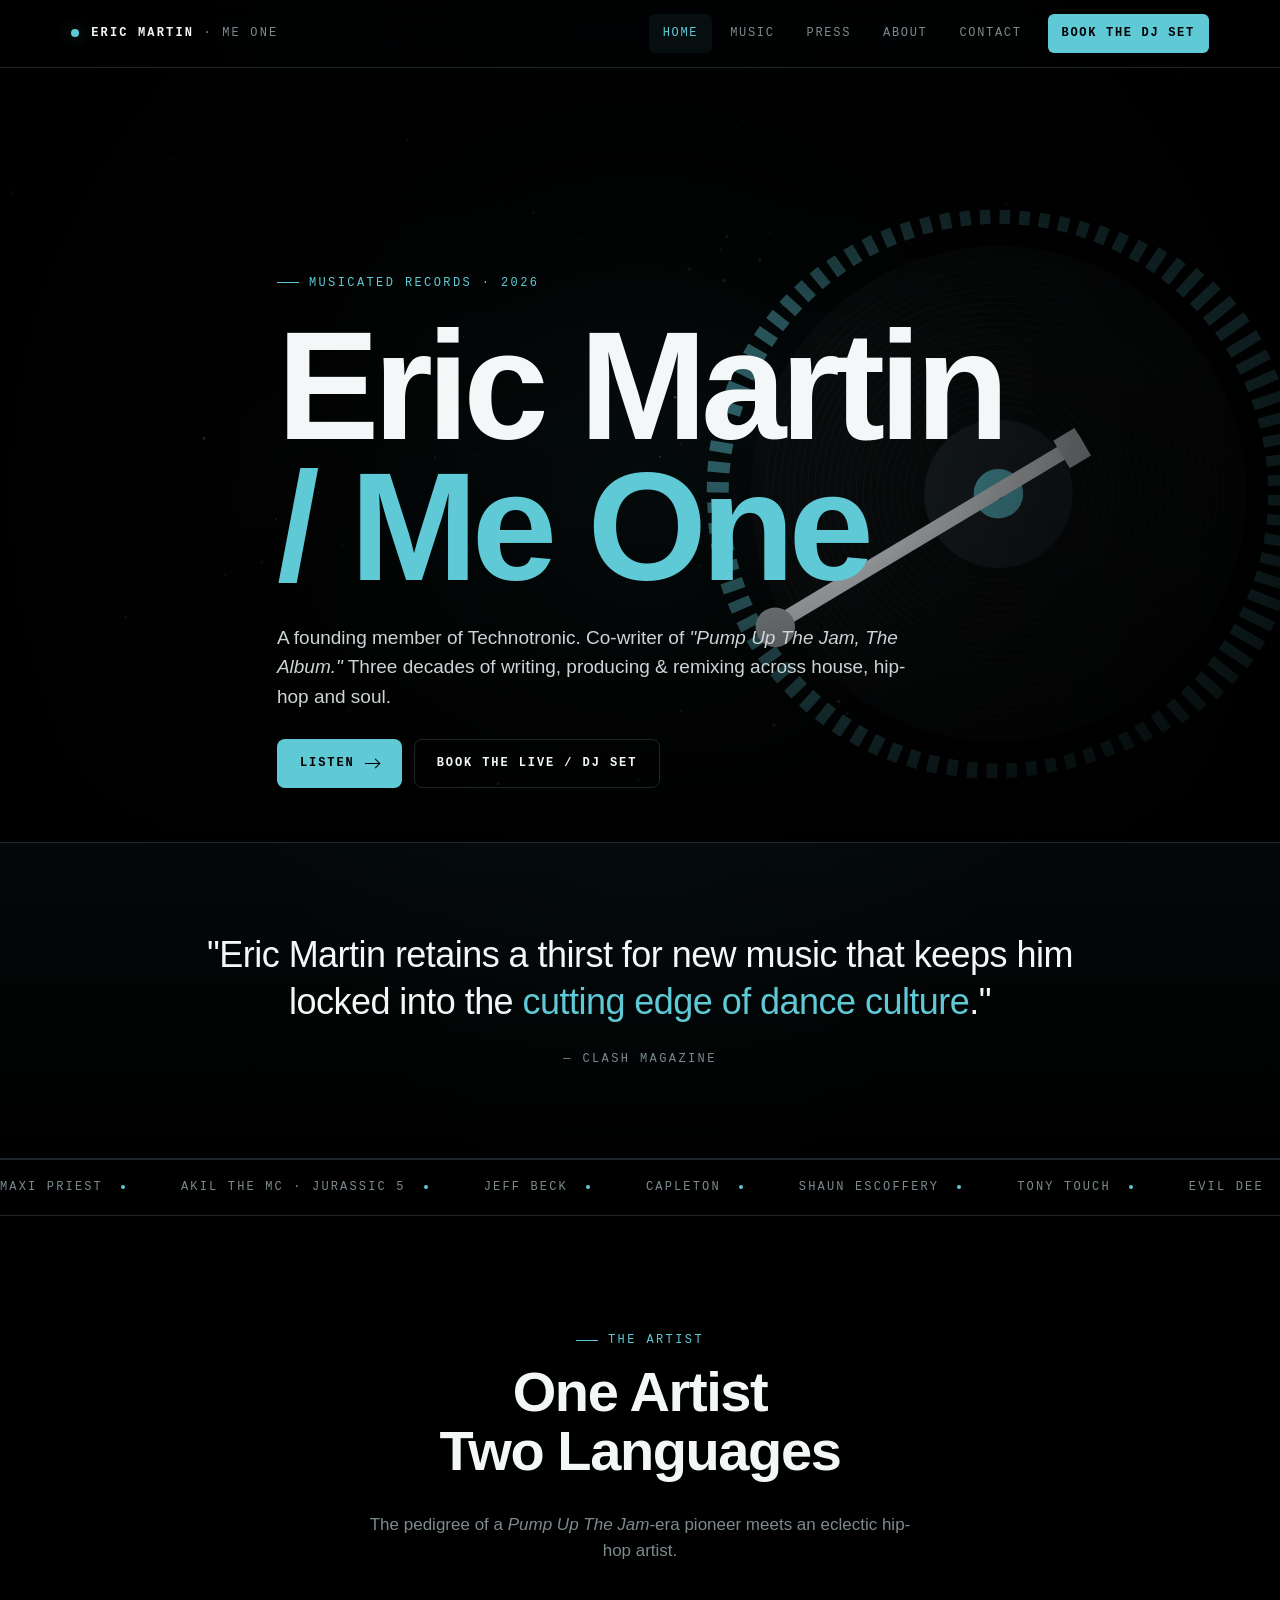
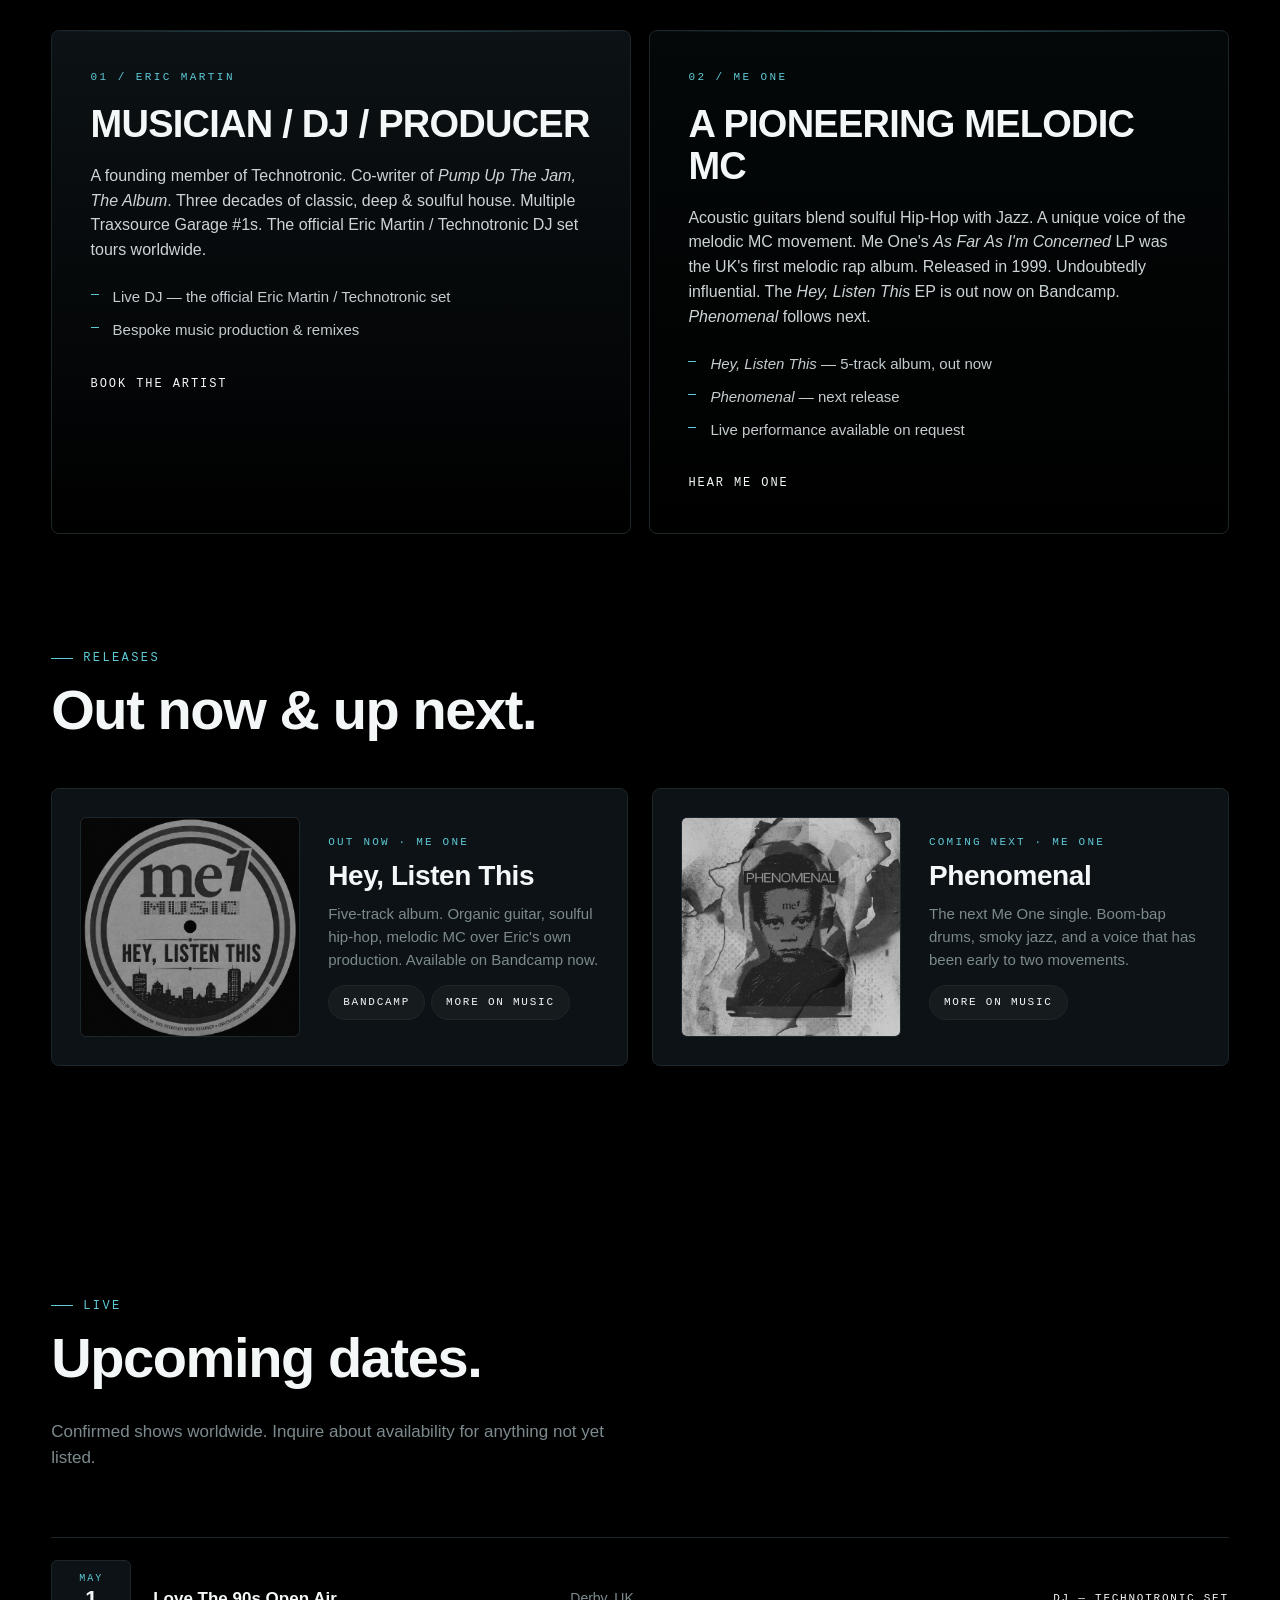
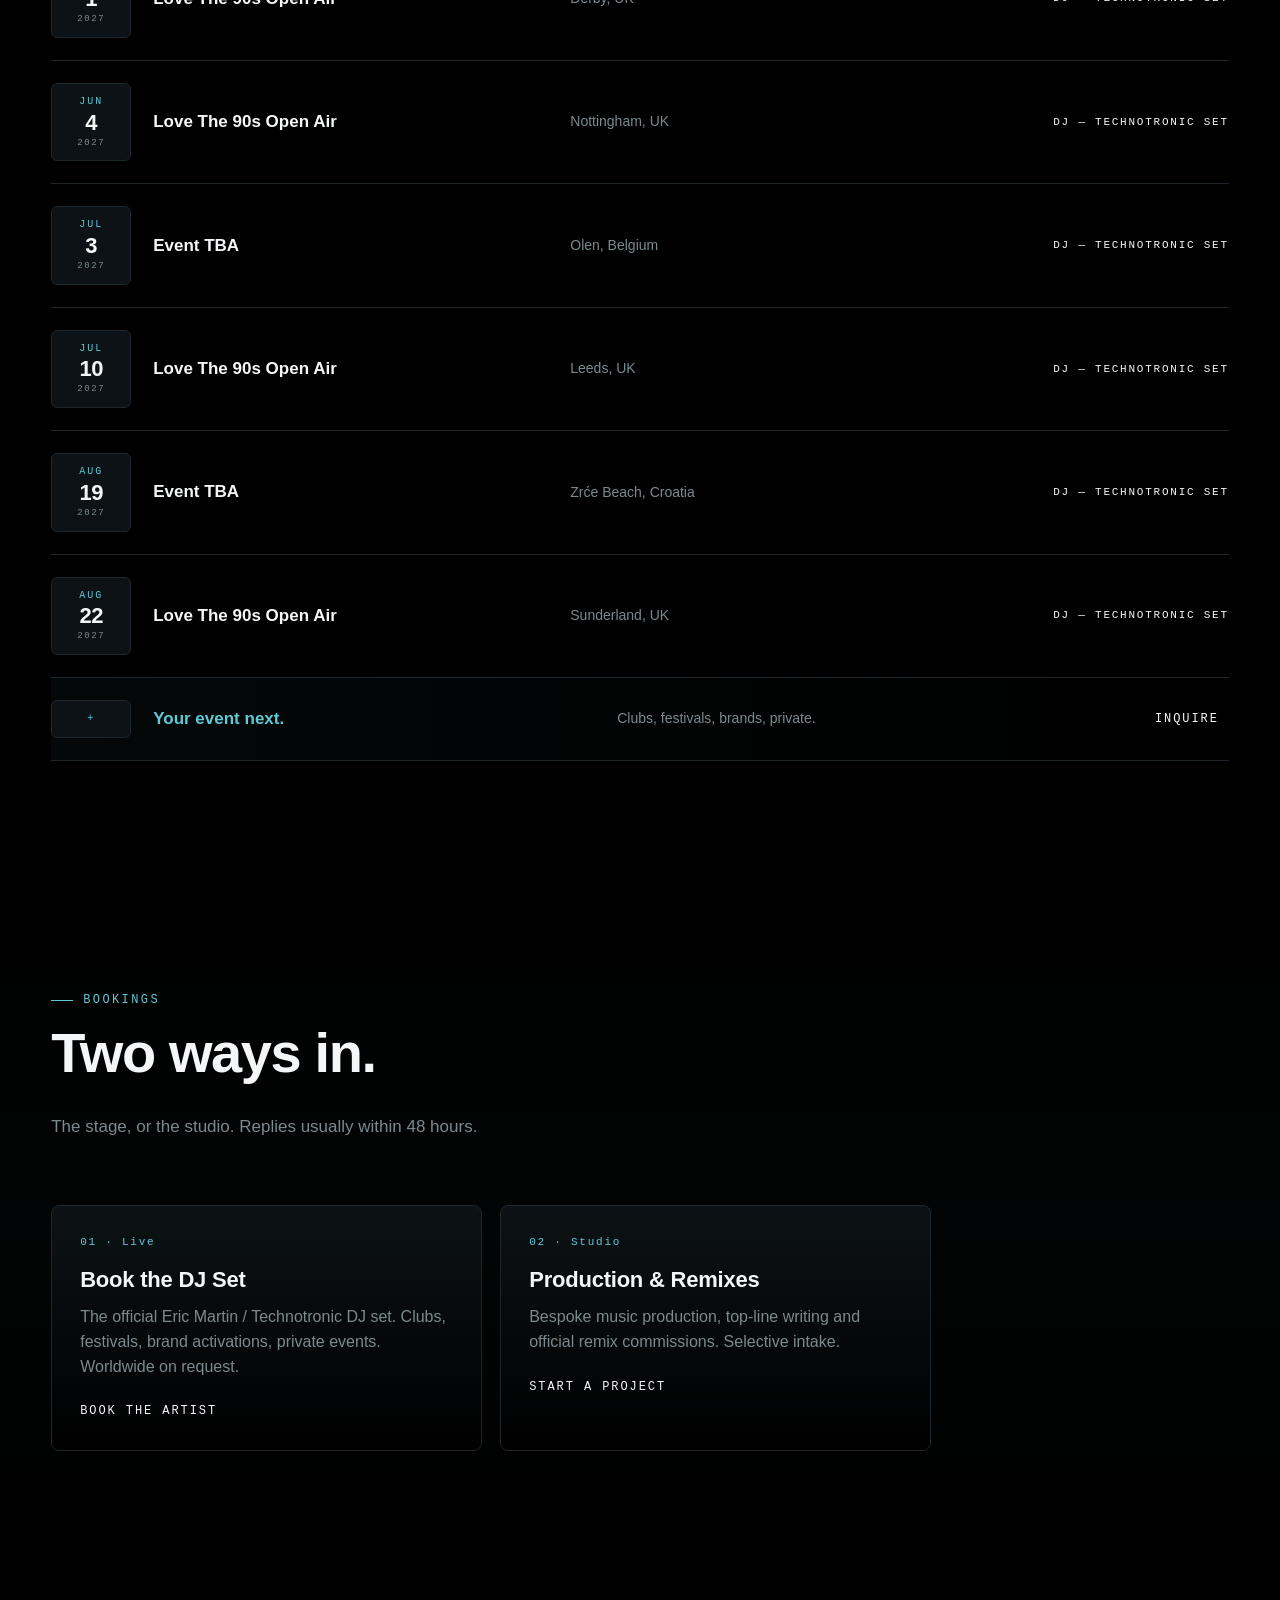
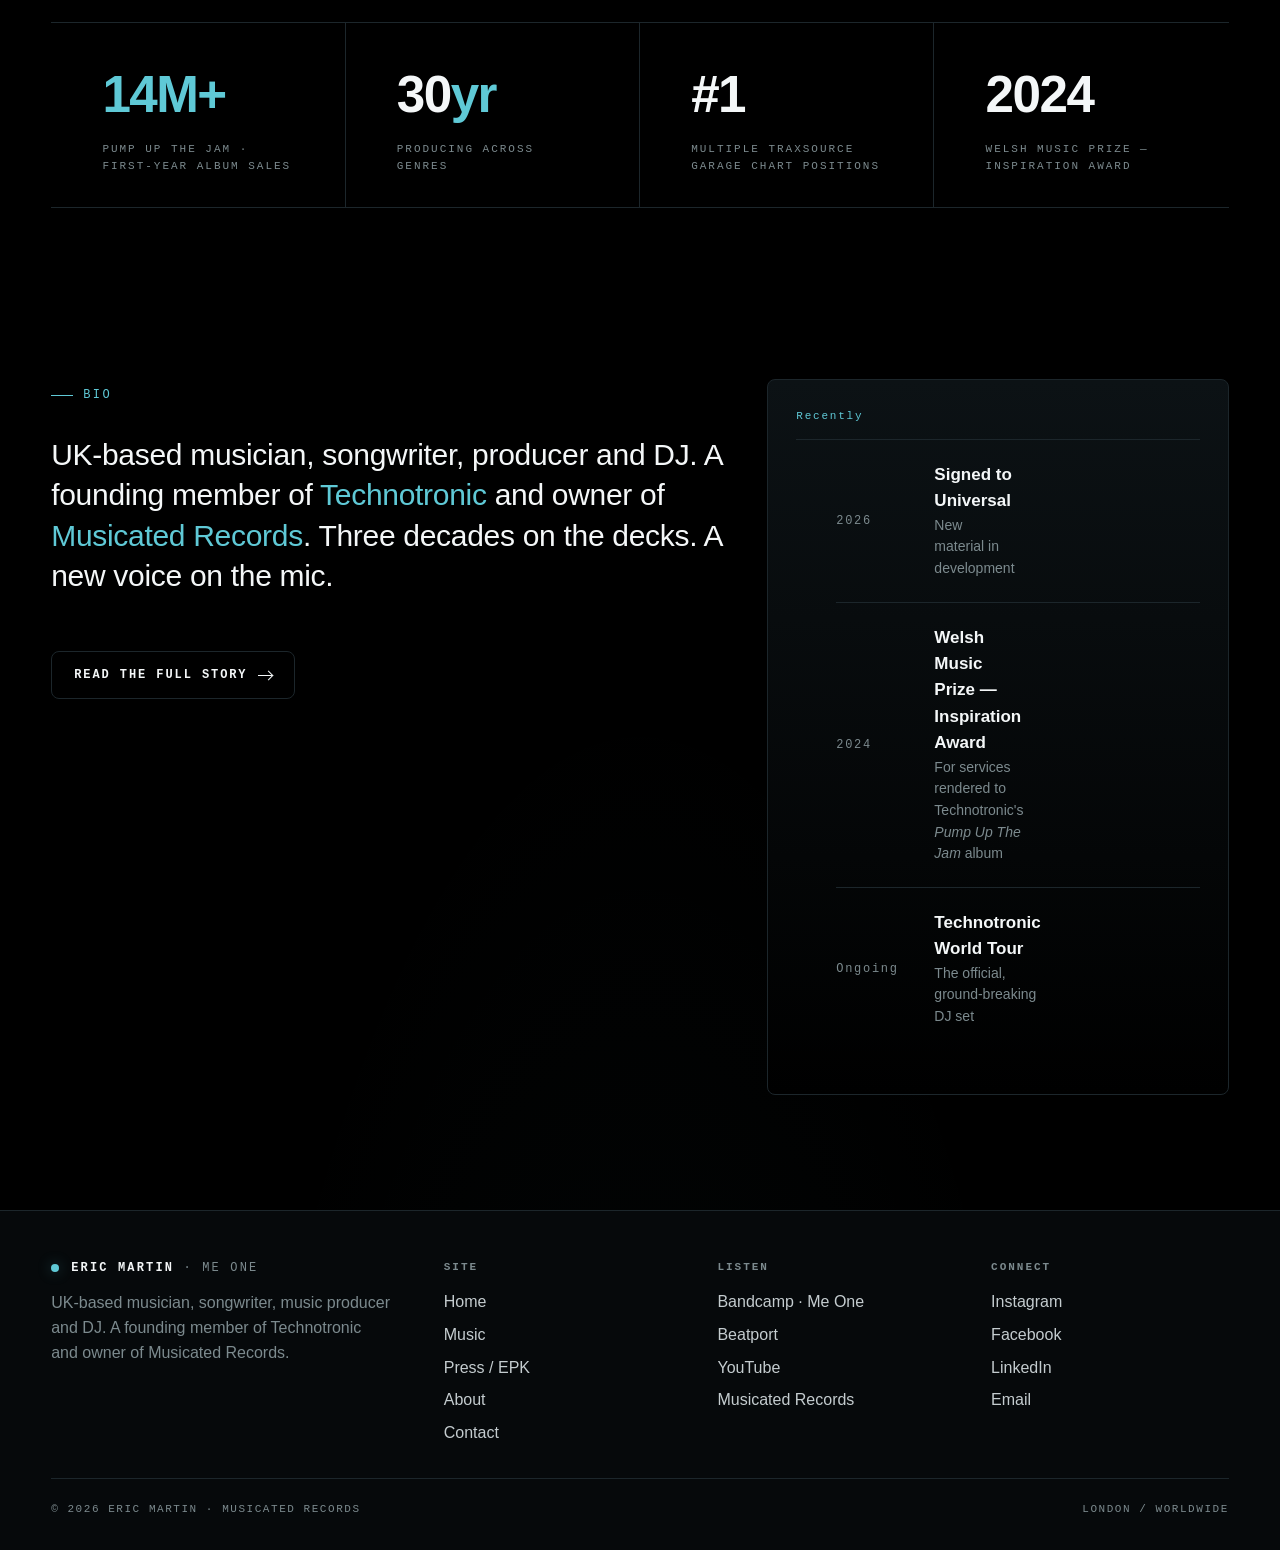
<file: index.html>
<!doctype html>
<html lang="en">
<head>
<meta charset="utf-8" />
<meta name="viewport" content="width=device-width,initial-scale=1" />
<title>Eric Martin · Me One — DJ · Producer · Musicated Records</title>
<meta name="description" content="Eric Martin / Me One — founding member of Technotronic, co-writer of Pump Up The Jam, owner of Musicated Records. Book the official Eric Martin / Technotronic DJ set. Bespoke production, remixes, TV & film sync." />
<link rel="canonical" href="https://www.ericmartinmusic.club/" />

<!-- Open Graph / social previews -->
<meta property="og:title" content="Eric Martin · Me One — DJ · Producer · Musicated Records" />
<meta property="og:description" content="A founding member of Technotronic. Co-writer of Pump Up The Jam. Three decades. Two languages. Book the live DJ set, bespoke production, TV/Film sync." />
<meta property="og:type" content="website" />
<meta property="og:url" content="https://www.ericmartinmusic.club/" />
<meta property="og:site_name" content="Eric Martin · Me One" />
<meta property="og:image" content="https://www.ericmartinmusic.club/assets/og-card.jpg" />
<meta property="og:image:width" content="1200" />
<meta property="og:image:height" content="630" />
<meta property="og:image:alt" content="Eric Martin / Me One — Musicated Records" />

<!-- Twitter / X -->
<meta name="twitter:card" content="summary_large_image" />
<meta name="twitter:title" content="Eric Martin · Me One" />
<meta name="twitter:description" content="Founding member of Technotronic. Three decades. Two languages." />
<meta name="twitter:image" content="https://www.ericmartinmusic.club/assets/og-card.jpg" />

<!-- Theme color (mobile chrome) -->
<meta name="theme-color" content="#0a0a0c" />

<!-- Favicons / touch icons -->
<link rel="icon" href="favicon.ico" sizes="any" />
<link rel="icon" type="image/png" sizes="32x32" href="favicon-32.png" />
<link rel="icon" type="image/png" sizes="16x16" href="favicon-16.png" />
<link rel="apple-touch-icon" sizes="180x180" href="apple-touch-icon.png" />
<link rel="manifest" href="site.webmanifest" />

<link rel="stylesheet" href="assets/styles.css" />
</head>
<body data-page="home">
<div data-slot="header"></div>

<main>
  <!-- HERO -->
  <section class="hero" aria-label="Eric Martin / Me One">
    <canvas id="hero-canvas" class="hero__viz" aria-hidden="true"></canvas>
    <div class="hero__veil" aria-hidden="true"></div>

    <div class="hero__content">
      <span class="hero__eyebrow">Musicated Records · 2026</span>
      <h1 class="hero__title">
        Eric&nbsp;Martin<br />
        <span class="accent">/ Me&nbsp;One</span>
      </h1>
      <p class="hero__sub">
        A founding member of Technotronic. Co-writer of <em>"Pump Up The Jam, The Album."</em>
        Three decades of writing, producing &amp; remixing across house, hip-hop and soul.
      </p>
      <div class="hero__ctas">
        <a href="music.html" class="btn btn--primary">Listen <span class="arrow"></span></a>
        <a href="contact.html#booking" class="btn btn--ghost">Book the Live / DJ Set</a>
      </div>
    </div>
  </section>

  <!-- PRESS PULL QUOTE -->
  <section class="pullquote" aria-label="Press">
    <div class="pullquote__inner">
      <p class="pullquote__text">
        "Eric Martin retains a thirst for new music that keeps him locked into the
        <span class="accent">cutting edge of dance culture</span>."
      </p>
      <p class="pullquote__src">— Clash Magazine</p>
    </div>
  </section>

  <!-- CREDIT TICKER -->
  <div class="ticker" aria-label="Selected credits">
    <div class="ticker__inner">
      <span>Maxi Priest</span>
      <span>Akil The MC · Jurassic 5</span>
      <span>Jeff Beck</span>
      <span>Capleton</span>
      <span>Shaun Escoffery</span>
      <span>Tony Touch</span>
      <span>Evil Dee</span>
      <span>The Roots</span>
      <span>Group Home</span>
      <span>Technotronic</span>
      <!-- duplicate for seamless loop -->
      <span>Maxi Priest</span>
      <span>Akil The MC · Jurassic 5</span>
      <span>Jeff Beck</span>
      <span>Capleton</span>
      <span>Shaun Escoffery</span>
      <span>Tony Touch</span>
      <span>Evil Dee</span>
      <span>The Roots</span>
      <span>Group Home</span>
      <span>Technotronic</span>
    </div>
  </div>

  <!-- TWO PILLARS -->
  <section class="section" id="pillars">
    <div class="section__inner">
      <header class="section__head section__head--center">
        <span class="section__kicker">The artist</span>
        <h2 class="section__title">One Artist<br/><span class="accent">Two Languages</span></h2>
        <p class="section__sub">
          The pedigree of a <em>Pump Up The Jam</em>-era pioneer meets an eclectic hip-hop artist.
        </p>
      </header>

      <div class="pillars">
        <article class="pillar">
          <div class="pillar__label">01 / ERIC&nbsp;MARTIN</div>
          <h3>MUSICIAN / DJ / PRODUCER</h3>
          <p>
            A founding member of Technotronic. Co-writer of <em>Pump Up The Jam, The Album</em>.
            Three decades of classic, deep &amp; soulful house. Multiple Traxsource Garage #1s.
            The official Eric Martin / Technotronic DJ set tours worldwide.
          </p>
          <ul class="pillar__list">
            <li>Live DJ — the official Eric Martin / Technotronic set</li>
            <li>Bespoke music production &amp; remixes</li>
          </ul>
          <a href="contact.html#booking" class="card__link">Book the artist <span class="arrow"></span></a>
        </article>

        <article class="pillar pillar--alt">
          <div class="pillar__label">02 / ME&nbsp;ONE</div>
          <h3>A PIONEERING MELODIC MC</h3>
          <p>
            Acoustic guitars blend soulful Hip-Hop with Jazz. A unique voice of the
            melodic MC movement. Me One's <em>As Far As I'm Concerned</em> LP was the
            UK's first melodic rap album. Released in 1999. Undoubtedly influential.
            The <em>Hey, Listen This</em> EP is out now on Bandcamp.
            <em>Phenomenal</em> follows next.
          </p>
          <ul class="pillar__list">
            <li><em>Hey, Listen This</em> — 5-track album, out now</li>
            <li><em>Phenomenal</em> — next release</li>
            <li>Live performance available on request</li>
          </ul>
          <a href="music.html" class="card__link">Hear Me One <span class="arrow"></span></a>
        </article>
      </div>
    </div>
  </section>

  <!-- FEATURED RELEASES -->
  <section class="section" style="padding-top:0">
    <div class="section__inner">
      <header class="section__head">
        <span class="section__kicker">Releases</span>
        <h2 class="section__title">Out now &amp; up next.</h2>
      </header>

      <div class="releases-grid">
        <article class="release-card">
          <div class="release-card__cover release-card__cover--hey-listen">
            <img src="assets/hey-listen-this.jpg" alt="Hey, Listen This — Me One" onerror="this.style.display='none';this.parentNode.classList.add('release-card__cover--fallback');this.parentNode.dataset.fallback='HEY, LISTEN THIS';" />
          </div>
          <div class="release-card__meta">
            <div class="release-card__label">Out now · Me One</div>
            <h3>Hey, Listen This</h3>
            <p>Five-track album. Organic guitar, soulful hip-hop, melodic MC over Eric's own production. Available on Bandcamp now.</p>
            <div class="release-card__platforms">
              <a class="platform-pill" href="https://meone.bandcamp.com" target="_blank" rel="noopener">Bandcamp</a>
              <a class="platform-pill" href="music.html">More on Music</a>
            </div>
          </div>
        </article>

        <article class="release-card">
          <div class="release-card__cover release-card__cover--phenomenal">
            <img src="assets/phenomenal.jpg" alt="Phenomenal — Me One" onerror="this.style.display='none';this.parentNode.classList.add('release-card__cover--fallback');this.parentNode.dataset.fallback='PHENOMENAL';" />
          </div>
          <div class="release-card__meta">
            <div class="release-card__label">Coming next · Me One</div>
            <h3>Phenomenal</h3>
            <p>The next Me One single. Boom-bap drums, smoky jazz, and a voice that has been early to two movements.</p>
            <div class="release-card__platforms">
              <a class="platform-pill" href="music.html">More on Music</a>
            </div>
          </div>
        </article>
      </div>
    </div>
  </section>

  <!-- UPCOMING GIGS -->
  <section class="section" id="gigs">
    <div class="section__inner">
      <header class="section__head">
        <span class="section__kicker">Live</span>
        <h2 class="section__title">Upcoming dates.</h2>
        <p class="section__sub">Confirmed shows worldwide. Inquire about availability for anything not yet listed.</p>
      </header>

      <!-- Dates are loaded from assets/gigs.js — past dates auto-drop the day after.
           To add a show, edit the GIGS list at the top of that file. -->
      <ul class="gigs" id="gigs-list"></ul>
    </div>
  </section>

  <!-- BOOK THE ARTIST -->
  <section class="section section--alt">
    <div class="section__inner">
      <header class="section__head">
        <span class="section__kicker">Bookings</span>
        <h2 class="section__title">Two ways in.</h2>
        <p class="section__sub">The stage, or the studio. Replies usually within 48 hours.</p>
      </header>

      <div class="grid-2-cards">
        <article class="card">
          <div class="card__num">01 · Live</div>
          <h3>Book the DJ Set</h3>
          <p>The official Eric Martin / Technotronic DJ set. Clubs, festivals, brand activations, private events. Worldwide on request.</p>
          <a class="card__link" href="contact.html#booking">Book the artist <span class="arrow"></span></a>
        </article>

        <article class="card">
          <div class="card__num">02 · Studio</div>
          <h3>Production &amp; Remixes</h3>
          <p>Bespoke music production, top-line writing and official remix commissions. Selective intake.</p>
          <a class="card__link" href="contact.html#production">Start a project <span class="arrow"></span></a>
        </article>
      </div>
    </div>
  </section>

  <!-- STATS -->
  <section class="section" style="padding-top:0">
    <div class="section__inner">
      <div class="stats">
        <div class="stat">
          <div class="stat__num"><span class="accent">14M+</span></div>
          <div class="stat__label">Pump Up The Jam · first-year album sales</div>
        </div>
        <div class="stat">
          <div class="stat__num">30<span class="accent">yr</span></div>
          <div class="stat__label">Producing across genres</div>
        </div>
        <div class="stat">
          <div class="stat__num">#1</div>
          <div class="stat__label">Multiple Traxsource Garage chart positions</div>
        </div>
        <div class="stat">
          <div class="stat__num">2024</div>
          <div class="stat__label">Welsh Music Prize — Inspiration Award</div>
        </div>
      </div>
    </div>
  </section>

  <!-- BIO TEASER -->
  <section class="section" style="padding-top:0">
    <div class="section__inner">
      <div class="grid-2">
        <div>
          <span class="section__kicker">Bio</span>
          <p class="bio__lead">
            UK-based musician, songwriter, producer and DJ.
            A founding member of <span class="accent">Technotronic</span> and owner of
            <span class="accent">Musicated Records</span>.
            Three decades on the decks. A new voice on the mic.
          </p>
          <a href="about.html" class="btn btn--ghost" style="margin-top:24px">Read the full story <span class="arrow"></span></a>
        </div>
        <div class="card">
          <div class="card__num">Recently</div>
          <ul class="disco" style="margin-top:14px">
            <li class="disco__row">
              <div class="disco__year">2026</div>
              <div>
                <div class="disco__title">Signed to Universal</div>
                <div class="disco__notes">New material in development</div>
              </div>
            </li>
            <li class="disco__row">
              <div class="disco__year">2024</div>
              <div>
                <div class="disco__title">Welsh Music Prize — Inspiration Award</div>
                <div class="disco__notes">For services rendered to Technotronic's <em>Pump Up The Jam</em> album</div>
              </div>
            </li>
            <li class="disco__row" style="border-bottom:0">
              <div class="disco__year">Ongoing</div>
              <div>
                <div class="disco__title">Technotronic World Tour</div>
                <div class="disco__notes">The official, ground-breaking DJ set</div>
              </div>
            </li>
          </ul>
        </div>
      </div>
    </div>
  </section>
</main>

<div data-slot="footer"></div>

<script src="assets/main.js"></script>
<script src="assets/hero-viz.js"></script>
<script src="assets/gigs.js"></script>
</body>
</html>
</file>
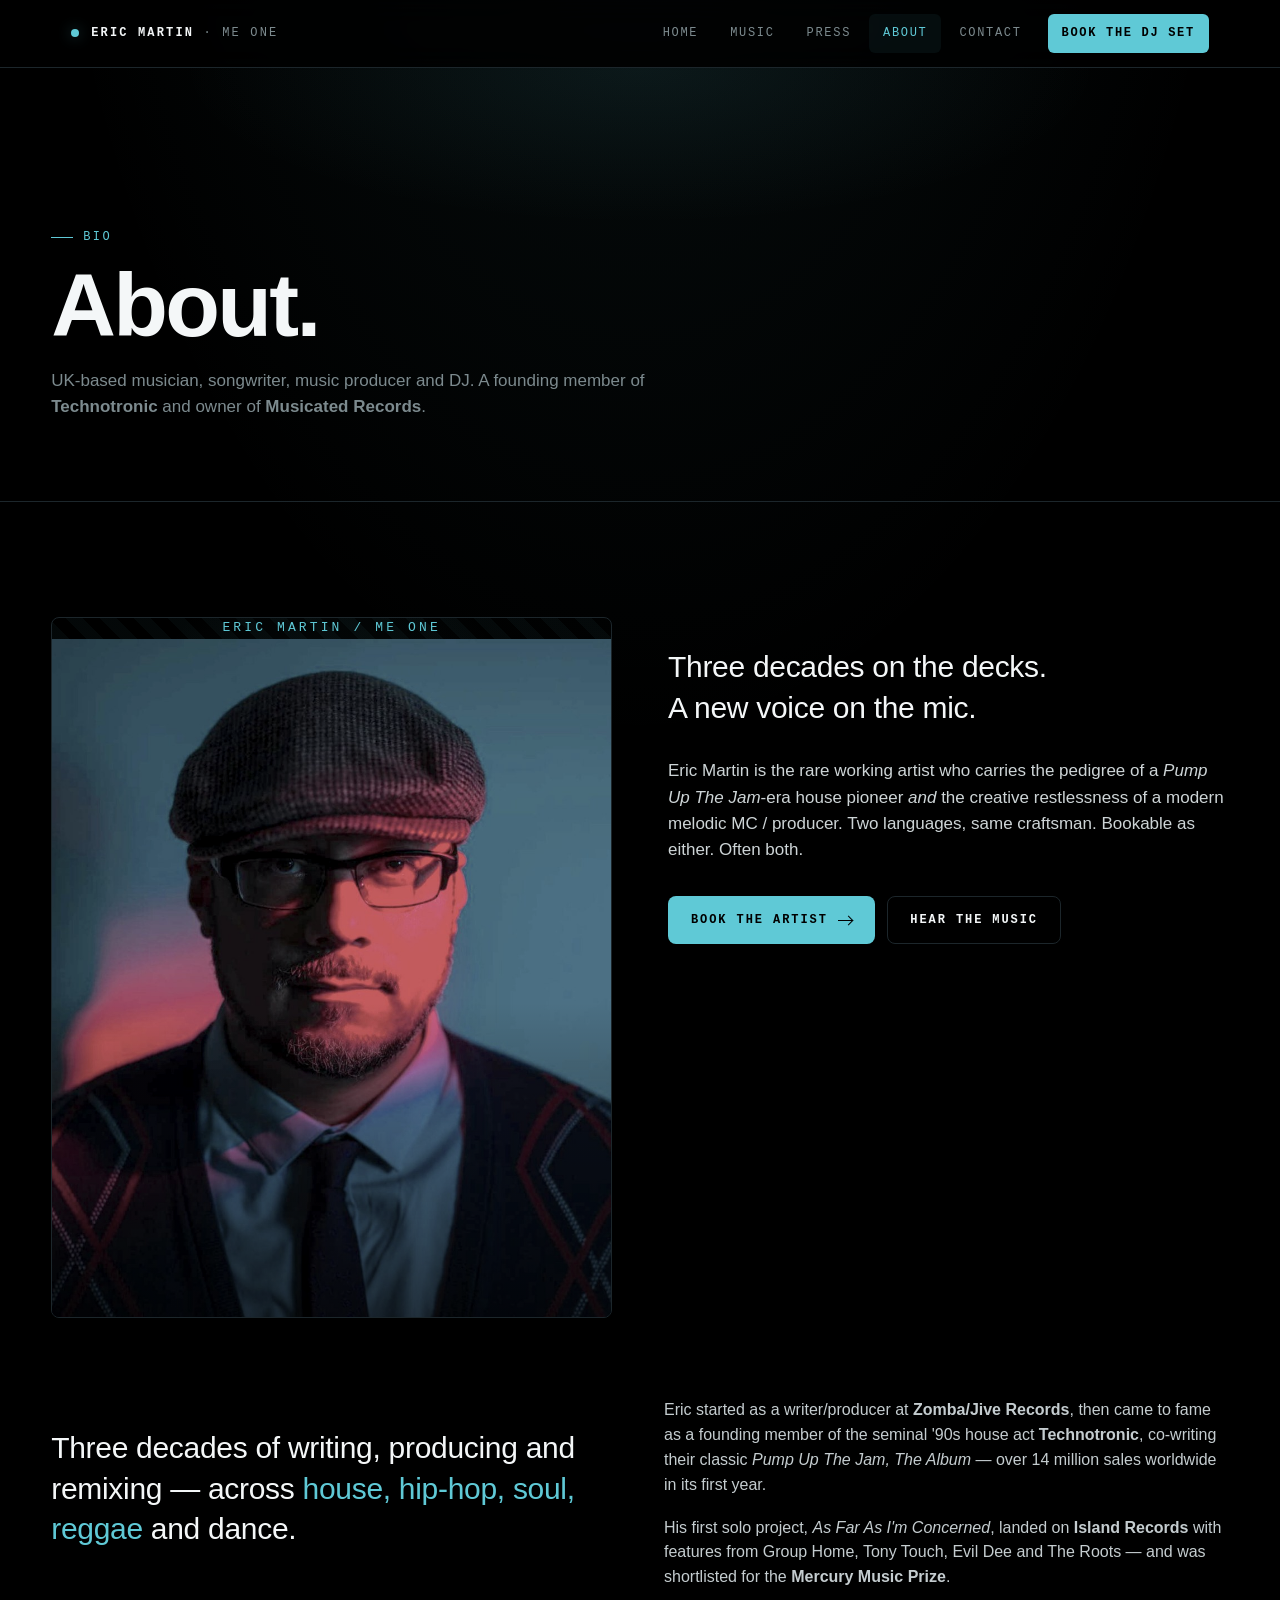
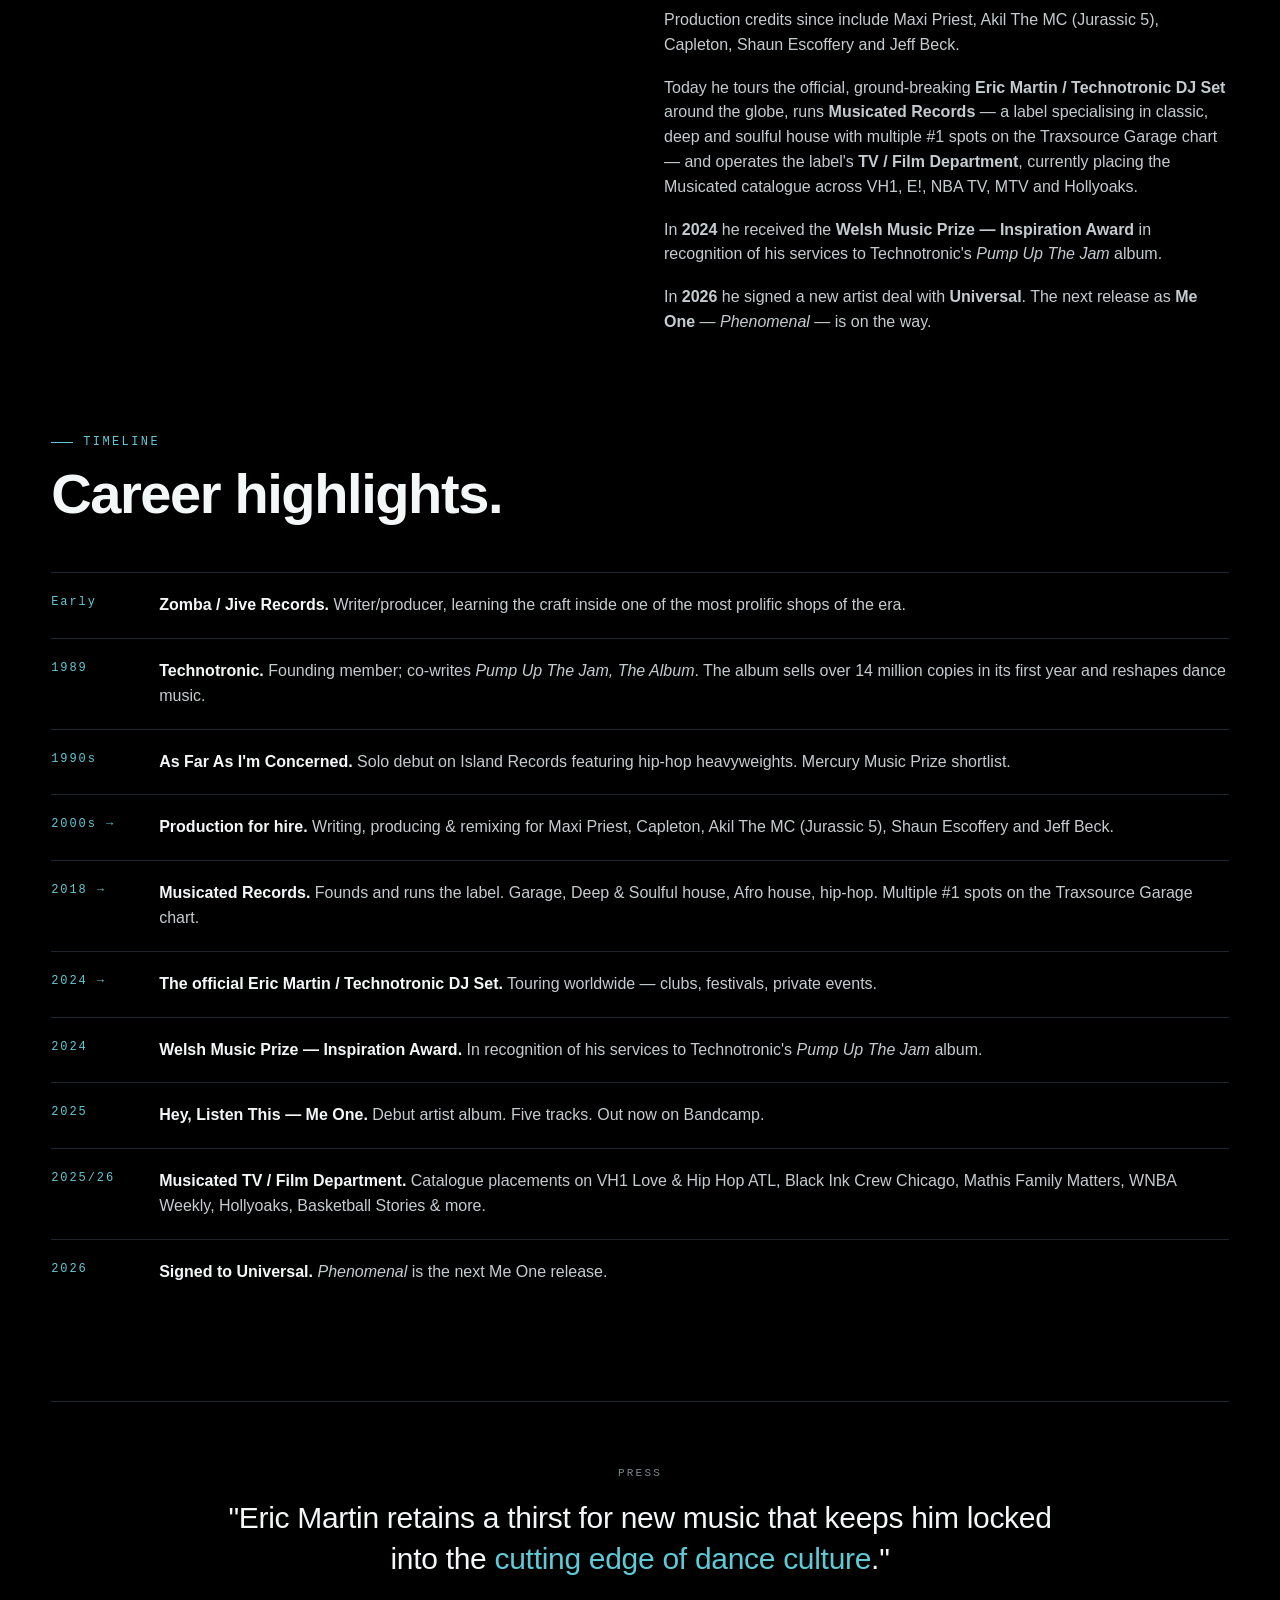
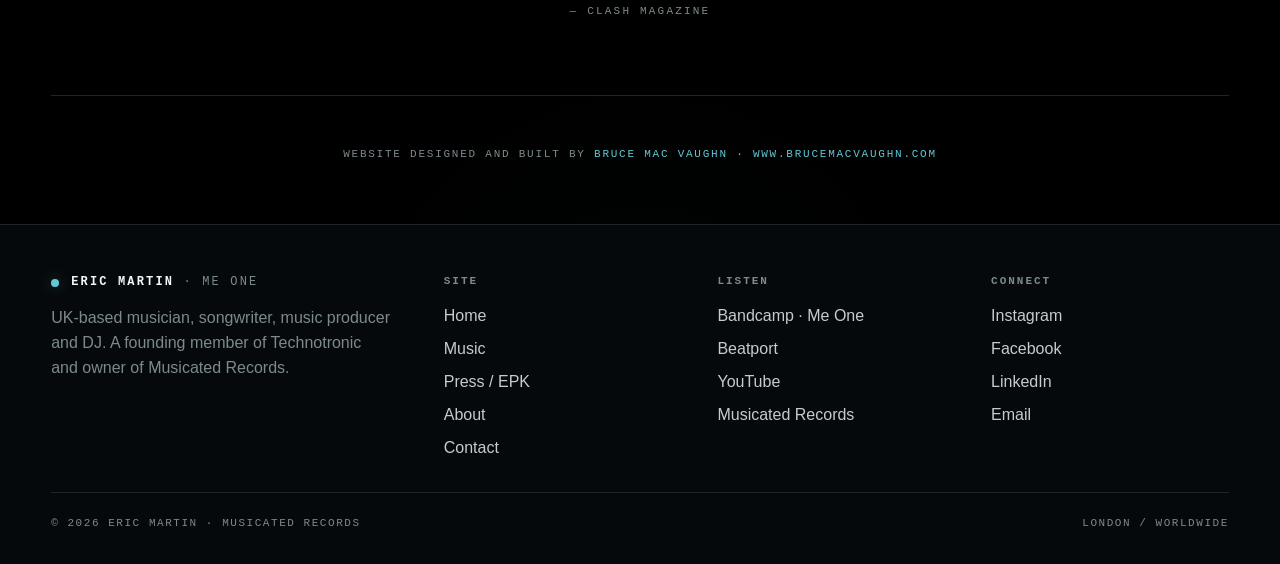
<file: about.html>
<!doctype html>
<html lang="en">
<head>
<meta charset="utf-8" />
<meta name="viewport" content="width=device-width,initial-scale=1" />
<title>About · Eric Martin / Me One</title>
<meta name="description" content="The story of Eric Martin — UK-based musician, songwriter, producer and DJ. Founding member of Technotronic. Owner of Musicated Records." />
<link rel="canonical" href="https://www.ericmartinmusic.club/about.html" />

<meta property="og:title" content="About · Eric Martin / Me One" />
<meta property="og:description" content="Three decades on the decks. A new voice on the mic." />
<meta property="og:type" content="profile" />
<meta property="og:url" content="https://www.ericmartinmusic.club/about.html" />
<meta property="og:image" content="https://www.ericmartinmusic.club/assets/og-card.jpg" />
<meta property="og:image:width" content="1200" />
<meta property="og:image:height" content="630" />
<meta name="twitter:card" content="summary_large_image" />
<meta name="twitter:image" content="https://www.ericmartinmusic.club/assets/og-card.jpg" />
<meta name="theme-color" content="#0a0a0c" />

<link rel="icon" href="favicon.ico" sizes="any" />
<link rel="icon" type="image/png" sizes="32x32" href="favicon-32.png" />
<link rel="icon" type="image/png" sizes="16x16" href="favicon-16.png" />
<link rel="apple-touch-icon" sizes="180x180" href="apple-touch-icon.png" />
<link rel="manifest" href="site.webmanifest" />

<link rel="stylesheet" href="assets/styles.css" />
</head>
<body data-page="about">
<div data-slot="header"></div>

<main>
  <section class="page-hero">
    <div class="page-hero__inner">
      <span class="hero__eyebrow">Bio</span>
      <h1>About.</h1>
      <p>
        UK-based musician, songwriter, music producer and DJ.
        A founding member of <b>Technotronic</b> and owner of <b>Musicated Records</b>.
      </p>
    </div>
  </section>

  <!-- BIO + PHOTO -->
  <section class="section" style="padding-bottom:48px">
    <div class="section__inner">
      <div class="bio-photo">
        <div class="bio-photo__img bio-photo__img-fallback">
          <img src="assets/eric-photo.jpg" alt="Eric Martin"
               onerror="this.style.display='none';" />
        </div>
        <div>
          <p class="bio-photo__lead bio__lead">
            Three decades on the decks.<br />
            A new voice on the mic.
          </p>
          <p style="color:#cdd4d6;font-size:17px;margin-top:24px">
            Eric Martin is the rare working artist who carries the pedigree of a
            <em>Pump Up The Jam</em>-era house pioneer <em>and</em> the creative restlessness of a
            <span class="accent">modern melodic MC / producer</span>.
            Two languages, same craftsman. Bookable as either. Often both.
          </p>
          <div style="margin-top:32px">
            <a href="contact.html#booking" class="btn btn--primary">Book the artist <span class="arrow"></span></a>
            <a href="music.html" class="btn btn--ghost" style="margin-left:8px">Hear the music</a>
          </div>
        </div>
      </div>

      <!-- Body bio -->
      <div class="bio" style="margin-top:80px">
        <div>
          <p class="bio__lead">
            Three decades of writing, producing and remixing — across
            <span class="accent">house, hip-hop, soul, reggae</span> and dance.
          </p>
        </div>

        <div class="bio__body">
          <p>
            Eric started as a writer/producer at <b>Zomba/Jive Records</b>, then came to fame as a
            founding member of the seminal '90s house act <b>Technotronic</b>, co-writing their classic
            <em>Pump Up The Jam, The Album</em> — over 14 million sales worldwide in its first year.
          </p>
          <p>
            His first solo project, <em>As Far As I'm Concerned</em>, landed on <b>Island Records</b> with
            features from Group Home, Tony Touch, Evil Dee and The Roots — and was
            shortlisted for the <b>Mercury Music Prize</b>.
          </p>
          <p>
            Production credits since include Maxi Priest, Akil The MC (Jurassic 5), Capleton,
            Shaun Escoffery and Jeff Beck.
          </p>
          <p>
            Today he tours the official, ground-breaking <b>Eric Martin / Technotronic DJ Set</b>
            around the globe, runs <b>Musicated Records</b> — a label specialising in classic, deep
            and soulful house with multiple #1 spots on the Traxsource Garage chart — and operates
            the label's <b>TV / Film Department</b>, currently placing the Musicated catalogue across
            VH1, E!, NBA TV, MTV and Hollyoaks.
          </p>
          <p>
            In <b>2024</b> he received the <b>Welsh Music Prize — Inspiration Award</b> in recognition
            of his services to Technotronic's <em>Pump Up The Jam</em> album.
          </p>
          <p>
            In <b>2026</b> he signed a new artist deal with <b>Universal</b>.
            The next release as <b>Me One</b> — <em>Phenomenal</em> — is on the way.
          </p>
        </div>
      </div>

      <!-- TIMELINE -->
      <div style="margin-top:80px">
        <header class="section__head">
          <span class="section__kicker">Timeline</span>
          <h2 class="section__title">Career highlights.</h2>
        </header>

        <div class="timeline">
          <div class="timeline__row">
            <div class="timeline__year">Early</div>
            <div class="timeline__what"><b>Zomba / Jive Records.</b> Writer/producer, learning the craft inside one of the most prolific shops of the era.</div>
          </div>
          <div class="timeline__row">
            <div class="timeline__year">1989</div>
            <div class="timeline__what"><b>Technotronic.</b> Founding member; co-writes <em>Pump Up The Jam, The Album</em>. The album sells over 14 million copies in its first year and reshapes dance music.</div>
          </div>
          <div class="timeline__row">
            <div class="timeline__year">1990s</div>
            <div class="timeline__what"><b>As Far As I'm Concerned.</b> Solo debut on Island Records featuring hip-hop heavyweights. Mercury Music Prize shortlist.</div>
          </div>
          <div class="timeline__row">
            <div class="timeline__year">2000s →</div>
            <div class="timeline__what"><b>Production for hire.</b> Writing, producing &amp; remixing for Maxi Priest, Capleton, Akil The MC (Jurassic 5), Shaun Escoffery and Jeff Beck.</div>
          </div>
          <div class="timeline__row">
            <div class="timeline__year">2018 →</div>
            <div class="timeline__what"><b>Musicated Records.</b> Founds and runs the label. Garage, Deep &amp; Soulful house, Afro house, hip-hop. Multiple #1 spots on the Traxsource Garage chart.</div>
          </div>
          <div class="timeline__row">
            <div class="timeline__year">2024 →</div>
            <div class="timeline__what"><b>The official Eric Martin / Technotronic DJ Set.</b> Touring worldwide — clubs, festivals, private events.</div>
          </div>
          <div class="timeline__row">
            <div class="timeline__year">2024</div>
            <div class="timeline__what"><b>Welsh Music Prize — Inspiration Award.</b> In recognition of his services to Technotronic's <em>Pump Up The Jam</em> album.</div>
          </div>
          <div class="timeline__row">
            <div class="timeline__year">2025</div>
            <div class="timeline__what"><b>Hey, Listen This — Me One.</b> Debut artist album. Five tracks. Out now on Bandcamp.</div>
          </div>
          <div class="timeline__row">
            <div class="timeline__year">2025/26</div>
            <div class="timeline__what"><b>Musicated TV / Film Department.</b> Catalogue placements on VH1 Love &amp; Hip Hop ATL, Black Ink Crew Chicago, Mathis Family Matters, WNBA Weekly, Hollyoaks, Basketball Stories &amp; more.</div>
          </div>
          <div class="timeline__row">
            <div class="timeline__year">2026</div>
            <div class="timeline__what"><b>Signed to Universal.</b> <em>Phenomenal</em> is the next Me One release.</div>
          </div>
        </div>
      </div>

      <!-- PULL QUOTE -->
      <div style="margin-top:96px;border-top:1px solid var(--line);border-bottom:1px solid var(--line);padding:64px 0;text-align:center">
        <p class="bio__lead" style="max-width:840px;margin:0 auto">
          <span class="muted mono" style="display:block;margin-bottom:18px;font-size:11px;letter-spacing:.2em;text-transform:uppercase">Press</span>
          "Eric Martin retains a thirst for new music that keeps him locked into the
          <span class="accent">cutting edge of dance culture</span>."
        </p>
        <p class="muted mono" style="font-size:11px;letter-spacing:.2em;text-transform:uppercase;margin-top:24px">— Clash Magazine</p>
      </div>

      <!-- DESIGN CREDIT -->
      <p class="muted mono" style="text-align:center;margin-top:48px;font-size:11px;letter-spacing:.16em;text-transform:uppercase;line-height:1.9">
        Website designed and built by
        <a href="https://brucemacvaughn.com" target="_blank" rel="noopener" style="color:var(--teal)">Bruce&nbsp;Mac&nbsp;Vaughn · www.brucemacvaughn.com</a>
      </p>
    </div>
  </section>
</main>

<div data-slot="footer"></div>
<script src="assets/main.js"></script>
</body>
</html>
</file>
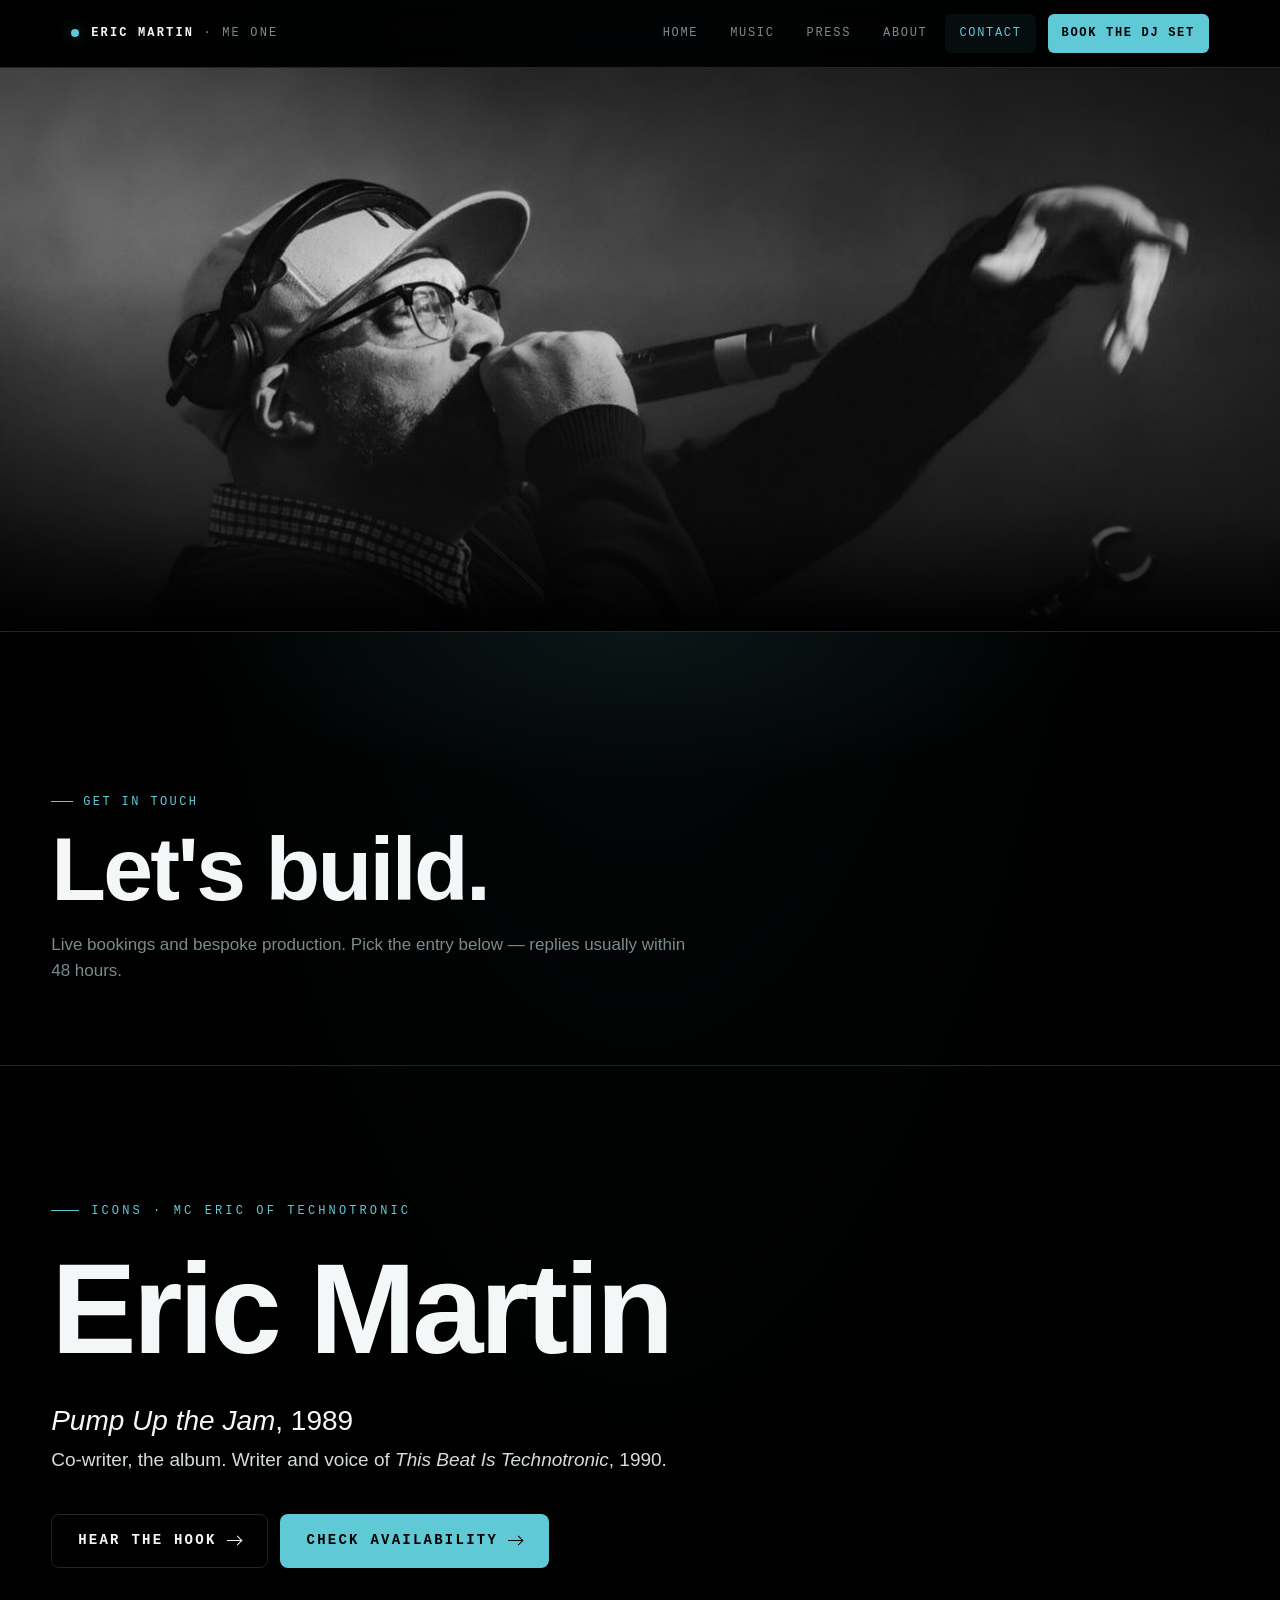
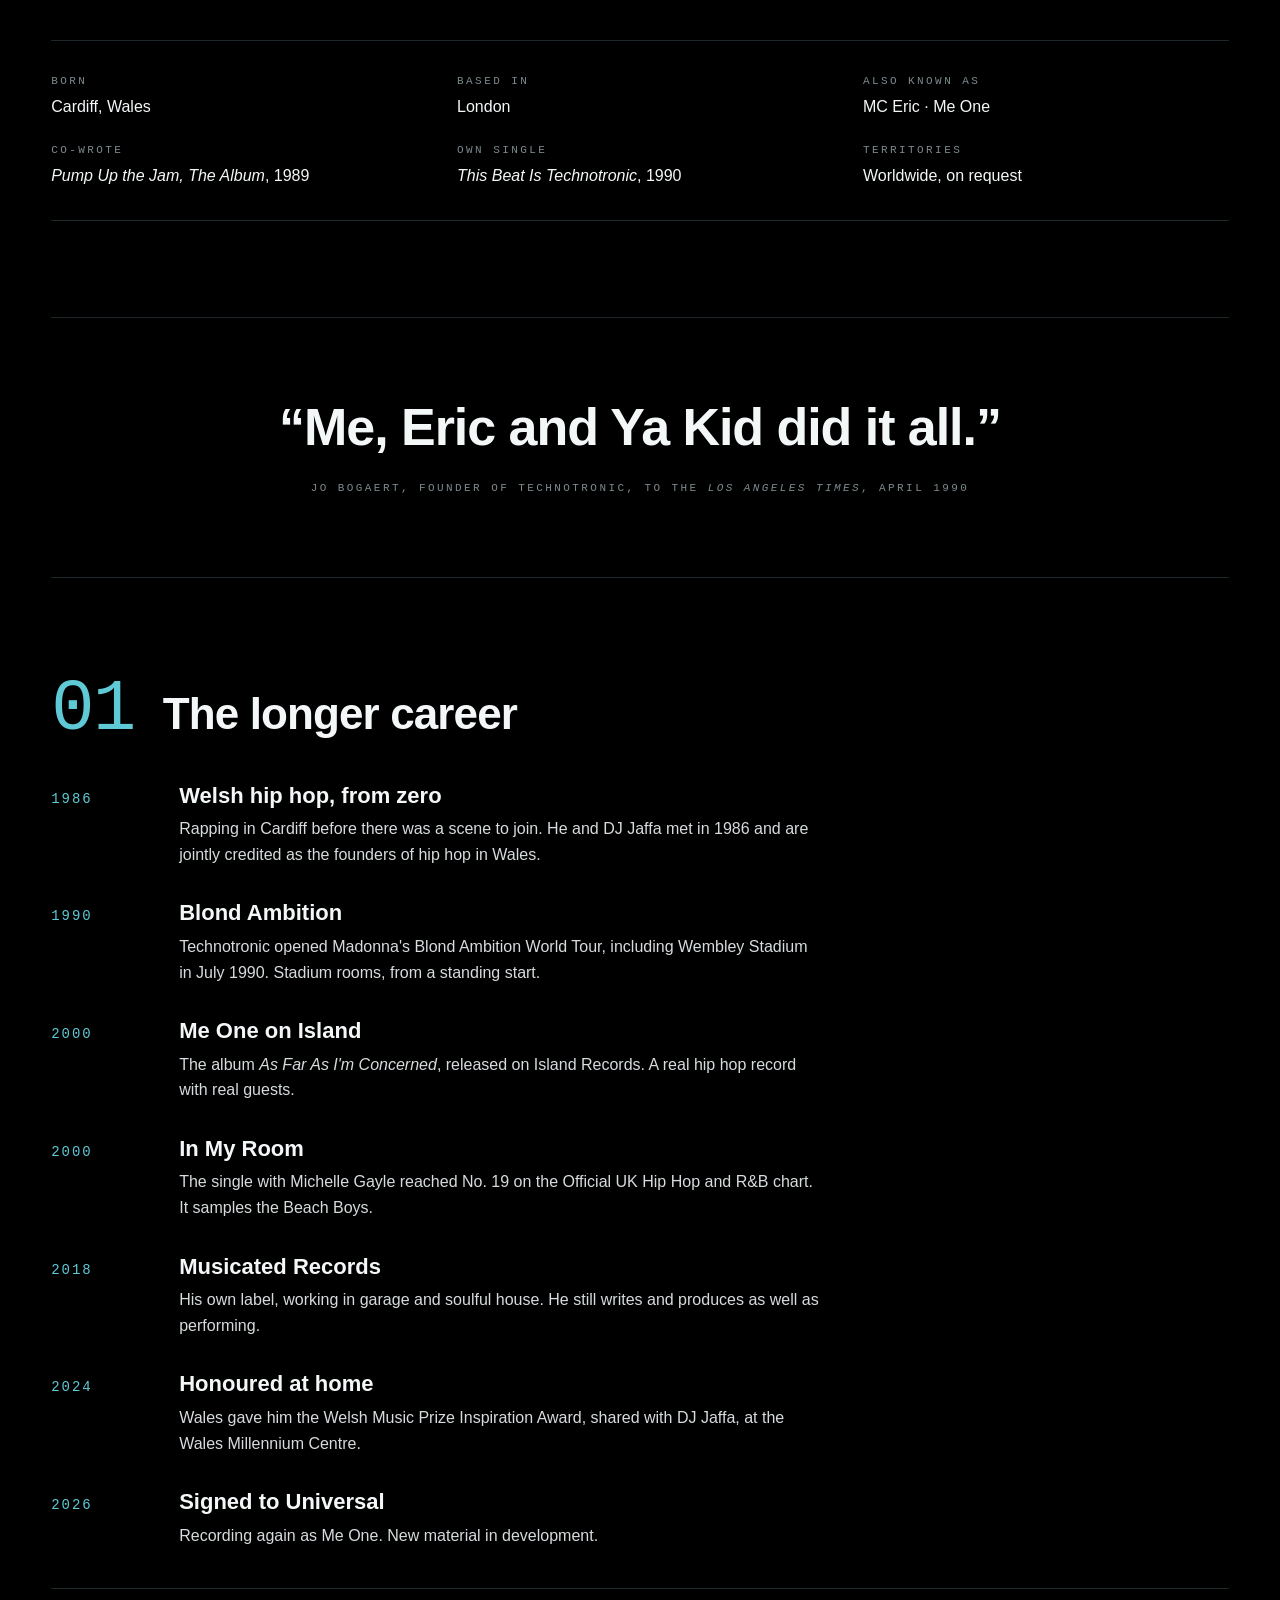
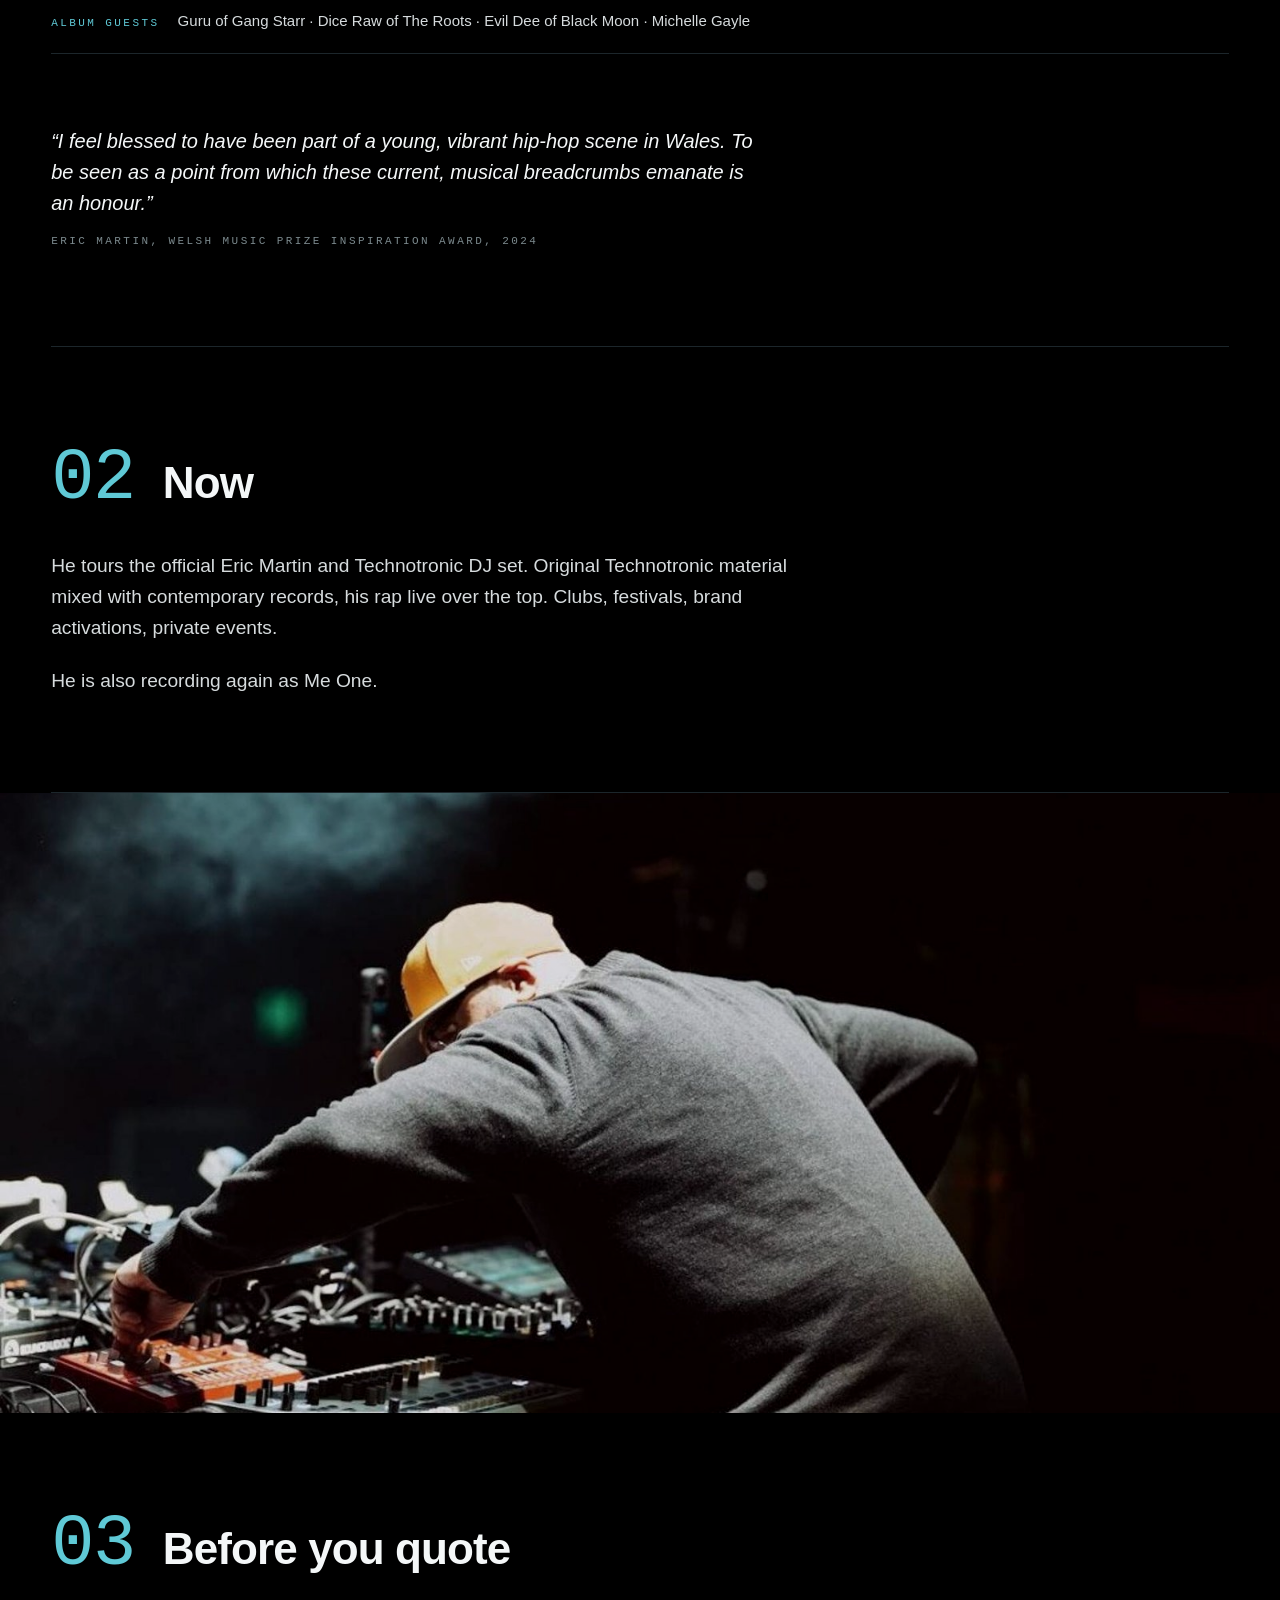
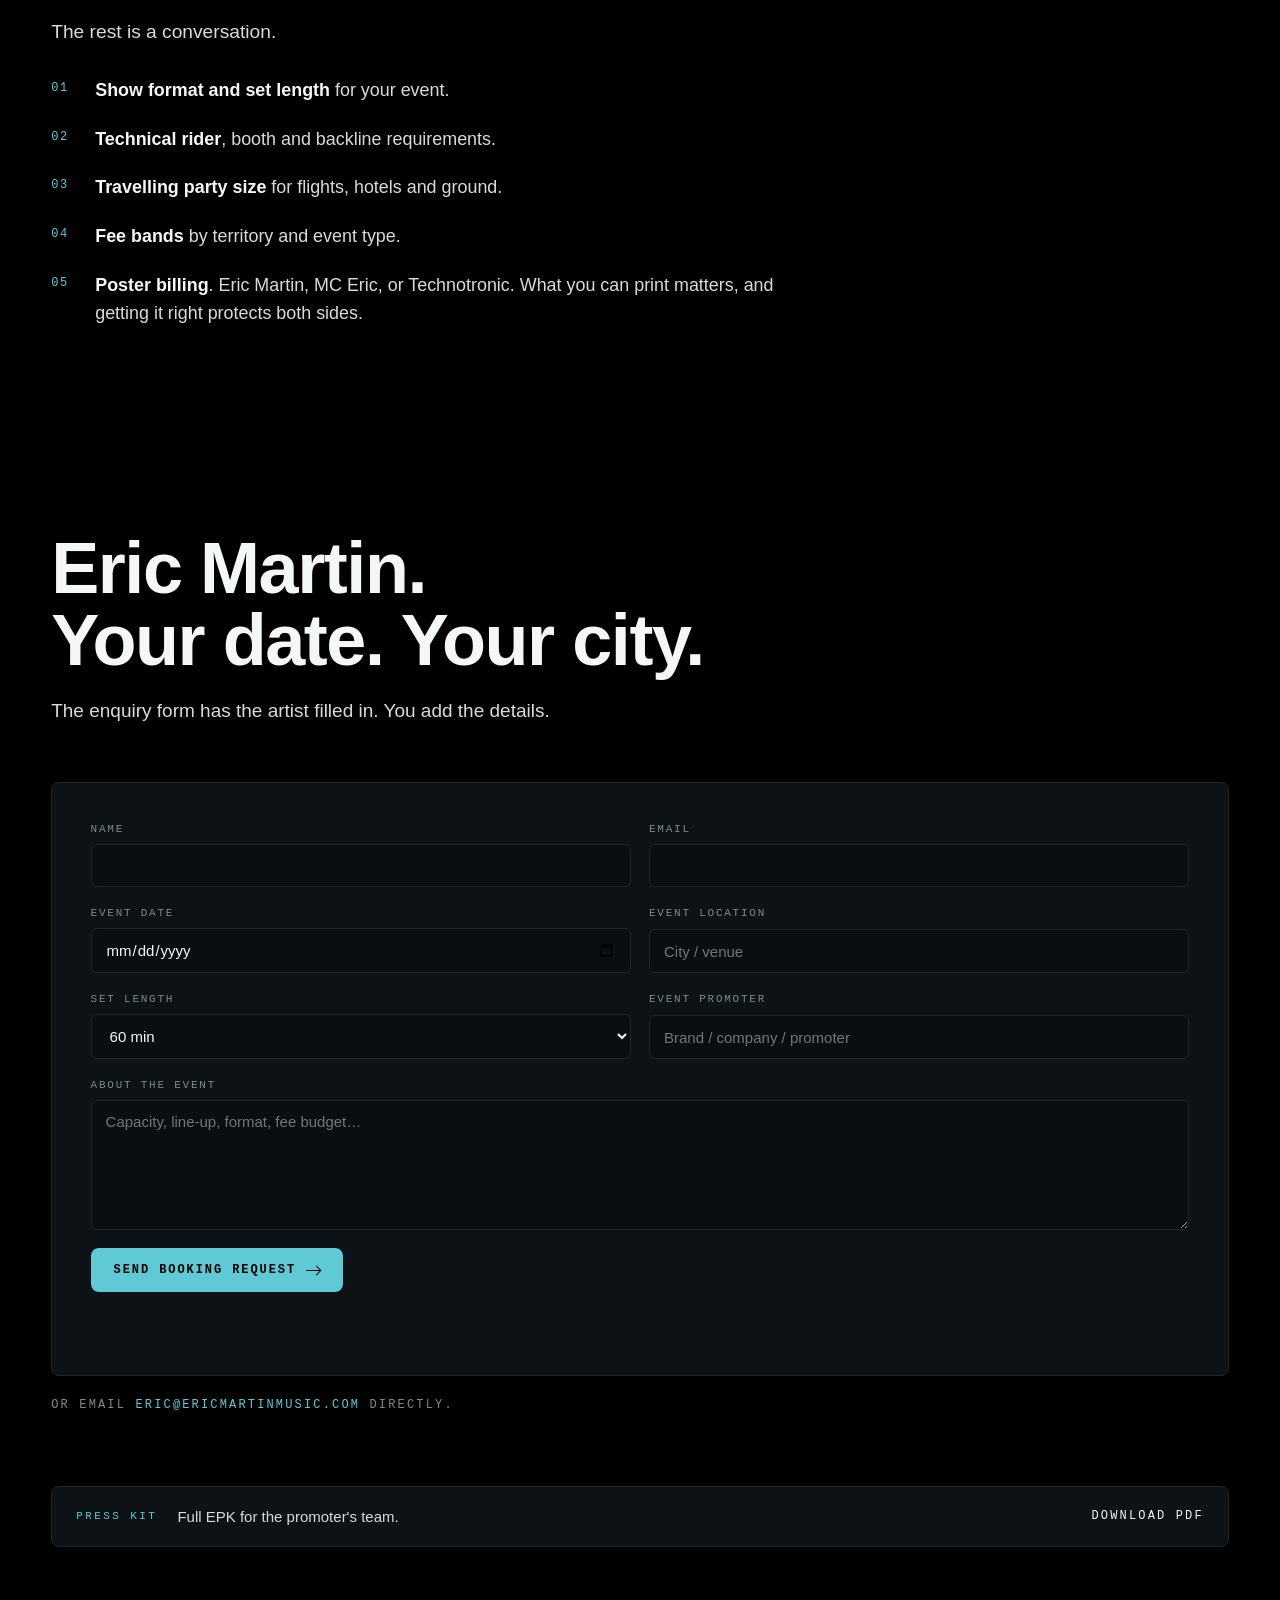
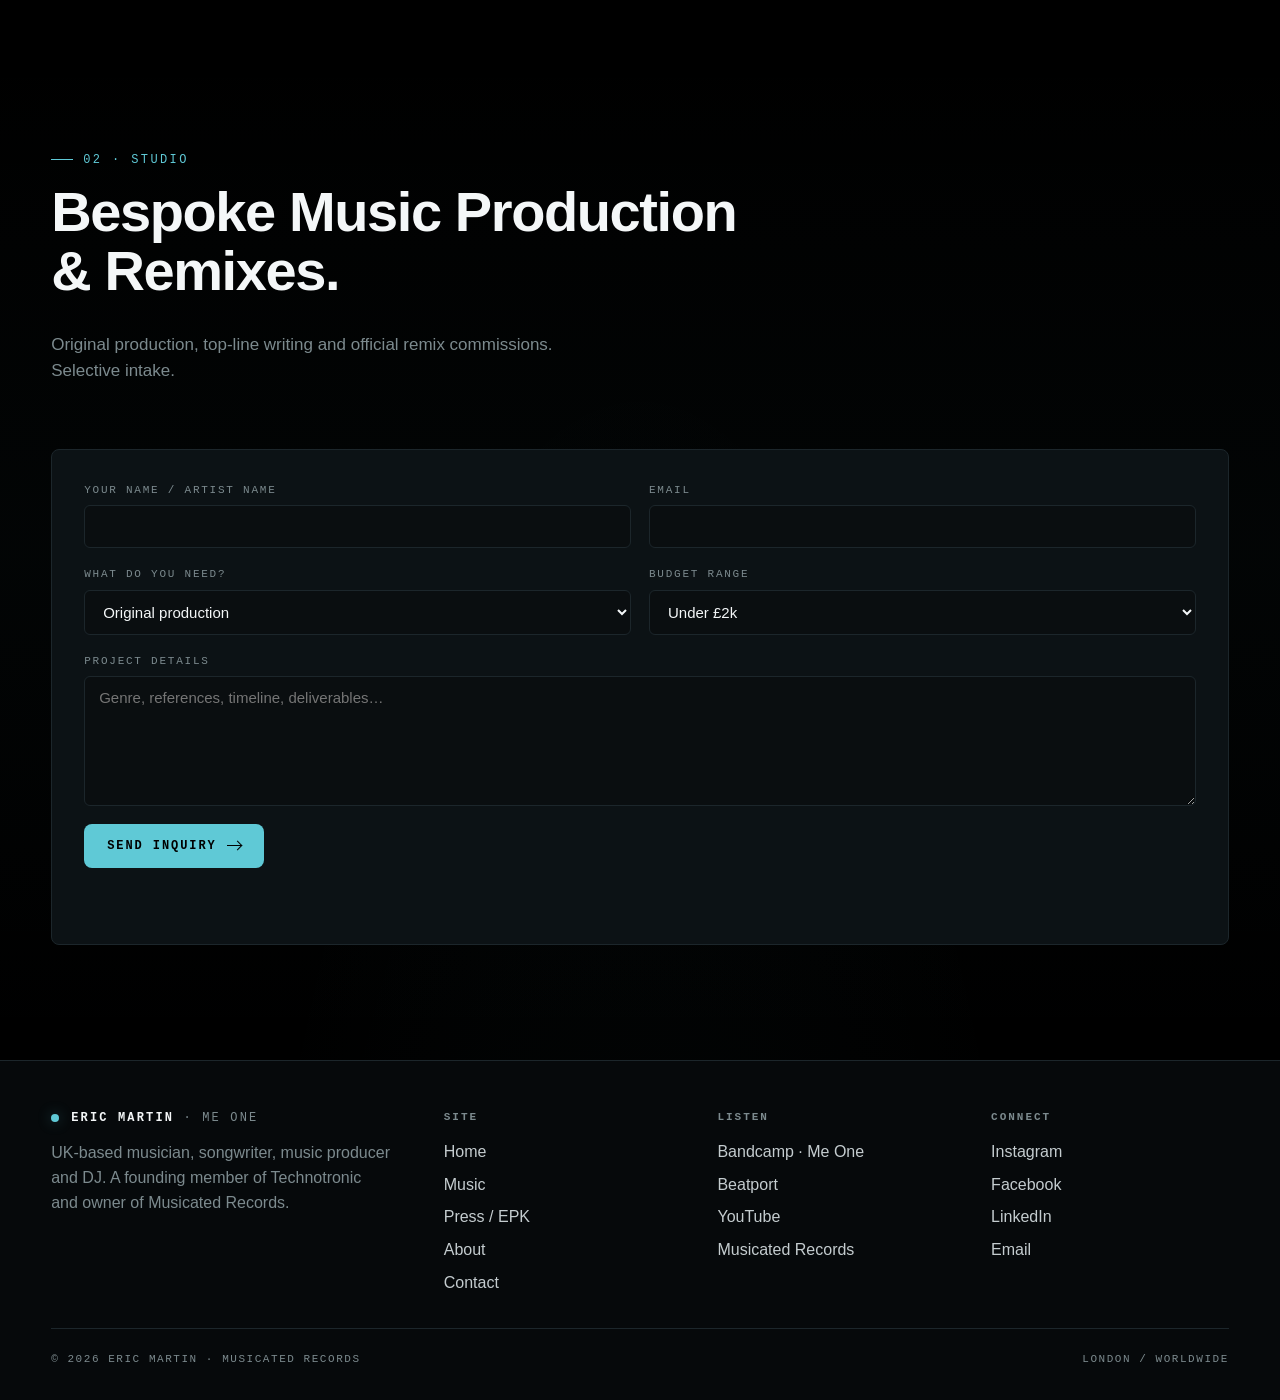
<file: contact.html>
<!doctype html>
<html lang="en">
<head>
<meta charset="utf-8" />
<meta name="viewport" content="width=device-width,initial-scale=1" />
<title>Contact · Eric Martin / Me One</title>
<meta name="description" content="Book Eric Martin / Me One. The official Eric Martin / Technotronic DJ Set, bespoke production & remixes, TV/Film sync submissions via Skool, and demo submissions to Musicated Records." />
<link rel="canonical" href="https://www.ericmartinmusic.club/contact.html" />

<meta property="og:title" content="Contact · Eric Martin / Me One" />
<meta property="og:description" content="Live bookings, production, sync, demos. Replies usually within 48 hours." />
<meta property="og:type" content="website" />
<meta property="og:url" content="https://www.ericmartinmusic.club/contact.html" />
<meta property="og:image" content="https://www.ericmartinmusic.club/assets/og-card.jpg" />
<meta property="og:image:width" content="1200" />
<meta property="og:image:height" content="630" />
<meta name="twitter:card" content="summary_large_image" />
<meta name="twitter:image" content="https://www.ericmartinmusic.club/assets/og-card.jpg" />
<meta name="theme-color" content="#0a0a0c" />

<link rel="icon" href="favicon.ico" sizes="any" />
<link rel="icon" type="image/png" sizes="32x32" href="favicon-32.png" />
<link rel="icon" type="image/png" sizes="16x16" href="favicon-16.png" />
<link rel="apple-touch-icon" sizes="180x180" href="apple-touch-icon.png" />
<link rel="manifest" href="site.webmanifest" />

<link rel="stylesheet" href="assets/styles.css" />
</head>
<body data-page="contact">
<div data-slot="header"></div>

<main>
  <!-- Top banner. Placeholder live shot until Eric sends real crowd photography —
       swap the src only, everything else is driven by CSS. -->
  <figure class="page-bleed">
    <img src="assets/live-mic.jpg" alt="Eric Martin performing live" fetchpriority="high" />
  </figure>

  <section class="page-hero">
    <div class="page-hero__inner">
      <span class="hero__eyebrow">Get in touch</span>
      <h1>Let's build.</h1>
      <p>
        Live bookings and bespoke production. Pick the entry below —
        replies usually within 48 hours.
      </p>
    </div>
  </section>

  <!-- BOOKING · Agency-styled artist page -->
  <section class="artist-page" id="booking" aria-label="Eric Martin — book the artist">
    <div class="section__inner artist-page__inner">

      <!-- Hero band -->
      <header class="artist-hero">
        <span class="artist-hero__kicker">Icons · MC Eric of Technotronic</span>
        <h1 class="artist-hero__title">Eric Martin</h1>
        <p class="artist-hero__lead"><em>Pump Up the Jam</em>, 1989</p>
        <p class="artist-hero__sub">Co-writer, the album. Writer and voice of <em>This Beat Is Technotronic</em>, 1990.</p>
        <div class="artist-hero__ctas">
          <a class="btn btn--ghost" href="music.html">Hear the hook <span class="arrow"></span></a>
          <a class="btn btn--primary" href="#book-form">Check availability <span class="arrow"></span></a>
        </div>
      </header>

      <!-- Facts strip -->
      <dl class="artist-facts">
        <div class="artist-facts__row"><dt>Born</dt><dd>Cardiff, Wales</dd></div>
        <div class="artist-facts__row"><dt>Based in</dt><dd>London</dd></div>
        <div class="artist-facts__row"><dt>Also known as</dt><dd>MC Eric · Me One</dd></div>
        <div class="artist-facts__row"><dt>Co-wrote</dt><dd><em>Pump Up the Jam, The Album</em>, 1989</dd></div>
        <div class="artist-facts__row"><dt>Own single</dt><dd><em>This Beat Is Technotronic</em>, 1990</dd></div>
        <div class="artist-facts__row"><dt>Territories</dt><dd>Worldwide, on request</dd></div>
      </dl>

      <!-- Bogaert pull-quote — the outside voice, now standing on its own -->
      <figure class="artist-pull artist-pull--solo">
        <blockquote>
          <p>&ldquo;Me, Eric and Ya&nbsp;Kid did it all.&rdquo;</p>
        </blockquote>
        <figcaption>
          Jo Bogaert, founder of Technotronic, to the <em>Los Angeles Times</em>, April 1990
        </figcaption>
      </figure>

      <!-- 01 · The longer career -->
      <article class="artist-chapter">
        <header class="artist-chapter__head">
          <span class="artist-chapter__num">01</span>
          <h2 class="artist-chapter__title">The longer career</h2>
        </header>
        <ul class="artist-timeline">
          <li class="artist-timeline__row">
            <div class="artist-timeline__year">1986</div>
            <div class="artist-timeline__body">
              <h3>Welsh hip hop, from zero</h3>
              <p>Rapping in Cardiff before there was a scene to join. He and DJ Jaffa met in 1986 and are jointly credited as the founders of hip hop in Wales.</p>
            </div>
          </li>
          <li class="artist-timeline__row">
            <div class="artist-timeline__year">1990</div>
            <div class="artist-timeline__body">
              <h3>Blond Ambition</h3>
              <p>Technotronic opened Madonna's Blond Ambition World Tour, including Wembley Stadium in July 1990. Stadium rooms, from a standing start.</p>
            </div>
          </li>
          <li class="artist-timeline__row">
            <div class="artist-timeline__year">2000</div>
            <div class="artist-timeline__body">
              <h3>Me One on Island</h3>
              <p>The album <em>As Far As I'm Concerned</em>, released on Island Records. A real hip hop record with real guests.</p>
            </div>
          </li>
          <li class="artist-timeline__row">
            <div class="artist-timeline__year">2000</div>
            <div class="artist-timeline__body">
              <h3>In My Room</h3>
              <p>The single with Michelle Gayle reached No.&nbsp;19 on the Official UK Hip Hop and R&amp;B chart. It samples the Beach Boys.</p>
            </div>
          </li>
          <li class="artist-timeline__row">
            <div class="artist-timeline__year">2018</div>
            <div class="artist-timeline__body">
              <h3>Musicated Records</h3>
              <p>His own label, working in garage and soulful house. He still writes and produces as well as performing.</p>
            </div>
          </li>
          <li class="artist-timeline__row">
            <div class="artist-timeline__year">2024</div>
            <div class="artist-timeline__body">
              <h3>Honoured at home</h3>
              <p>Wales gave him the Welsh Music Prize Inspiration Award, shared with DJ Jaffa, at the Wales Millennium Centre.</p>
            </div>
          </li>
          <li class="artist-timeline__row">
            <div class="artist-timeline__year">2026</div>
            <div class="artist-timeline__body">
              <h3>Signed to Universal</h3>
              <p>Recording again as Me One. New material in development.</p>
            </div>
          </li>
        </ul>

        <p class="artist-guests">
          <span class="artist-guests__label">Album guests</span>
          Guru of Gang Starr · Dice Raw of The Roots · Evil Dee of Black Moon · Michelle Gayle
        </p>

        <figure class="artist-quiet-quote">
          <blockquote>
            <p>&ldquo;I feel blessed to have been part of a young, vibrant hip-hop scene in Wales. To be seen as a point from which these current, musical breadcrumbs emanate is an honour.&rdquo;</p>
          </blockquote>
          <figcaption>Eric Martin, Welsh Music Prize Inspiration Award, 2024</figcaption>
        </figure>
      </article>

      <!-- 02 · Now -->
      <article class="artist-chapter">
        <header class="artist-chapter__head">
          <span class="artist-chapter__num">02</span>
          <h2 class="artist-chapter__title">Now</h2>
        </header>
        <div class="artist-prose">
          <p>
            He tours the official Eric Martin and Technotronic DJ set. Original Technotronic material
            mixed with contemporary records, his rap live over the top. Clubs, festivals, brand
            activations, private events.
          </p>
          <p>He is also recording again as Me One.</p>
        </div>
      </article>

      <!-- Full-bleed live-controls photo -->
      <figure class="artist-bleed">
        <img src="assets/live-controls.jpg" alt="Eric Martin at the controls" loading="lazy" />
      </figure>

      <!-- 03 · Before you quote -->
      <article class="artist-chapter">
        <header class="artist-chapter__head">
          <span class="artist-chapter__num">03</span>
          <h2 class="artist-chapter__title">Before you quote</h2>
        </header>
        <p class="artist-intro">The rest is a conversation.</p>
        <ul class="artist-list">
          <li><strong>Show format and set length</strong> for your event.</li>
          <li><strong>Technical rider</strong>, booth and backline requirements.</li>
          <li><strong>Travelling party size</strong> for flights, hotels and ground.</li>
          <li><strong>Fee bands</strong> by territory and event type.</li>
          <li><strong>Poster billing</strong>. Eric Martin, MC Eric, or Technotronic. What you can print matters, and getting it right protects both sides.</li>
        </ul>
      </article>

      <!-- Close band above form -->
      <div class="close-band" id="book-form">
        <h2 class="close-band__title">Eric Martin.<br/>Your date. <span class="accent">Your city.</span></h2>
        <p class="close-band__sub">The enquiry form has the artist filled in. You add the details.</p>
      </div>

      <!-- The booking form (Eric-approved, untouched) -->
      <form class="form form--framed" data-form data-form-name="booking">
        <input type="hidden" name="_subject" value="Booking inquiry — Eric Martin / Me One" />
        <input type="hidden" name="_template" value="table" />
        <input type="hidden" name="_captcha" value="false" />
        <div class="form__row cols">
          <div class="form__row">
            <label for="b-name">Name</label>
            <input id="b-name" name="name" type="text" required />
          </div>
          <div class="form__row">
            <label for="b-email">Email</label>
            <input id="b-email" name="email" type="email" required />
          </div>
        </div>
        <div class="form__row cols">
          <div class="form__row">
            <label for="b-date">Event date</label>
            <input id="b-date" name="event_date" type="date" />
          </div>
          <div class="form__row">
            <label for="b-loc">Event location</label>
            <input id="b-loc" name="event_location" type="text" placeholder="City / venue" />
          </div>
        </div>
        <div class="form__row cols">
          <div class="form__row">
            <label for="b-len">Set length</label>
            <select id="b-len" name="set_length">
              <option>60 min</option>
              <option>90 min</option>
              <option>120 min</option>
              <option>3+ hours</option>
              <option>All night</option>
            </select>
          </div>
          <div class="form__row">
            <label for="b-promo">Event promoter</label>
            <input id="b-promo" name="event_promoter" type="text" placeholder="Brand / company / promoter" />
          </div>
        </div>
        <div class="form__row">
          <label for="b-msg">About the event</label>
          <textarea id="b-msg" name="about_event" placeholder="Capacity, line-up, format, fee budget…"></textarea>
        </div>
        <button class="btn btn--primary" type="submit">Send booking request <span class="arrow"></span></button>
        <p class="muted" data-form-note style="font-size:13px"></p>
      </form>

      <!-- Direct-email fallback below form -->
      <p class="direct-line">
        Or email <a href="mailto:Eric@ericmartinmusic.com">Eric@ericmartinmusic.com</a> directly.
      </p>

      <!-- Compact EPK strip -->
      <a class="epk-strip" href="assets/eric-martin-me-one-epk.pdf" download>
        <span class="epk-strip__kicker">Press kit</span>
        <span class="epk-strip__label">Full EPK for the promoter's team.</span>
        <span class="epk-strip__cta">Download PDF <span class="arrow"></span></span>
      </a>

    </div>
  </section>

  <!-- PRODUCTION -->
  <section class="section section--alt" id="production">
    <div class="section__inner">
      <header class="section__head">
        <span class="section__kicker">02 · Studio</span>
        <h2 class="section__title">Bespoke Music Production &amp; Remixes.</h2>
        <p class="section__sub">Original production, top-line writing and official remix commissions. Selective intake.</p>
      </header>

      <form class="form" data-form data-form-name="production">
        <input type="hidden" name="_subject" value="Production / remix inquiry — Eric Martin" />
        <input type="hidden" name="_template" value="table" />
        <input type="hidden" name="_captcha" value="false" />
        <div class="form__row cols">
          <div class="form__row">
            <label for="p-name">Your name / artist name</label>
            <input id="p-name" name="name" type="text" required />
          </div>
          <div class="form__row">
            <label for="p-email">Email</label>
            <input id="p-email" name="email" type="email" required />
          </div>
        </div>
        <div class="form__row cols">
          <div class="form__row">
            <label for="p-type">What do you need?</label>
            <select id="p-type" name="type">
              <option>Original production</option>
              <option>Remix commission</option>
              <option>Top-line / songwriting</option>
              <option>Something else</option>
            </select>
          </div>
          <div class="form__row">
            <label for="p-budget">Budget range</label>
            <select id="p-budget" name="budget">
              <option>Under £2k</option>
              <option>£2k – £5k</option>
              <option>£5k – £10k</option>
              <option>£10k+</option>
              <option>Let's talk</option>
            </select>
          </div>
        </div>
        <div class="form__row">
          <label for="p-msg">Project details</label>
          <textarea id="p-msg" name="message" placeholder="Genre, references, timeline, deliverables…"></textarea>
        </div>
        <button class="btn btn--primary" type="submit">Send inquiry <span class="arrow"></span></button>
        <p class="muted" data-form-note style="font-size:13px"></p>
      </form>
    </div>
  </section>
</main>

<div data-slot="footer"></div>
<script src="assets/main.js"></script>
</body>
</html>
</file>
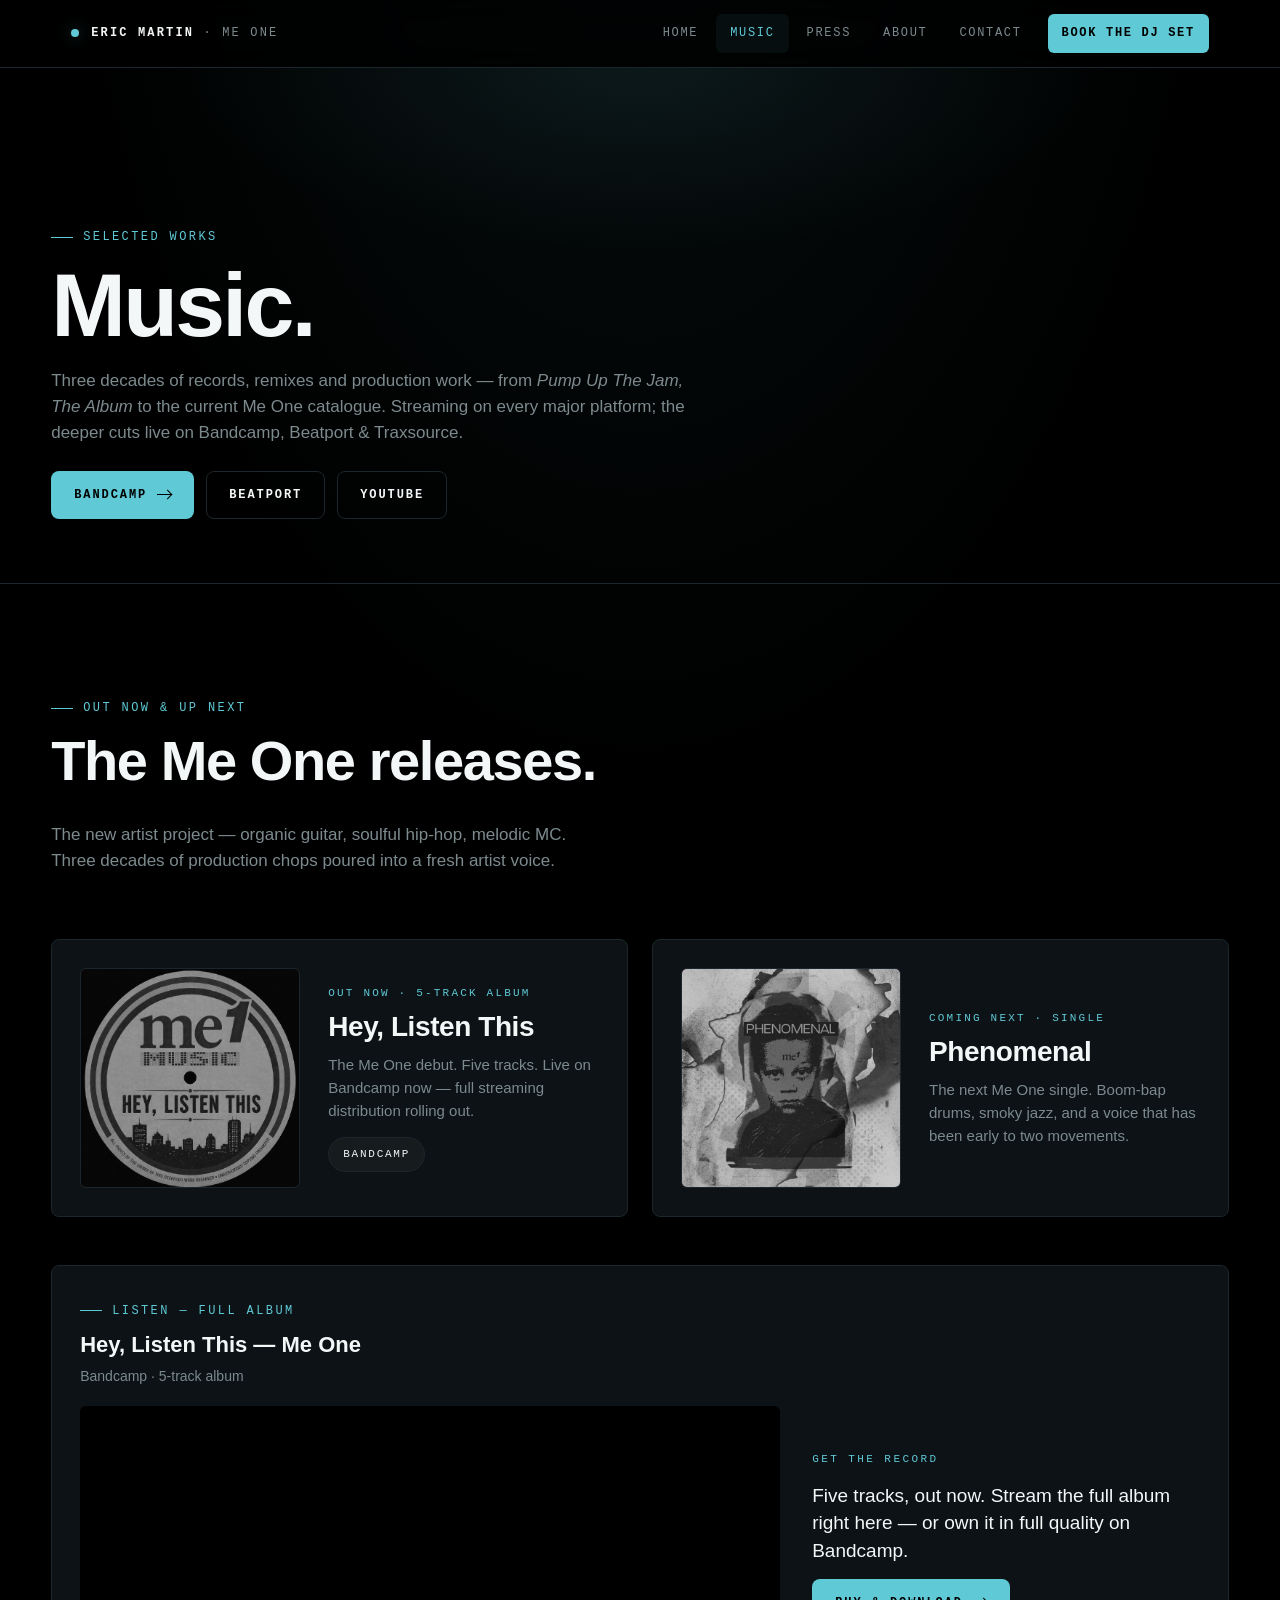
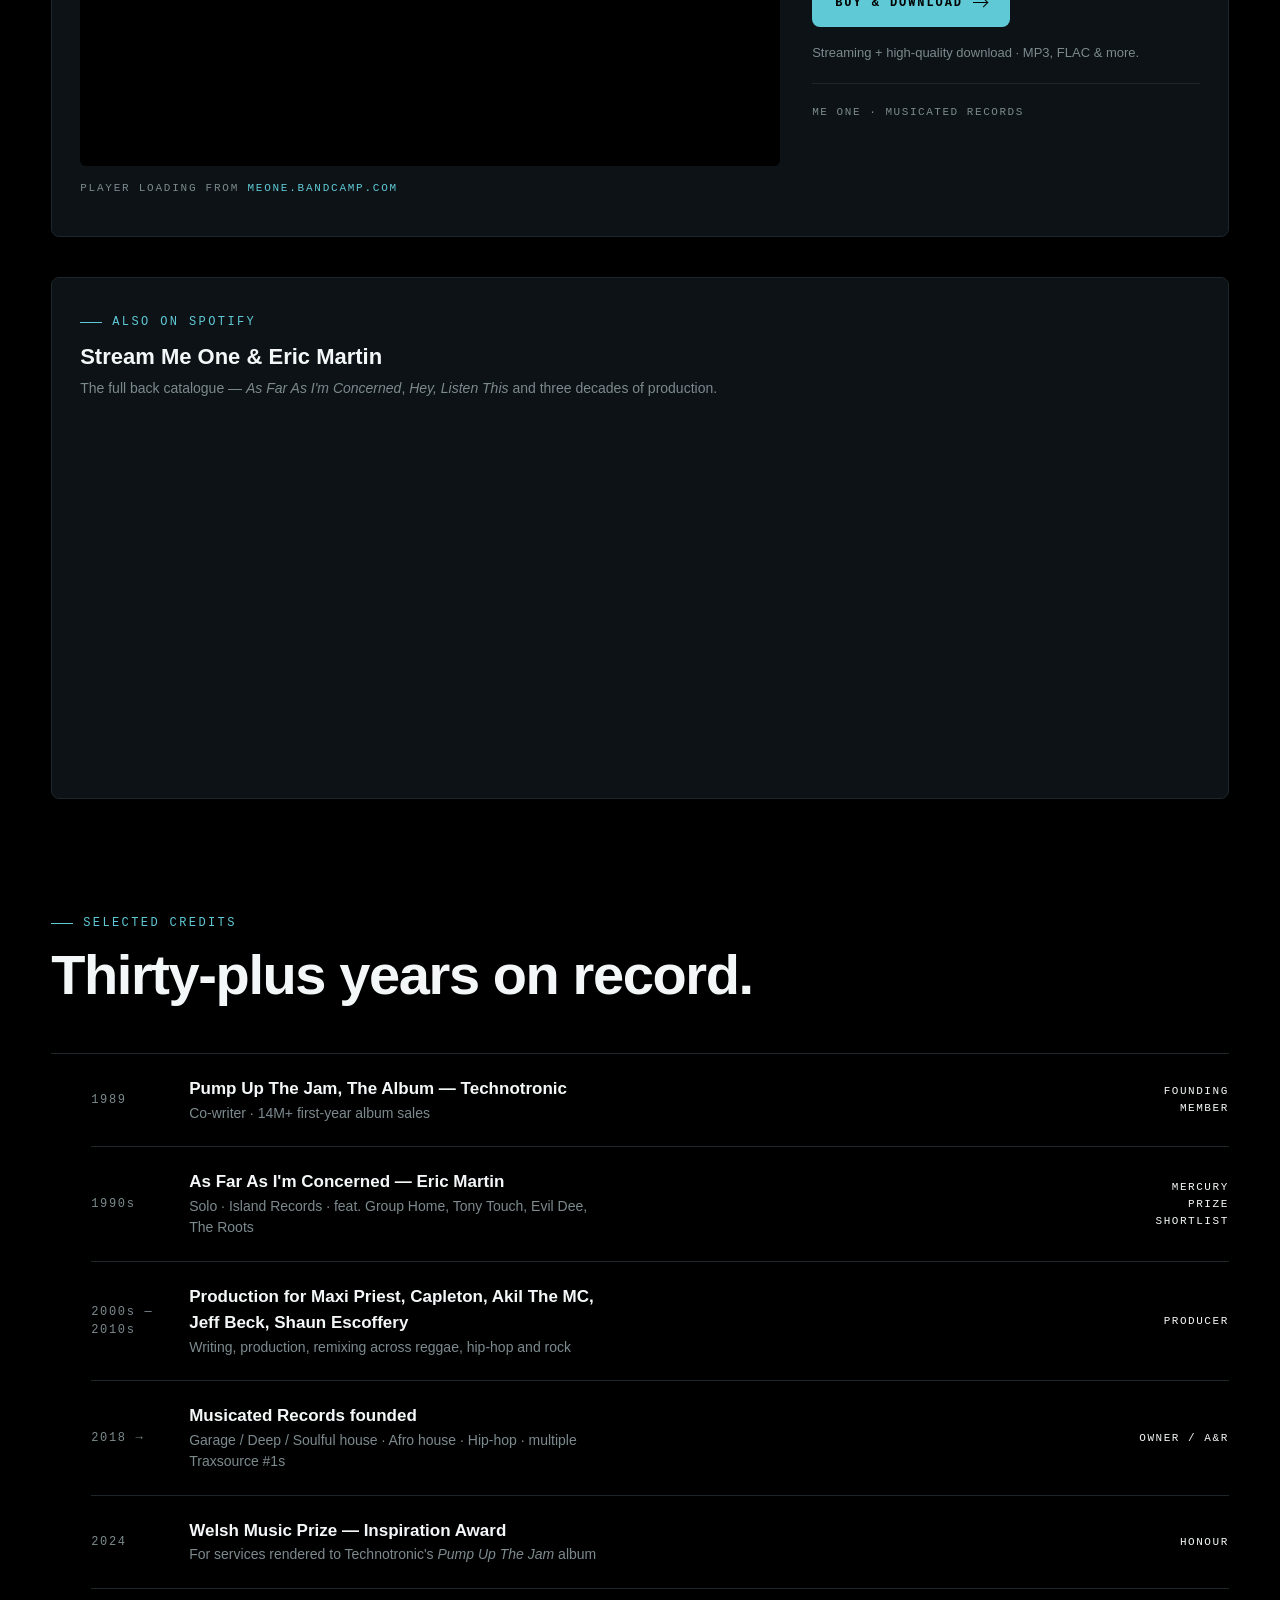
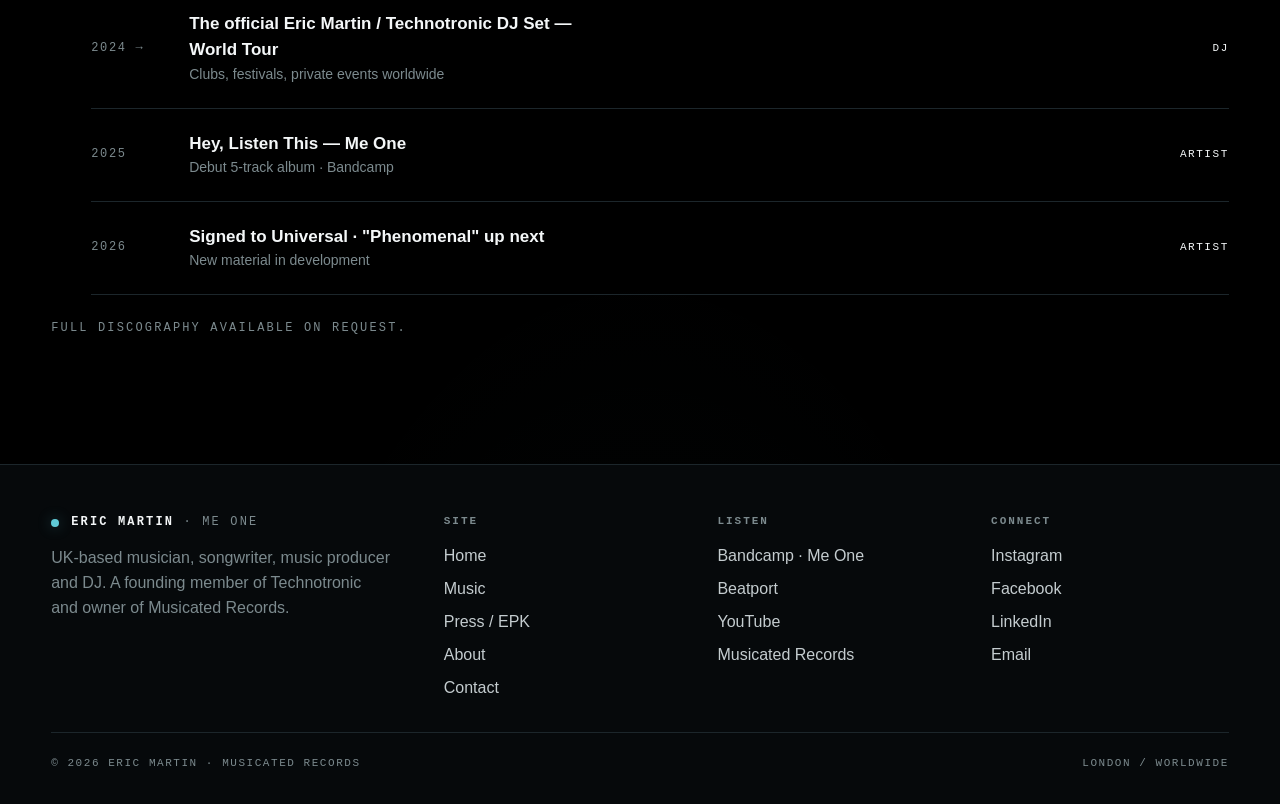
<file: music.html>
<!doctype html>
<html lang="en">
<head>
<meta charset="utf-8" />
<meta name="viewport" content="width=device-width,initial-scale=1" />
<title>Music · Eric Martin / Me One</title>
<meta name="description" content="Listen to Eric Martin / Me One — Hey, Listen This (Bandcamp), Phenomenal (next release), and three decades of production credits across Technotronic, Maxi Priest, Capleton, Jeff Beck and more." />
<link rel="canonical" href="https://www.ericmartinmusic.club/music.html" />

<meta property="og:title" content="Music · Eric Martin / Me One" />
<meta property="og:description" content="Hey, Listen This — out now. Phenomenal — next. Three decades of production credits." />
<meta property="og:type" content="music.musician" />
<meta property="og:url" content="https://www.ericmartinmusic.club/music.html" />
<meta property="og:image" content="https://www.ericmartinmusic.club/assets/og-card.jpg" />
<meta property="og:image:width" content="1200" />
<meta property="og:image:height" content="630" />
<meta name="twitter:card" content="summary_large_image" />
<meta name="twitter:image" content="https://www.ericmartinmusic.club/assets/og-card.jpg" />
<meta name="theme-color" content="#0a0a0c" />

<link rel="icon" href="favicon.ico" sizes="any" />
<link rel="icon" type="image/png" sizes="32x32" href="favicon-32.png" />
<link rel="icon" type="image/png" sizes="16x16" href="favicon-16.png" />
<link rel="apple-touch-icon" sizes="180x180" href="apple-touch-icon.png" />
<link rel="manifest" href="site.webmanifest" />

<link rel="stylesheet" href="assets/styles.css" />
</head>
<body data-page="music">
<div data-slot="header"></div>

<main>
  <section class="page-hero">
    <div class="page-hero__inner">
      <span class="hero__eyebrow">Selected Works</span>
      <h1>Music.</h1>
      <p>Three decades of records, remixes and production work — from <em>Pump Up The Jam, The Album</em> to the current Me One catalogue. Streaming on every major platform; the deeper cuts live on Bandcamp, Beatport &amp; Traxsource.</p>
      <div class="hero__ctas" style="margin-top:24px">
        <a class="btn btn--primary" href="https://meone.bandcamp.com" target="_blank" rel="noopener">Bandcamp <span class="arrow"></span></a>
        <a class="btn btn--ghost" href="https://www.beatport.com/artist/eric-martin/34907" target="_blank" rel="noopener">Beatport</a>
        <a class="btn btn--ghost" href="https://www.youtube.com/channel/UCZgfJ7ZeAhPUknXXtB20-mw" target="_blank" rel="noopener">YouTube</a>
      </div>
    </div>
  </section>

  <!-- OUT NOW + UP NEXT -->
  <section class="section">
    <div class="section__inner">
      <header class="section__head">
        <span class="section__kicker">Out now &amp; up next</span>
        <h2 class="section__title">The Me One releases.</h2>
        <p class="section__sub">
          The new artist project — organic guitar, soulful hip-hop, melodic MC.
          Three decades of production chops poured into a fresh artist voice.
        </p>
      </header>

      <div class="releases-grid">
        <article class="release-card">
          <div class="release-card__cover release-card__cover--hey-listen">
            <img src="assets/hey-listen-this.jpg" alt="Hey, Listen This — Me One"
                 onerror="this.style.display='none';this.parentNode.classList.add('release-card__cover--fallback');this.parentNode.dataset.fallback='HEY, LISTEN THIS · ME 1';" />
          </div>
          <div class="release-card__meta">
            <div class="release-card__label">Out now · 5-track album</div>
            <h3>Hey, Listen This</h3>
            <p>The Me One debut. Five tracks. Live on Bandcamp now — full streaming distribution rolling out.</p>
            <div class="release-card__platforms">
              <a class="platform-pill" href="https://meone.bandcamp.com" target="_blank" rel="noopener">Bandcamp</a>
            </div>
          </div>
        </article>

        <article class="release-card">
          <div class="release-card__cover release-card__cover--phenomenal">
            <img src="assets/phenomenal.jpg" alt="Phenomenal — Me One"
                 onerror="this.style.display='none';this.parentNode.classList.add('release-card__cover--fallback');this.parentNode.dataset.fallback='PHENOMENAL · ME 1';" />
          </div>
          <div class="release-card__meta">
            <div class="release-card__label">Coming next · single</div>
            <h3>Phenomenal</h3>
            <p>The next Me One single. Boom-bap drums, smoky jazz, and a voice that has been early to two movements.</p>
          </div>
        </article>
      </div>

      <!-- Bandcamp embed -->
      <div class="bandcamp-wrap">
        <div class="bandcamp-wrap__head">
          <span class="section__kicker" style="margin-bottom:8px">Listen — full album</span>
          <h3 style="margin:0 0 4px;font-size:22px">Hey, Listen This — Me One</h3>
          <p class="muted" style="margin:0;font-size:14px">Bandcamp · 5-track album</p>
        </div>
        <div class="bandcamp-grid">
          <iframe class="bandcamp-frame"
                  src="https://bandcamp.com/EmbeddedPlayer/album=2485718667/size=large/bgcol=000000/linkcol=5fc9d6/artwork=small/transparent=true/"
                  seamless title="Hey, Listen This by Me One — Bandcamp player">
            <a href="https://meone.bandcamp.com">Hey, Listen This by Me One</a>
          </iframe>
          <aside class="bandcamp-side">
            <span class="bandcamp-side__kicker">Get the record</span>
            <p class="bandcamp-side__lead">Five tracks, out now. Stream the full album right here — or own it in full quality on Bandcamp.</p>
            <a class="btn btn--primary" href="https://meone.bandcamp.com" target="_blank" rel="noopener">Buy &amp; download <span class="arrow"></span></a>
            <p class="bandcamp-side__fmt">Streaming + high-quality download · MP3, FLAC &amp; more.</p>
            <hr class="bandcamp-side__rule" />
            <p class="bandcamp-side__meta">Me One · Musicated Records</p>
          </aside>
        </div>
        <p class="muted mono" style="font-size:11px;letter-spacing:.16em;text-transform:uppercase;margin-top:14px">
          Player loading from <a href="https://meone.bandcamp.com" target="_blank" rel="noopener" style="color:var(--teal)">meone.bandcamp.com</a>
        </p>
      </div>

      <!-- Spotify -->
      <div class="spotify-wrap">
        <div class="bandcamp-wrap__head">
          <span class="section__kicker" style="margin-bottom:8px">Also on Spotify</span>
          <h3 style="margin:0 0 4px;font-size:22px">Stream Me One &amp; Eric Martin</h3>
          <p class="muted" style="margin:0;font-size:14px">The full back catalogue — <em>As Far As I'm Concerned</em>, <em>Hey, Listen This</em> and three decades of production.</p>
        </div>
        <div class="spotify-grid">
          <iframe class="spotify-frame" src="https://open.spotify.com/embed/artist/4MV4yEVLZ98BZ65N16HdOq?utm_source=generator&amp;theme=0"
                  loading="lazy" title="Me One on Spotify"
                  allow="autoplay; clipboard-write; encrypted-media; fullscreen; picture-in-picture"></iframe>
          <iframe class="spotify-frame" src="https://open.spotify.com/embed/artist/3W9dEvsXwTdHWUkoQ30TSz?utm_source=generator&amp;theme=0"
                  loading="lazy" title="Eric Martin on Spotify"
                  allow="autoplay; clipboard-write; encrypted-media; fullscreen; picture-in-picture"></iframe>
        </div>
      </div>
    </div>
  </section>

  <!-- SELECTED CREDITS -->
  <section class="section" style="padding-top:0">
    <div class="section__inner">
      <header class="section__head">
        <span class="section__kicker">Selected credits</span>
        <h2 class="section__title">Thirty-plus years on record.</h2>
      </header>

      <ul class="disco">
        <li class="disco__row">
          <div class="disco__year">1989</div>
          <div>
            <div class="disco__title">Pump Up The Jam, The Album — Technotronic</div>
            <div class="disco__notes">Co-writer · 14M+ first-year album sales</div>
          </div>
          <div></div>
          <div class="disco__role">Founding member</div>
        </li>
        <li class="disco__row">
          <div class="disco__year">1990s</div>
          <div>
            <div class="disco__title">As Far As I'm Concerned — Eric Martin</div>
            <div class="disco__notes">Solo · Island Records · feat. Group Home, Tony Touch, Evil Dee, The Roots</div>
          </div>
          <div></div>
          <div class="disco__role">Mercury Prize shortlist</div>
        </li>
        <li class="disco__row">
          <div class="disco__year">2000s — 2010s</div>
          <div>
            <div class="disco__title">Production for Maxi Priest, Capleton, Akil The MC, Jeff Beck, Shaun Escoffery</div>
            <div class="disco__notes">Writing, production, remixing across reggae, hip-hop and rock</div>
          </div>
          <div></div>
          <div class="disco__role">Producer</div>
        </li>
        <li class="disco__row">
          <div class="disco__year">2018 →</div>
          <div>
            <div class="disco__title">Musicated Records founded</div>
            <div class="disco__notes">Garage / Deep / Soulful house · Afro house · Hip-hop · multiple Traxsource #1s</div>
          </div>
          <div></div>
          <div class="disco__role">Owner / A&amp;R</div>
        </li>
        <li class="disco__row">
          <div class="disco__year">2024</div>
          <div>
            <div class="disco__title">Welsh Music Prize — Inspiration Award</div>
            <div class="disco__notes">For services rendered to Technotronic's <em>Pump Up The Jam</em> album</div>
          </div>
          <div></div>
          <div class="disco__role">Honour</div>
        </li>
        <li class="disco__row">
          <div class="disco__year">2024 →</div>
          <div>
            <div class="disco__title">The official Eric Martin / Technotronic DJ Set — World Tour</div>
            <div class="disco__notes">Clubs, festivals, private events worldwide</div>
          </div>
          <div></div>
          <div class="disco__role">DJ</div>
        </li>
        <li class="disco__row">
          <div class="disco__year">2025</div>
          <div>
            <div class="disco__title">Hey, Listen This — Me One</div>
            <div class="disco__notes">Debut 5-track album · Bandcamp</div>
          </div>
          <div></div>
          <div class="disco__role">Artist</div>
        </li>
        <li class="disco__row">
          <div class="disco__year">2026</div>
          <div>
            <div class="disco__title">Signed to Universal · "Phenomenal" up next</div>
            <div class="disco__notes">New material in development</div>
          </div>
          <div></div>
          <div class="disco__role">Artist</div>
        </li>
      </ul>

      <p class="muted mono" style="margin-top:24px;font-size:12px;letter-spacing:.18em;text-transform:uppercase">
        Full discography available on request.
      </p>
    </div>
  </section>
</main>

<div data-slot="footer"></div>
<script src="assets/main.js"></script>
</body>
</html>
</file>
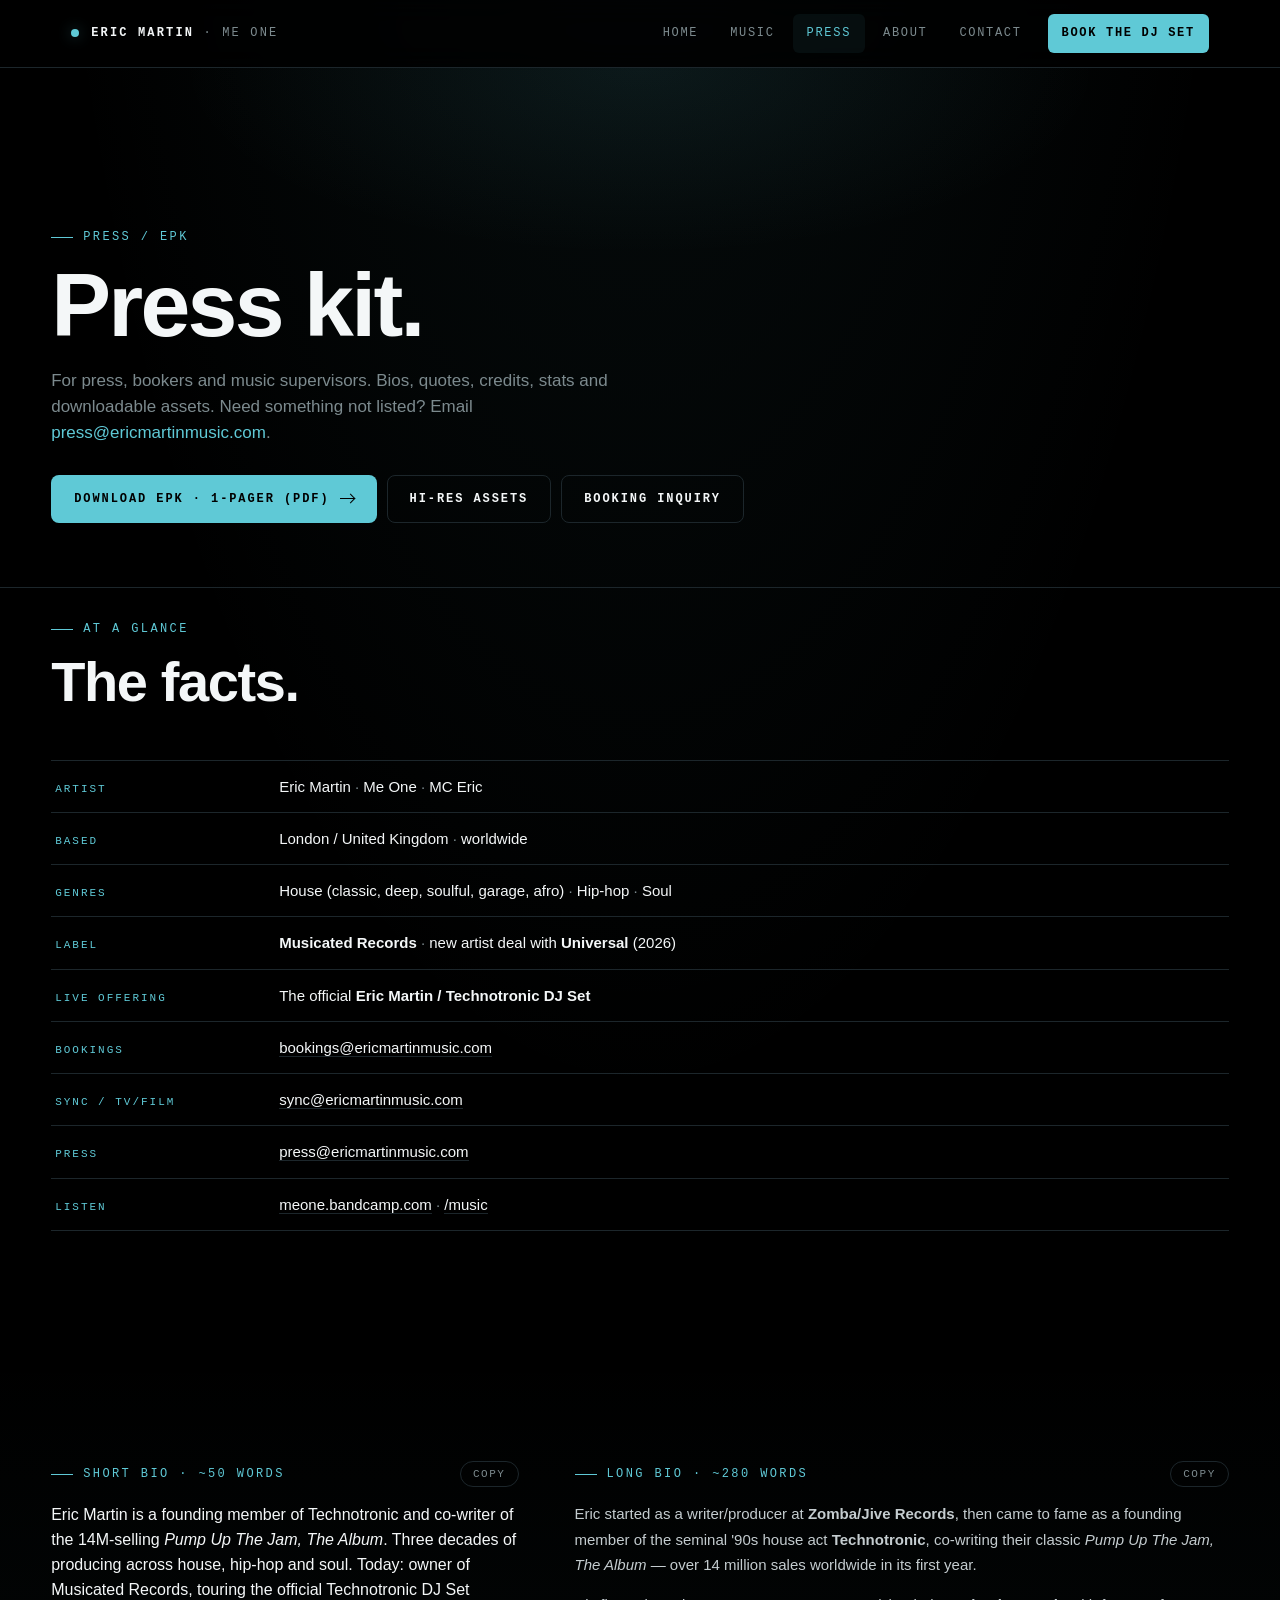
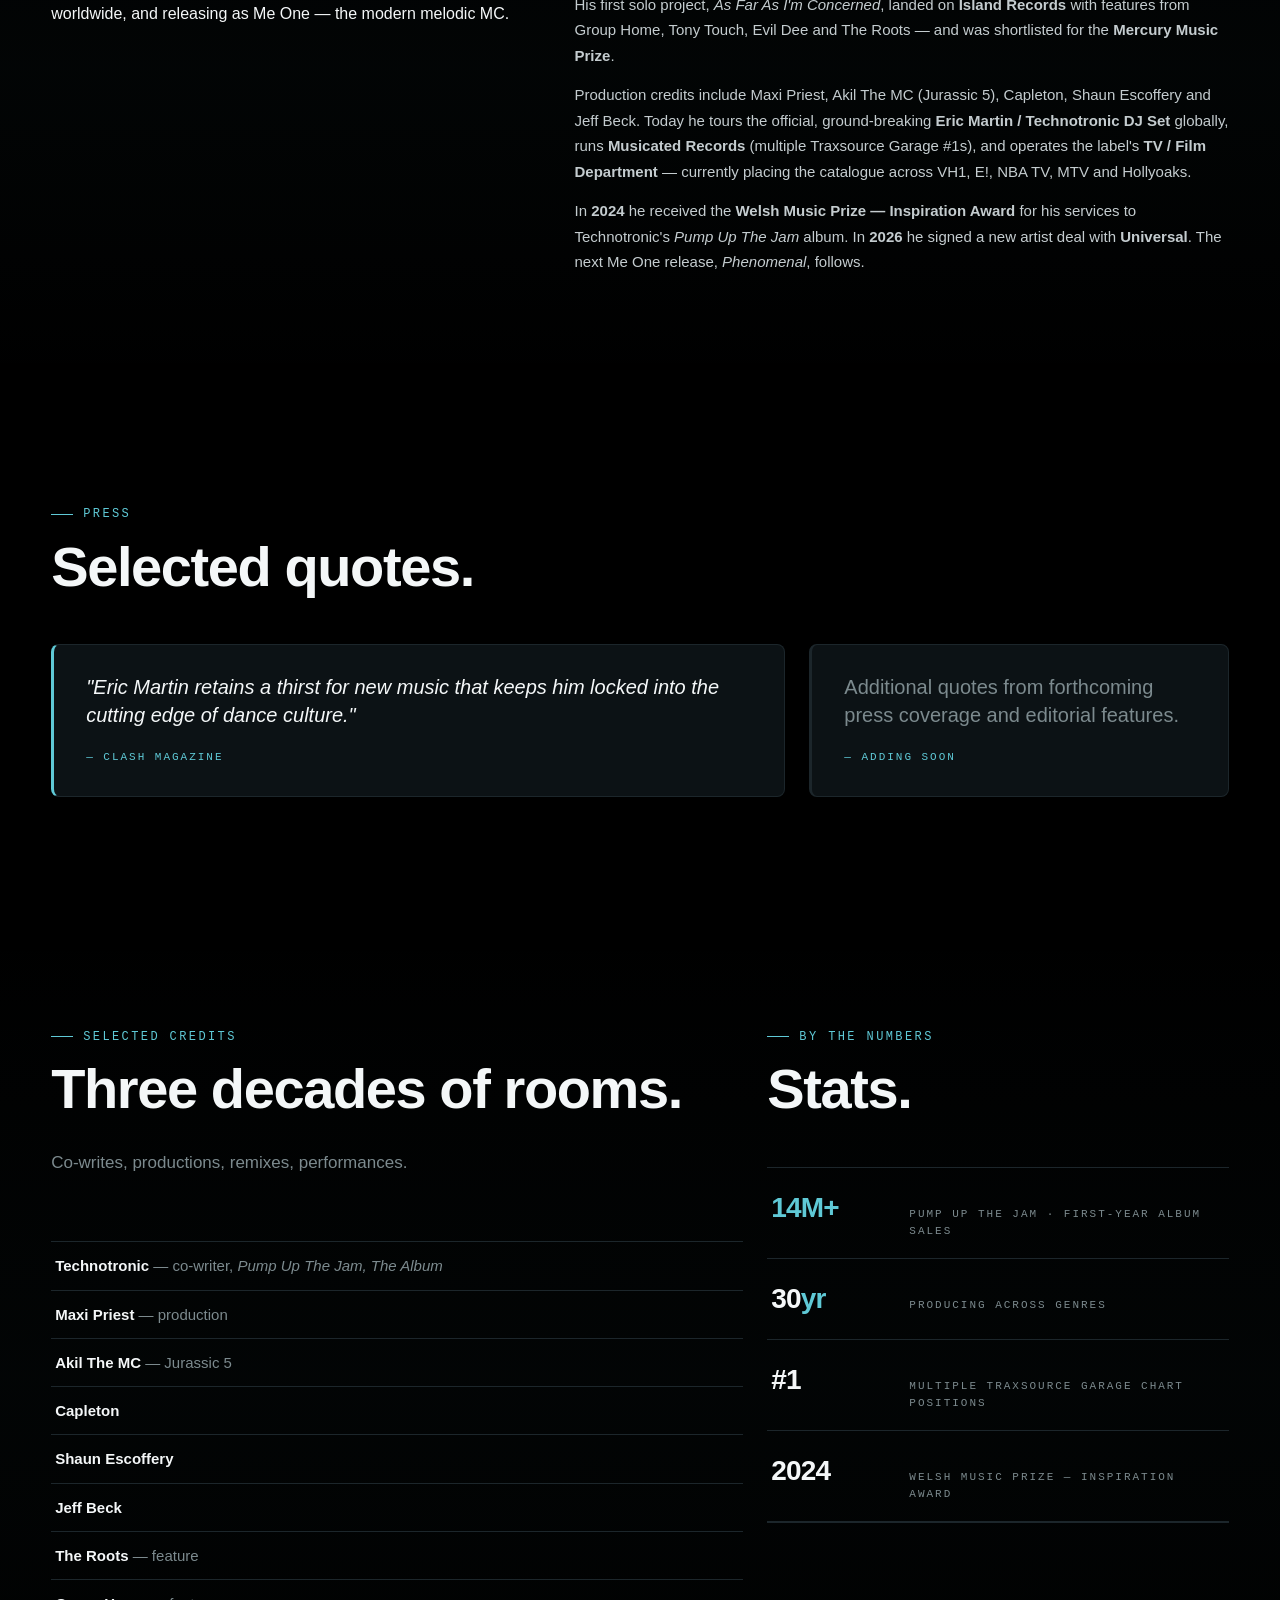
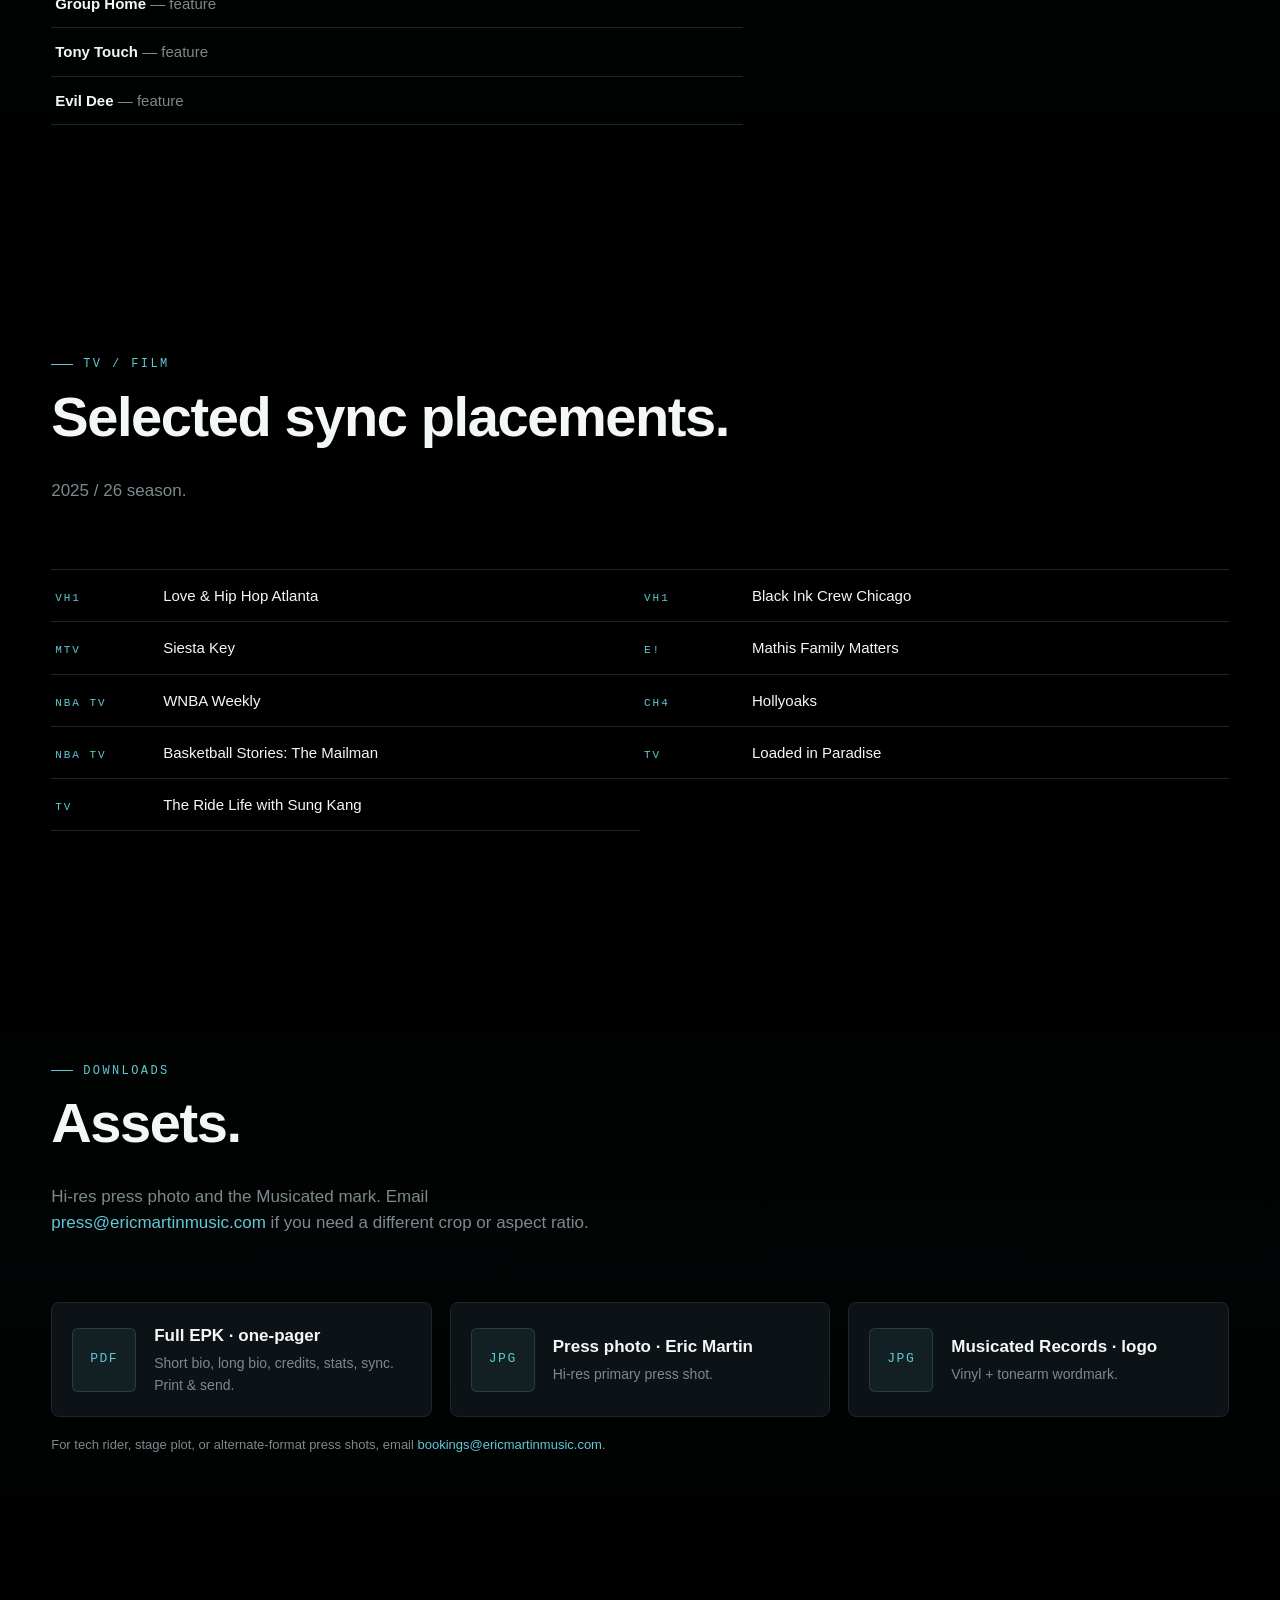
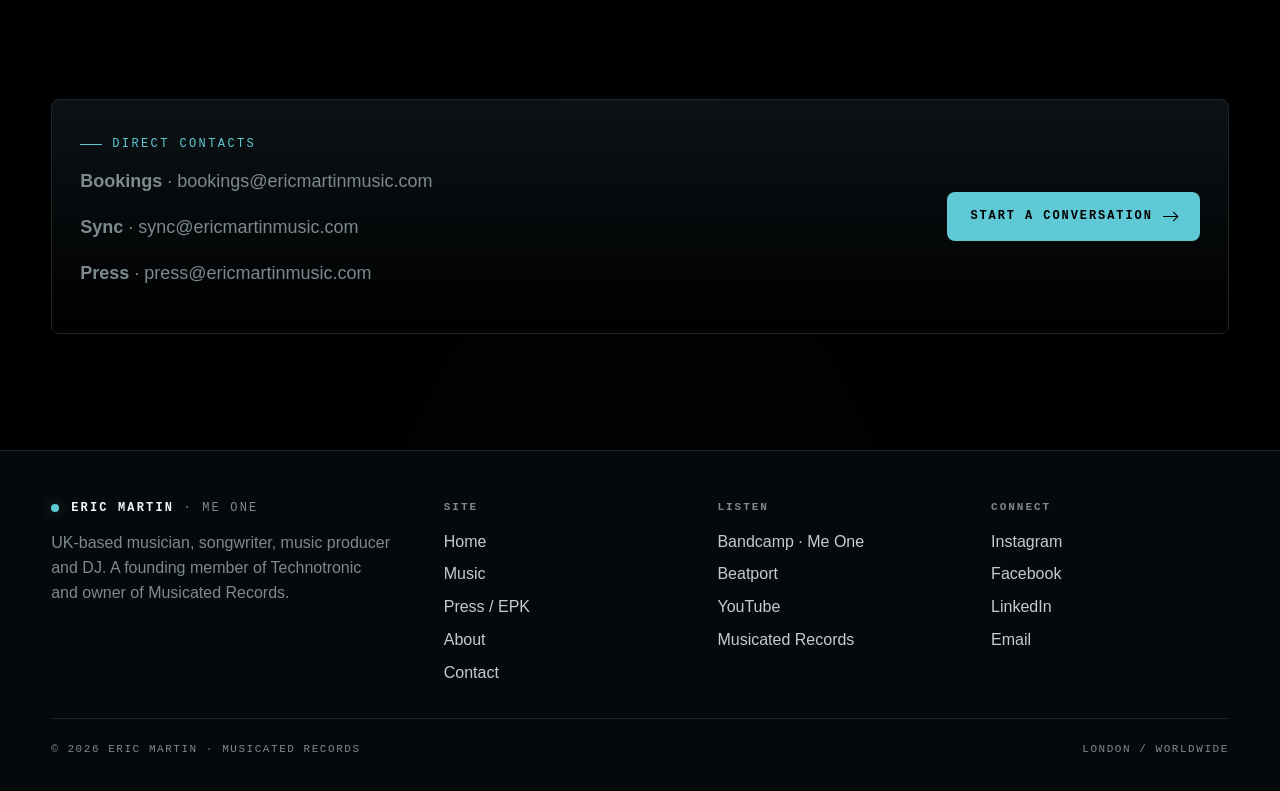
<file: press.html>
<!doctype html>
<html lang="en">
<head>
<meta charset="utf-8" />
<meta name="viewport" content="width=device-width,initial-scale=1" />
<title>Press / EPK · Eric Martin / Me One</title>
<meta name="description" content="Press kit for Eric Martin / Me One — short & long bios, quotes, credits, stats, sync placements, hi-res assets, technical line. Download the full one-page EPK." />
<link rel="canonical" href="https://www.ericmartinmusic.club/press.html" />

<meta property="og:title" content="Press / EPK · Eric Martin / Me One" />
<meta property="og:description" content="Bios, quotes, credits, stats, sync, downloadable EPK. For press, bookers and supervisors." />
<meta property="og:type" content="profile" />
<meta property="og:url" content="https://www.ericmartinmusic.club/press.html" />
<meta property="og:image" content="https://www.ericmartinmusic.club/assets/og-card.jpg" />
<meta property="og:image:width" content="1200" />
<meta property="og:image:height" content="630" />
<meta name="twitter:card" content="summary_large_image" />
<meta name="twitter:image" content="https://www.ericmartinmusic.club/assets/og-card.jpg" />
<meta name="theme-color" content="#0a0a0c" />

<link rel="icon" href="favicon.ico" sizes="any" />
<link rel="icon" type="image/png" sizes="32x32" href="favicon-32.png" />
<link rel="icon" type="image/png" sizes="16x16" href="favicon-16.png" />
<link rel="apple-touch-icon" sizes="180x180" href="apple-touch-icon.png" />
<link rel="manifest" href="site.webmanifest" />

<link rel="stylesheet" href="assets/styles.css" />
</head>
<body data-page="press">
<div data-slot="header"></div>

<main>
  <section class="page-hero">
    <div class="page-hero__inner">
      <span class="hero__eyebrow">Press / EPK</span>
      <h1>Press kit.</h1>
      <p>
        For press, bookers and music supervisors. Bios, quotes, credits, stats and
        downloadable assets. Need something not listed? Email
        <a href="mailto:press@ericmartinmusic.com" class="teal">press@ericmartinmusic.com</a>.
      </p>
      <div style="margin-top:28px;display:flex;flex-wrap:wrap;gap:10px">
        <a href="assets/eric-martin-me-one-epk.pdf" class="btn btn--primary" download>
          Download EPK · 1-pager (PDF) <span class="arrow"></span>
        </a>
        <a href="#assets" class="btn btn--ghost">Hi-res assets</a>
        <a href="contact.html#booking" class="btn btn--ghost">Booking inquiry</a>
      </div>
    </div>
  </section>

  <!-- QUICK FACTS -->
  <section class="section" style="padding-top:32px">
    <div class="section__inner">
      <header class="section__head">
        <span class="section__kicker">At a glance</span>
        <h2 class="section__title">The facts.</h2>
      </header>

      <div class="facts">
        <div class="facts__row"><span class="facts__k">Artist</span><span class="facts__v">Eric Martin <span class="muted">·</span> Me One <span class="muted">·</span> MC Eric</span></div>
        <div class="facts__row"><span class="facts__k">Based</span><span class="facts__v">London / United Kingdom <span class="muted">·</span> worldwide</span></div>
        <div class="facts__row"><span class="facts__k">Genres</span><span class="facts__v">House (classic, deep, soulful, garage, afro) <span class="muted">·</span> Hip-hop <span class="muted">·</span> Soul</span></div>
        <div class="facts__row"><span class="facts__k">Label</span><span class="facts__v"><b>Musicated Records</b> <span class="muted">·</span> new artist deal with <b>Universal</b> (2026)</span></div>
        <div class="facts__row"><span class="facts__k">Live offering</span><span class="facts__v">The official <b>Eric Martin / Technotronic DJ Set</b></span></div>
        <div class="facts__row"><span class="facts__k">Bookings</span><span class="facts__v"><a href="mailto:bookings@ericmartinmusic.com">bookings@ericmartinmusic.com</a></span></div>
        <div class="facts__row"><span class="facts__k">Sync / TV/Film</span><span class="facts__v"><a href="mailto:sync@ericmartinmusic.com">sync@ericmartinmusic.com</a></span></div>
        <div class="facts__row"><span class="facts__k">Press</span><span class="facts__v"><a href="mailto:press@ericmartinmusic.com">press@ericmartinmusic.com</a></span></div>
        <div class="facts__row"><span class="facts__k">Listen</span><span class="facts__v"><a href="https://meone.bandcamp.com" target="_blank" rel="noopener">meone.bandcamp.com</a> <span class="muted">·</span> <a href="music.html">/music</a></span></div>
      </div>
    </div>
  </section>

  <!-- BIOS -->
  <section class="section section--alt">
    <div class="section__inner">
      <div class="bio-pair">
        <div class="bio-pair__col">
          <div class="bio-pair__head">
            <span class="section__kicker">Short bio · ~50 words</span>
            <button class="copy-btn" type="button" data-copy="#bio-short">Copy</button>
          </div>
          <p id="bio-short" class="bio-pair__body">
            Eric Martin is a founding member of Technotronic and co-writer of the 14M-selling <em>Pump Up The Jam, The Album</em>. Three decades of producing across house, hip-hop and soul. Today: owner of Musicated Records, touring the official Technotronic DJ Set worldwide, and releasing as Me One — the modern melodic MC.
          </p>
        </div>

        <div class="bio-pair__col">
          <div class="bio-pair__head">
            <span class="section__kicker">Long bio · ~280 words</span>
            <button class="copy-btn" type="button" data-copy="#bio-long">Copy</button>
          </div>
          <div id="bio-long" class="bio-pair__body">
            <p>Eric started as a writer/producer at <b>Zomba/Jive Records</b>, then came to fame as a founding member of the seminal '90s house act <b>Technotronic</b>, co-writing their classic <em>Pump Up The Jam, The Album</em> — over 14 million sales worldwide in its first year.</p>
            <p>His first solo project, <em>As Far As I'm Concerned</em>, landed on <b>Island Records</b> with features from Group Home, Tony Touch, Evil Dee and The Roots — and was shortlisted for the <b>Mercury Music Prize</b>.</p>
            <p>Production credits include Maxi Priest, Akil The MC (Jurassic 5), Capleton, Shaun Escoffery and Jeff Beck. Today he tours the official, ground-breaking <b>Eric Martin / Technotronic DJ Set</b> globally, runs <b>Musicated Records</b> (multiple Traxsource Garage #1s), and operates the label's <b>TV / Film Department</b> — currently placing the catalogue across VH1, E!, NBA TV, MTV and Hollyoaks.</p>
            <p>In <b>2024</b> he received the <b>Welsh Music Prize — Inspiration Award</b> for his services to Technotronic's <em>Pump Up The Jam</em> album. In <b>2026</b> he signed a new artist deal with <b>Universal</b>. The next Me One release, <em>Phenomenal</em>, follows.</p>
          </div>
        </div>
      </div>
    </div>
  </section>

  <!-- PRESS QUOTES -->
  <section class="section">
    <div class="section__inner">
      <header class="section__head">
        <span class="section__kicker">Press</span>
        <h2 class="section__title">Selected quotes.</h2>
      </header>

      <div class="quotes">
        <blockquote class="quote">
          <p>"Eric Martin retains a thirst for new music that keeps him locked into the <span class="accent">cutting edge of dance culture</span>."</p>
          <cite>— Clash Magazine</cite>
        </blockquote>
        <blockquote class="quote quote--placeholder">
          <p class="muted">Additional quotes from forthcoming press coverage and editorial features.</p>
          <cite class="muted">— Adding soon</cite>
        </blockquote>
      </div>
    </div>
  </section>

  <!-- CREDITS + STATS -->
  <section class="section section--alt">
    <div class="section__inner">
      <div class="grid-2">
        <div>
          <header class="section__head">
            <span class="section__kicker">Selected credits</span>
            <h2 class="section__title">Three decades of rooms.</h2>
            <p class="section__sub">Co-writes, productions, remixes, performances.</p>
          </header>
          <ul class="credits-list">
            <li><b>Technotronic</b> <span class="muted">— co-writer, <em>Pump Up The Jam, The Album</em></span></li>
            <li><b>Maxi Priest</b> <span class="muted">— production</span></li>
            <li><b>Akil The MC</b> <span class="muted">— Jurassic 5</span></li>
            <li><b>Capleton</b></li>
            <li><b>Shaun Escoffery</b></li>
            <li><b>Jeff Beck</b></li>
            <li><b>The Roots</b> <span class="muted">— feature</span></li>
            <li><b>Group Home</b> <span class="muted">— feature</span></li>
            <li><b>Tony Touch</b> <span class="muted">— feature</span></li>
            <li><b>Evil Dee</b> <span class="muted">— feature</span></li>
          </ul>
        </div>

        <div>
          <header class="section__head">
            <span class="section__kicker">By the numbers</span>
            <h2 class="section__title">Stats.</h2>
          </header>
          <div class="stats stats--stack">
            <div class="stat">
              <div class="stat__num"><span class="accent">14M+</span></div>
              <div class="stat__label">Pump Up The Jam · first-year album sales</div>
            </div>
            <div class="stat">
              <div class="stat__num">30<span class="accent">yr</span></div>
              <div class="stat__label">Producing across genres</div>
            </div>
            <div class="stat">
              <div class="stat__num">#1</div>
              <div class="stat__label">Multiple Traxsource Garage chart positions</div>
            </div>
            <div class="stat">
              <div class="stat__num">2024</div>
              <div class="stat__label">Welsh Music Prize — Inspiration Award</div>
            </div>
          </div>
        </div>
      </div>
    </div>
  </section>

  <!-- SYNC PLACEMENTS -->
  <section class="section">
    <div class="section__inner">
      <header class="section__head">
        <span class="section__kicker">TV / Film</span>
        <h2 class="section__title">Selected sync placements.</h2>
        <p class="section__sub">2025 / 26 season.</p>
      </header>
      <ul class="placements">
        <li><span class="placements__net">VH1</span> <span>Love &amp; Hip Hop Atlanta</span></li>
        <li><span class="placements__net">VH1</span> <span>Black Ink Crew Chicago</span></li>
        <li><span class="placements__net">MTV</span> <span>Siesta Key</span></li>
        <li><span class="placements__net">E!</span> <span>Mathis Family Matters</span></li>
        <li><span class="placements__net">NBA TV</span> <span>WNBA Weekly</span></li>
        <li><span class="placements__net">Ch4</span> <span>Hollyoaks</span></li>
        <li><span class="placements__net">NBA TV</span> <span>Basketball Stories: The Mailman</span></li>
        <li><span class="placements__net">TV</span> <span>Loaded in Paradise</span></li>
        <li><span class="placements__net">TV</span> <span>The Ride Life with Sung Kang</span></li>
      </ul>
    </div>
  </section>

  <!-- ASSETS -->
  <section class="section section--alt" id="assets">
    <div class="section__inner">
      <header class="section__head">
        <span class="section__kicker">Downloads</span>
        <h2 class="section__title">Assets.</h2>
        <p class="section__sub">Hi-res press photo and the Musicated mark. Email <a href="mailto:press@ericmartinmusic.com" class="teal">press@ericmartinmusic.com</a> if you need a different crop or aspect ratio.</p>
      </header>

      <div class="downloads">
        <a class="download-card" href="assets/eric-martin-me-one-epk.pdf" download>
          <div class="download-card__icon">PDF</div>
          <div class="download-card__meta">
            <h3>Full EPK · one-pager</h3>
            <p>Short bio, long bio, credits, stats, sync. Print &amp; send.</p>
          </div>
        </a>
        <a class="download-card" href="assets/eric-photo.jpg" download onerror="this.style.opacity=.6">
          <div class="download-card__icon">JPG</div>
          <div class="download-card__meta">
            <h3>Press photo · Eric Martin</h3>
            <p>Hi-res primary press shot.</p>
          </div>
        </a>
        <a class="download-card" href="assets/musicated-logo.jpeg" download>
          <div class="download-card__icon">JPG</div>
          <div class="download-card__meta">
            <h3>Musicated Records · logo</h3>
            <p>Vinyl + tonearm wordmark.</p>
          </div>
        </a>
      </div>

      <p class="muted" style="margin-top:18px;font-size:13px">For tech rider, stage plot, or alternate-format press shots, email <a href="mailto:bookings@ericmartinmusic.com" class="teal">bookings@ericmartinmusic.com</a>.</p>
    </div>
  </section>

  <!-- CONTACT FOOTLINE -->
  <section class="section">
    <div class="section__inner">
      <div class="card contact-footline">
        <div>
          <span class="section__kicker">Direct contacts</span>
          <p style="font-size:18px;margin-top:14px"><b>Bookings</b> <span class="muted">·</span> <a href="mailto:bookings@ericmartinmusic.com">bookings@ericmartinmusic.com</a></p>
          <p style="font-size:18px"><b>Sync</b> <span class="muted">·</span> <a href="mailto:sync@ericmartinmusic.com">sync@ericmartinmusic.com</a></p>
          <p style="font-size:18px"><b>Press</b> <span class="muted">·</span> <a href="mailto:press@ericmartinmusic.com">press@ericmartinmusic.com</a></p>
        </div>
        <a href="contact.html#booking" class="btn btn--primary">Start a conversation <span class="arrow"></span></a>
      </div>
    </div>
  </section>
</main>

<div data-slot="footer"></div>
<script src="assets/main.js"></script>
<script>
  // Copy-bio buttons
  document.addEventListener('click', (e) => {
    const btn = e.target.closest('.copy-btn');
    if (!btn) return;
    const target = document.querySelector(btn.dataset.copy);
    if (!target) return;
    const text = target.innerText.trim();
    navigator.clipboard?.writeText(text).then(() => {
      const orig = btn.textContent;
      btn.textContent = '✓ Copied';
      btn.classList.add('copy-btn--ok');
      setTimeout(() => { btn.textContent = orig; btn.classList.remove('copy-btn--ok'); }, 1600);
    });
  });
</script>
</body>
</html>
</file>
<file: assets/styles.css>
/* =========================================================================
 * ERIC MARTIN / ME ONE — Site styles
 * Black + teal minimalism, matching the Musicated visualizer.
 * ======================================================================= */

:root {
  --bg: #000;
  --bg-2: #06090b;
  --card: #0c1215;
  --card-2: #131b1f;
  --line: #1c262b;
  --ink: #f4f7f8;
  --muted: #7c8a8e;
  --teal: #5FC9D6;
  --teal-dim: rgba(95, 201, 214, 0.18);
  --teal-glow: rgba(95, 201, 214, 0.35);
  --max: 1240px;
  --pad: clamp(20px, 4vw, 56px);
  --radius: 8px;
  --font-display: -apple-system, BlinkMacSystemFont, "SF Pro Display", "Inter", "Helvetica Neue", Arial, sans-serif;
  --font-mono: "SF Mono", "JetBrains Mono", Menlo, Consolas, monospace;
}

*, *::before, *::after { box-sizing: border-box; }
html { scroll-behavior: smooth; }
body {
  margin: 0; background: var(--bg); color: var(--ink);
  font-family: var(--font-display);
  font-size: 16px; line-height: 1.55;
  -webkit-font-smoothing: antialiased;
  text-rendering: optimizeLegibility;
  background-image:
    radial-gradient(ellipse 80% 50% at 50% -10%, rgba(95,201,214,0.08), transparent 60%),
    radial-gradient(ellipse 60% 40% at 50% 110%, rgba(95,201,214,0.04), transparent 60%);
}

a { color: inherit; text-decoration: none; }
img { max-width: 100%; display: block; }

/* ------------------- Header ------------------- */
.site-header {
  position: sticky; top: 0; z-index: 50;
  background: rgba(0,0,0,.72);
  backdrop-filter: blur(14px);
  -webkit-backdrop-filter: blur(14px);
  border-bottom: 1px solid var(--line);
}
.site-header__inner {
  max-width: var(--max); margin: 0 auto;
  display: flex; align-items: center; justify-content: space-between;
  padding: 14px var(--pad);
}
.brand {
  display: flex; align-items: center; gap: 12px;
  font-family: var(--font-mono); font-size: 12px; letter-spacing: 0.18em;
  text-transform: uppercase;
}
.brand .dot { width: 8px; height: 8px; border-radius: 50%; background: var(--teal); box-shadow: 0 0 14px var(--teal-glow); }
.brand b { color: var(--ink); font-weight: 600; }
.brand span { color: var(--muted); }

.nav { display: flex; gap: 4px; align-items: center; }
.nav a {
  font-family: var(--font-mono); font-size: 12px;
  letter-spacing: 0.14em; text-transform: uppercase;
  color: var(--muted);
  padding: 10px 14px; border-radius: 6px; transition: color .2s, background .2s;
}
.nav a:hover, .nav a[aria-current="page"] { color: var(--ink); background: rgba(95,201,214,0.06); }
.nav a[aria-current="page"] { color: var(--teal); }
.nav .cta {
  margin-left: 8px;
  background: var(--teal); color: #000; font-weight: 600;
}
.nav .cta:hover { background: #fff; color: #000; }

/* Mobile menu toggle (hamburger) — hidden on desktop */
.nav__toggle {
  display: none;
  flex-direction: column; justify-content: center; gap: 5px;
  width: 44px; height: 40px; padding: 9px 10px;
  background: transparent; border: 1px solid var(--line); border-radius: 9px;
  cursor: pointer; -webkit-tap-highlight-color: transparent;
}
.nav__toggle span {
  display: block; height: 2px; width: 100%;
  background: var(--ink); border-radius: 2px;
  transition: transform .25s ease, opacity .2s ease;
}
.nav__toggle[aria-expanded="true"] span:nth-child(1) { transform: translateY(7px) rotate(45deg); }
.nav__toggle[aria-expanded="true"] span:nth-child(2) { opacity: 0; }
.nav__toggle[aria-expanded="true"] span:nth-child(3) { transform: translateY(-7px) rotate(-45deg); }

@media (max-width: 720px) {
  .nav__toggle { display: flex; }
  /* Nav becomes a full-width dropdown panel under the header bar */
  .nav {
    position: absolute; top: 100%; left: 0; right: 0;
    display: none; flex-direction: column; align-items: stretch; gap: 0;
    background: rgba(10,10,12,0.98);
    -webkit-backdrop-filter: blur(14px); backdrop-filter: blur(14px);
    border-bottom: 1px solid var(--line);
    padding: 6px 0 14px;
    box-shadow: 0 24px 40px rgba(0,0,0,0.5);
  }
  .nav.is-open { display: flex; }
  .nav a {
    padding: 15px var(--pad); font-size: 13px; border-radius: 0;
    border-bottom: 1px solid rgba(255,255,255,0.04);
  }
  .nav a:hover, .nav a[aria-current="page"] { background: rgba(95,201,214,0.08); }
  .nav .cta {
    margin: 14px var(--pad) 2px; padding: 14px; text-align: center;
    border-radius: 9px; border-bottom: 0;
  }
}

/* ------------------- Hero ------------------- */
.hero {
  position: relative;
  min-height: 86vh;
  display: grid; grid-template-rows: 1fr auto;
  overflow: hidden;
}
.hero__viz {
  position: absolute; inset: 0;
  width: 100%; height: 100%;
  border: 0;
}
.hero__veil {
  position: absolute; inset: 0;
  background:
    linear-gradient(180deg, rgba(0,0,0,.25) 0%, rgba(0,0,0,0) 30%, rgba(0,0,0,.6) 100%),
    radial-gradient(ellipse 60% 50% at 50% 60%, transparent 30%, rgba(0,0,0,.5) 90%);
  pointer-events: none;
}
.hero__content {
  position: relative; z-index: 2;
  max-width: var(--max); margin: 0 auto;
  padding: 6vh var(--pad) 6vh;
  align-self: end;
  display: grid; gap: 24px;
}
.hero__eyebrow {
  font-family: var(--font-mono); font-size: 12px; letter-spacing: 0.2em;
  color: var(--teal); text-transform: uppercase;
  display: inline-flex; align-items: center; gap: 10px;
}
.hero__eyebrow::before {
  content: ""; width: 22px; height: 1px; background: var(--teal);
}
.hero__title {
  font-size: clamp(56px, 12vw, 188px);
  line-height: 0.92;
  margin: 0;
  letter-spacing: -0.04em;
  font-weight: 700;
}
.hero__title .accent { color: var(--teal); }
.hero__sub {
  max-width: 640px;
  font-size: clamp(16px, 1.6vw, 19px);
  color: #cdd4d6;
  margin: 0;
}
.hero__ctas {
  display: flex; gap: 12px; flex-wrap: wrap; margin-top: 4px;
}

/* Buttons */
.btn {
  display: inline-flex; align-items: center; gap: 10px;
  padding: 14px 22px; border-radius: 8px;
  font-family: var(--font-mono); font-size: 12px; letter-spacing: 0.16em;
  text-transform: uppercase; font-weight: 600;
  border: 1px solid transparent; cursor: pointer;
  transition: transform .18s, background .18s, color .18s, border-color .18s;
}
.btn:hover { transform: translateY(-1px); }
.btn--primary { background: var(--teal); color: #000; }
.btn--primary:hover { background: #fff; }
.btn--ghost { background: transparent; color: var(--ink); border-color: var(--line); }
.btn--ghost:hover { border-color: var(--teal); color: var(--teal); }
.btn .arrow {
  width: 14px; height: 1px; background: currentColor; position: relative;
}
.btn .arrow::after {
  content: ""; position: absolute; right: 0; top: -3px;
  width: 7px; height: 7px; border-right: 1px solid currentColor; border-top: 1px solid currentColor;
  transform: rotate(45deg);
}

/* ------------------- Credit ticker ------------------- */
.ticker {
  position: relative; z-index: 3;
  border-top: 1px solid var(--line);
  border-bottom: 1px solid var(--line);
  background: rgba(0,0,0,.6);
  overflow: hidden;
}
.ticker__inner {
  display: flex; gap: 56px;
  padding: 18px 0;
  white-space: nowrap;
  animation: ticker 32s linear infinite;
  font-family: var(--font-mono); font-size: 12px; letter-spacing: 0.18em;
  text-transform: uppercase; color: var(--muted);
}
.ticker__inner span { display: inline-flex; align-items: center; gap: 18px; }
.ticker__inner span::after {
  content: ""; width: 4px; height: 4px; border-radius: 50%; background: var(--teal); display: inline-block;
}
@keyframes ticker {
  from { transform: translateX(0); }
  to { transform: translateX(-50%); }
}

/* ------------------- Sections ------------------- */
.section {
  padding: clamp(64px, 9vw, 132px) var(--pad);
}
.section__inner { max-width: var(--max); margin: 0 auto; }
.section__head {
  display: grid; gap: 14px; margin-bottom: 48px;
  max-width: 720px;
}
.section__kicker {
  font-family: var(--font-mono); font-size: 12px; letter-spacing: 0.2em;
  color: var(--teal); text-transform: uppercase;
  display: inline-flex; align-items: center; gap: 10px;
}
.section__kicker::before { content: ""; width: 22px; height: 1px; background: var(--teal); }
.section__title {
  font-size: clamp(32px, 5vw, 56px);
  line-height: 1.05; letter-spacing: -0.025em; margin: 0;
}
.section__sub { color: var(--muted); font-size: 17px; max-width: 560px; }

/* Grids */
.grid-3 { display: grid; gap: 18px; grid-template-columns: repeat(3, minmax(0, 1fr)); }
.grid-2 { display: grid; gap: 24px; grid-template-columns: 1.2fr .8fr; }
@media (max-width: 920px) { .grid-3 { grid-template-columns: 1fr; } .grid-2 { grid-template-columns: 1fr; } }

/* ------------------- Cards ------------------- */
.card {
  background: linear-gradient(180deg, var(--card) 0%, var(--bg) 100%);
  border: 1px solid var(--line);
  border-radius: var(--radius);
  padding: 28px;
  position: relative; overflow: hidden;
  transition: border-color .2s, transform .2s;
}
.card:hover { border-color: var(--teal-dim); transform: translateY(-2px); }
.card__num {
  font-family: var(--font-mono); font-size: 11px; letter-spacing: 0.16em;
  color: var(--teal);
}
.card h3 { font-size: 22px; margin: 12px 0 8px; letter-spacing: -0.01em; }
.card p { color: var(--muted); margin: 0 0 18px; }
.card__link {
  font-family: var(--font-mono); font-size: 12px; letter-spacing: 0.16em;
  text-transform: uppercase; color: var(--ink);
  display: inline-flex; align-items: center; gap: 10px;
}
.card__link:hover { color: var(--teal); }

/* Featured release strip */
.release {
  display: grid; grid-template-columns: 280px 1fr;
  gap: 36px; align-items: center;
  padding: 36px;
  background: linear-gradient(135deg, rgba(95,201,214,0.06), rgba(0,0,0,0));
  border: 1px solid var(--line); border-radius: var(--radius);
}
.release__cover {
  aspect-ratio: 1/1; background: #000;
  border: 1px solid var(--line); border-radius: 6px;
  display: grid; place-items: center; overflow: hidden; position: relative;
}
.release__cover img { width: 78%; height: auto; opacity: .95; }
.release__meta { display: grid; gap: 14px; }
.release__label {
  font-family: var(--font-mono); font-size: 11px; letter-spacing: 0.18em;
  text-transform: uppercase; color: var(--teal);
}
.release h3 { font-size: clamp(28px, 4vw, 44px); margin: 0; line-height: 1.05; letter-spacing: -0.02em; }
.release__credits { color: var(--muted); }
.release__platforms {
  display: flex; flex-wrap: wrap; gap: 8px; margin-top: 8px;
}
.platform-pill {
  padding: 8px 14px; border-radius: 999px;
  background: rgba(255,255,255,0.04); border: 1px solid var(--line);
  font-family: var(--font-mono); font-size: 11px; letter-spacing: 0.16em;
  text-transform: uppercase; color: var(--ink);
}
.platform-pill:hover { border-color: var(--teal); color: var(--teal); }
@media (max-width: 720px) { .release { grid-template-columns: 1fr; } }

/* Discography list */
.disco { display: grid; gap: 0; border-top: 1px solid var(--line); }
.disco__row {
  display: grid; grid-template-columns: 80px 1fr 1.2fr 100px;
  align-items: center; gap: 18px;
  padding: 22px 0; border-bottom: 1px solid var(--line);
  transition: padding-left .2s, color .2s;
}
.disco__row:hover { padding-left: 12px; color: var(--teal); }
.disco__year { font-family: var(--font-mono); font-size: 12px; color: var(--muted); letter-spacing: 0.14em; }
.disco__title { font-weight: 600; font-size: 17px; }
.disco__notes { color: var(--muted); font-size: 14px; }
.disco__role {
  font-family: var(--font-mono); font-size: 11px; letter-spacing: 0.14em;
  text-transform: uppercase; color: var(--ink); text-align: right;
}
@media (max-width: 720px) {
  .disco__row { grid-template-columns: 60px 1fr; }
  .disco__notes, .disco__role { display: none; }
}

/* ------------------- About / Bio ------------------- */
.bio {
  display: grid; grid-template-columns: 1fr 1fr;
  gap: 48px; align-items: start;
}
@media (max-width: 920px) { .bio { grid-template-columns: 1fr; } }
.bio__lead {
  font-size: clamp(22px, 2.4vw, 30px);
  line-height: 1.35;
  letter-spacing: -0.01em;
  color: var(--ink);
}
.bio__lead .accent { color: var(--teal); }
.bio__body p { color: #c4cccf; margin: 0 0 18px; }

.timeline { display: grid; gap: 0; margin-top: 28px; }
.timeline__row {
  display: grid; grid-template-columns: 90px 1fr;
  gap: 18px; padding: 20px 0;
  border-top: 1px solid var(--line);
}
.timeline__year { font-family: var(--font-mono); font-size: 12px; color: var(--teal); letter-spacing: 0.16em; }
.timeline__what { color: #c4cccf; }
.timeline__what b { color: var(--ink); font-weight: 600; }

/* Stats strip */
.stats {
  display: grid; grid-template-columns: repeat(4, 1fr); gap: 0;
  border-top: 1px solid var(--line); border-bottom: 1px solid var(--line);
  margin: 56px 0;
}
.stat {
  padding: 32px var(--pad); text-align: left;
  border-right: 1px solid var(--line);
}
.stat:last-child { border-right: 0; }
.stat__num { font-size: clamp(32px, 4vw, 56px); font-weight: 600; letter-spacing: -0.03em; }
.stat__num .accent { color: var(--teal); }
.stat__label { font-family: var(--font-mono); font-size: 11px; letter-spacing: 0.18em; text-transform: uppercase; color: var(--muted); margin-top: 6px; }
@media (max-width: 720px) { .stats { grid-template-columns: repeat(2, 1fr); } .stat:nth-child(2){border-right:0;} .stat:nth-child(1),.stat:nth-child(2){border-bottom:1px solid var(--line);} }

/* ------------------- Forms ------------------- */
.form {
  display: grid; gap: 18px;
  background: var(--card); border: 1px solid var(--line);
  border-radius: var(--radius); padding: 32px;
}
.form__row { display: grid; gap: 6px; }
.form__row.cols { grid-template-columns: 1fr 1fr; gap: 18px; }
@media (max-width: 720px) { .form__row.cols { grid-template-columns: 1fr; } }
label {
  font-family: var(--font-mono); font-size: 11px; letter-spacing: 0.16em;
  text-transform: uppercase; color: var(--muted);
}
input, textarea, select {
  background: #0a0e10; color: var(--ink);
  border: 1px solid var(--line); border-radius: 6px;
  padding: 12px 14px; font-family: inherit; font-size: 15px;
  transition: border-color .2s;
}
input:focus, textarea:focus, select:focus { outline: none; border-color: var(--teal); }
textarea { min-height: 130px; resize: vertical; }
.form .btn { justify-self: start; }

.contact-grid { display: grid; grid-template-columns: 1.2fr .8fr; gap: 36px; }
@media (max-width: 920px) { .contact-grid { grid-template-columns: 1fr; } }
.contact-info { display: grid; gap: 22px; }
.contact-block {
  border: 1px solid var(--line); border-radius: var(--radius);
  padding: 22px; background: var(--card);
}
.contact-block h4 {
  margin: 0 0 6px; font-family: var(--font-mono); font-size: 12px;
  letter-spacing: 0.18em; text-transform: uppercase; color: var(--teal);
}
.contact-block p { margin: 0; color: var(--muted); }
.contact-block a { color: var(--ink); border-bottom: 1px solid var(--line); }
.contact-block a:hover { color: var(--teal); border-color: var(--teal); }

/* Newsletter inline */
.newsletter {
  display: grid; grid-template-columns: minmax(0, 1fr) auto; gap: 8px;
  background: var(--card); border: 1px solid var(--line);
  padding: 8px; border-radius: 8px;
}
.newsletter input {
  border: 0; background: transparent;
  min-width: 0; width: 100%; /* allow shrink inside the narrow "List" card so the Join button isn't clipped */
}
.newsletter input:focus { outline: none; }
@media (max-width: 480px) { .newsletter { grid-template-columns: 1fr; } }

/* ------------------- Footer ------------------- */
.site-footer {
  border-top: 1px solid var(--line);
  padding: 48px var(--pad) 32px;
  background: var(--bg-2);
}
.site-footer__inner {
  max-width: var(--max); margin: 0 auto;
  display: grid; grid-template-columns: 1.5fr 1fr 1fr 1fr; gap: 36px;
}
@media (max-width: 720px) { .site-footer__inner { grid-template-columns: 1fr 1fr; } }
.site-footer h5 {
  margin: 0 0 14px; font-family: var(--font-mono); font-size: 11px;
  letter-spacing: 0.18em; text-transform: uppercase; color: var(--muted);
}
.site-footer ul { list-style: none; padding: 0; margin: 0; display: grid; gap: 8px; }
.site-footer a { color: #c4cccf; }
.site-footer a:hover { color: var(--teal); }
.site-footer__legal {
  max-width: var(--max); margin: 32px auto 0;
  border-top: 1px solid var(--line);
  padding-top: 22px;
  display: flex; justify-content: space-between; align-items: center;
  font-family: var(--font-mono); font-size: 11px; letter-spacing: 0.14em; text-transform: uppercase;
  color: var(--muted);
}

/* ------------------- Page hero (smaller, for inner pages) ------------------- */
.page-hero {
  padding: clamp(80px, 12vw, 160px) var(--pad) clamp(32px, 6vw, 64px);
  position: relative; overflow: hidden;
  border-bottom: 1px solid var(--line);
}
.page-hero::before {
  content: ""; position: absolute; inset: 0;
  background:
    radial-gradient(ellipse 60% 60% at 50% 0%, rgba(95,201,214,0.08), transparent 60%);
  pointer-events: none;
}
.page-hero__inner { max-width: var(--max); margin: 0 auto; position: relative; z-index: 1; }
.page-hero h1 {
  font-size: clamp(40px, 7vw, 96px); line-height: 1; margin: 14px 0 14px;
  letter-spacing: -0.03em;
}
.page-hero p { color: var(--muted); max-width: 640px; font-size: 17px; }

/* Utility */
.mono { font-family: var(--font-mono); }
.muted { color: var(--muted); }
.teal { color: var(--teal); }
.center { text-align: center; }
.spacer-sm { height: 24px; } .spacer-md { height: 48px; } .spacer-lg { height: 96px; }

/* =========================================================================
 * ROUND 2 — sections added for Eric's revisions
 * (Pull quote, Two pillars, Releases grid, TV/Film grid, Gigs, Grid-4)
 * ======================================================================= */

.section__head--center { text-align: center; max-width: 760px; margin-left: auto; margin-right: auto; }
.section__head--center .section__kicker { justify-content: center; }
.section__head--center .section__sub { margin-left: auto; margin-right: auto; }
.section--alt { background: linear-gradient(180deg, transparent, rgba(95,201,214,0.025) 50%, transparent); }

/* ------------------- Pull quote ------------------- */
.pullquote {
  border-top: 1px solid var(--line);
  border-bottom: 1px solid var(--line);
  padding: clamp(48px, 7vw, 96px) var(--pad);
  background: linear-gradient(180deg, rgba(95,201,214,0.04), rgba(0,0,0,0));
}
.pullquote__inner { max-width: 920px; margin: 0 auto; text-align: center; }
.pullquote__text {
  font-size: clamp(22px, 3.4vw, 36px);
  line-height: 1.3;
  letter-spacing: -0.015em;
  font-weight: 400;
  color: var(--ink);
  margin: 0;
}
.pullquote__text .accent { color: var(--teal); }
.pullquote__src {
  font-family: var(--font-mono); font-size: 12px; letter-spacing: 0.2em;
  text-transform: uppercase; color: var(--muted);
  margin: 24px 0 0;
}

/* ------------------- Two pillars ------------------- */
.pillars {
  display: grid; grid-template-columns: 1fr 1fr; gap: 18px;
  margin-top: 8px;
}
@media (max-width: 920px) { .pillars { grid-template-columns: 1fr; } }
.pillar {
  background: linear-gradient(180deg, var(--card) 0%, var(--bg) 100%);
  border: 1px solid var(--line);
  border-radius: var(--radius);
  padding: clamp(28px, 3vw, 44px);
  position: relative;
  overflow: hidden;
  transition: border-color .2s, transform .2s;
}
.pillar:hover { border-color: var(--teal-dim); transform: translateY(-2px); }
.pillar::before {
  content: ""; position: absolute; top: 0; left: 0; right: 0; height: 1px;
  background: linear-gradient(90deg, transparent, var(--teal), transparent);
  opacity: .4;
}
.pillar__label {
  font-family: var(--font-mono); font-size: 11px; letter-spacing: 0.22em;
  text-transform: uppercase; color: var(--teal);
  margin-bottom: 18px;
}
.pillar h3 {
  font-size: clamp(26px, 3vw, 38px); margin: 0 0 18px;
  line-height: 1.1; letter-spacing: -0.02em;
}
.pillar p { color: #cdd4d6; margin: 0 0 22px; }
.pillar__list {
  list-style: none; padding: 0; margin: 0 0 28px;
  display: grid; gap: 10px;
}
.pillar__list li {
  padding-left: 22px; position: relative;
  color: #c4cccf; font-size: 15px;
}
.pillar__list li::before {
  content: ""; position: absolute; left: 0; top: 9px;
  width: 8px; height: 1px; background: var(--teal);
}
.pillar--alt { background: linear-gradient(180deg, rgba(95,201,214,0.04) 0%, var(--bg) 100%); }

/* ------------------- Releases grid (Hey Listen This + Phenomenal) ------------------- */
.releases-grid {
  display: grid; grid-template-columns: 1fr 1fr; gap: 24px;
}
@media (max-width: 820px) { .releases-grid { grid-template-columns: 1fr; } }
.release-card {
  display: grid; grid-template-columns: 220px 1fr;
  gap: 28px; align-items: center;
  padding: 28px;
  background: var(--card);
  border: 1px solid var(--line);
  border-radius: var(--radius);
  transition: border-color .2s, transform .2s;
}
.release-card:hover { border-color: var(--teal-dim); transform: translateY(-2px); }
@media (max-width: 720px) { .release-card { grid-template-columns: 1fr; } }
.release-card__cover {
  aspect-ratio: 1/1; background: #0a0e10;
  border: 1px solid var(--line); border-radius: 6px;
  display: grid; place-items: center; overflow: hidden; position: relative;
}
.release-card__cover img {
  width: 100%; height: 100%; object-fit: cover;
  filter: grayscale(100%) contrast(0.95) brightness(0.9);
  transition: filter .4s ease, transform .4s ease;
  cursor: pointer;
}
.release-card:hover .release-card__cover img,
.release-card__cover.is-color img { filter: grayscale(0%) contrast(1) brightness(1); transform: scale(1.02); }
.release-card__cover--fallback::before {
  content: attr(data-fallback);
  font-family: var(--font-mono); font-size: 11px; letter-spacing: 0.22em;
  text-transform: uppercase; color: var(--teal);
  padding: 18px; text-align: center;
}
/* visual fallbacks if images haven't been dropped yet */
.release-card__cover--hey-listen {
  background:
    radial-gradient(circle at center, #f1c87a 0%, #c98944 38%, #2d1810 100%);
}
.release-card__cover--phenomenal {
  background:
    radial-gradient(circle at 30% 30%, #ff5d97 0%, #482c52 50%, #0a0a14 100%);
}
.release-card__meta { display: grid; gap: 10px; }
.release-card__label {
  font-family: var(--font-mono); font-size: 11px; letter-spacing: 0.2em;
  text-transform: uppercase; color: var(--teal);
}
.release-card h3 { font-size: clamp(22px, 2.4vw, 28px); margin: 0; line-height: 1.1; letter-spacing: -0.015em; }
.release-card p { color: var(--muted); margin: 0; font-size: 15px; }
.release-card__platforms { display: flex; flex-wrap: wrap; gap: 6px; margin-top: 4px; }

/* ------------------- TV / Film grid ------------------- */
.tv-grid {
  display: grid; grid-template-columns: repeat(4, 1fr); gap: 14px;
  margin-top: 8px;
}
@media (max-width: 920px) { .tv-grid { grid-template-columns: repeat(2, 1fr); } }
.tv-tile {
  position: relative; display: block;
  aspect-ratio: 3/4; overflow: hidden; border-radius: 6px;
  border: 1px solid var(--line); background: #0a0e10;
}
.tv-tile img {
  width: 100%; height: 100%; object-fit: cover;
  filter: grayscale(100%) contrast(0.95) brightness(0.85);
  transition: filter .35s ease, transform .35s ease;
}
.tv-tile:hover img { filter: grayscale(0%) contrast(1) brightness(1); transform: scale(1.03); }
.tv-tile::after {
  content: attr(data-show);
  position: absolute; left: 12px; right: 12px; bottom: 12px;
  font-family: var(--font-mono); font-size: 10px; letter-spacing: 0.16em;
  text-transform: uppercase; color: var(--ink);
  background: rgba(0,0,0,0.7); border: 1px solid rgba(255,255,255,0.08);
  padding: 6px 10px; border-radius: 4px;
  opacity: 0; transform: translateY(6px); transition: opacity .25s, transform .25s;
}
.tv-tile:hover::after { opacity: 1; transform: translateY(0); }
/* Fallback when image missing — render the show name as a styled card */
.tv-tile--fallback {
  display: grid; place-items: center;
  background:
    repeating-linear-gradient(45deg, rgba(95,201,214,0.05) 0 8px, transparent 8px 16px),
    linear-gradient(135deg, #0d1316, #050709);
}
.tv-tile--fallback img { display: none; }
.tv-tile--fallback::before {
  content: attr(data-label);
  font-family: var(--font-mono); font-size: 12px; letter-spacing: 0.18em;
  text-transform: uppercase; color: var(--teal);
  text-align: center; padding: 24px;
  line-height: 1.5;
}
.tv-tile--fallback::after { content: ""; }

/* CTA tile inside the TV grid */
.tv-tile--cta {
  display: grid; align-content: center; justify-items: start;
  gap: 10px; padding: 22px;
  background:
    radial-gradient(ellipse at 30% 0%, rgba(95,201,214,0.10), transparent 60%),
    var(--card);
  border-color: var(--teal-dim);
  transition: all .2s ease;
}
.tv-tile--cta:hover {
  border-color: var(--teal);
  transform: translateY(-2px);
  background:
    radial-gradient(ellipse at 30% 0%, rgba(95,201,214,0.18), transparent 60%),
    var(--card-2);
}
.tv-tile--cta::after { content: none !important; }
.tv-tile__cta-eyebrow {
  font-family: var(--font-mono); font-size: 11px; letter-spacing: 0.18em;
  text-transform: uppercase; color: var(--teal);
}
.tv-tile__cta-label {
  font-size: clamp(20px, 2.2vw, 26px); font-weight: 600;
  letter-spacing: -0.01em; line-height: 1.1; color: var(--ink);
}
.tv-tile__cta-foot {
  font-family: var(--font-mono); font-size: 11px; letter-spacing: 0.16em;
  text-transform: uppercase; color: var(--muted); margin-top: auto;
}

.tv-cta {
  display: flex; align-items: center; justify-content: center; gap: 16px;
  margin-top: 40px;
  flex-wrap: wrap;
}
.tv-cta__note {
  font-family: var(--font-mono); font-size: 12px; letter-spacing: 0.16em;
  text-transform: uppercase; color: var(--muted);
}

/* ------------------- Gigs list ------------------- */
.gigs {
  list-style: none; padding: 0; margin: 0;
  border-top: 1px solid var(--line);
}
.gigs__row {
  display: grid;
  grid-template-columns: 80px 1.2fr 1.4fr auto;
  gap: 22px; align-items: center;
  padding: 22px 0;
  border-bottom: 1px solid var(--line);
  transition: padding-left .2s, color .2s;
}
.gigs__row:hover { padding-left: 12px; }
.gigs__date {
  display: grid; place-items: center;
  border: 1px solid var(--line); border-radius: 6px;
  padding: 10px 0; background: var(--card);
}
.gigs__mo {
  font-family: var(--font-mono); font-size: 10px; letter-spacing: 0.2em;
  text-transform: uppercase; color: var(--teal);
}
.gigs__day {
  font-size: 22px; font-weight: 600; line-height: 1; letter-spacing: -0.02em;
  margin-top: 2px;
}
.gigs__yr {
  font-family: var(--font-mono); font-size: 9px; letter-spacing: 0.18em;
  color: var(--muted); margin-top: 3px;
}
.gigs__name { font-weight: 600; font-size: 17px; }
.gigs__loc { color: var(--muted); font-size: 14px; }
.gigs__role {
  font-family: var(--font-mono); font-size: 11px; letter-spacing: 0.16em;
  text-transform: uppercase; color: var(--ink); text-align: right;
}
.gigs__row--cta {
  background: linear-gradient(90deg, rgba(95,201,214,0.04), transparent);
}
.gigs__row--cta .gigs__name { color: var(--teal); }
@media (max-width: 720px) {
  /* Keep the city visible on phones — a date with no location is useless to a
     promoter. Only the role (always "DJ — Technotronic Set") is dropped. */
  .gigs__row { grid-template-columns: 64px 1fr; row-gap: 3px; column-gap: 16px; }
  .gigs__date { grid-column: 1; grid-row: 1 / span 2; }
  .gigs__name { grid-column: 2; grid-row: 1; font-size: 16px; }
  .gigs__loc  { grid-column: 2; grid-row: 2; display: block; font-size: 13px; }
  .gigs__role { display: none; }
  .gigs__row--cta .gigs__role {
    display: block; grid-column: 1 / -1; grid-row: 3; text-align: left; margin-top: 6px;
  }
}

/* Press page "Direct contacts" card. Was an inline `grid-template-columns:1fr auto`,
   which no media query could override, so the button was pushed out of the card and
   clipped on phones. Stacks below 720px. */
.contact-footline {
  display: grid;
  grid-template-columns: 1fr auto;
  gap: 24px;
  align-items: center;
}
@media (max-width: 720px) {
  .contact-footline { grid-template-columns: 1fr; gap: 20px; }
  .contact-footline .btn { justify-self: start; }
}

/* ------------------- Four-column grid ------------------- */
.grid-4 {
  display: grid;
  grid-template-columns: repeat(4, minmax(0, 1fr));
  gap: 18px;
}
@media (max-width: 1080px) { .grid-4 { grid-template-columns: repeat(2, 1fr); } }
@media (max-width: 560px) { .grid-4 { grid-template-columns: 1fr; } }

/* Two-card variant of the bookings grid — left-aligned under the section head,
   capped so a pair of cards doesn't stretch the full container width. */
.grid-2-cards {
  display: grid;
  grid-template-columns: repeat(2, minmax(0, 1fr));
  gap: 18px;
  max-width: 880px;
}
@media (max-width: 720px) { .grid-2-cards { grid-template-columns: 1fr; } }

/* ------------------- Bandcamp embed ------------------- */
/* Booking section head — two-column on desktop so the EPK download card sits
   next to the section title (the green-box spot Mac flagged), stacks on mobile. */
.booking-head-grid {
  display: grid; grid-template-columns: 1.45fr 1fr; gap: 48px;
  align-items: start; margin-bottom: 40px;
}
.epk-pack {
  background: var(--card); border: 1px solid var(--line);
  border-radius: var(--radius); padding: 26px 28px;
  text-align: center;
}
.epk-pack__kicker {
  font-family: var(--font-mono); font-size: 11px; letter-spacing: 0.22em;
  text-transform: uppercase; color: var(--teal);
  display: inline-flex; align-items: center; gap: 10px;
}
.epk-pack__kicker::before { content:""; width:22px; height:1px; background: var(--teal); }
.epk-pack h3 { margin: 12px 0 6px; font-size: 22px; line-height: 1.2; }
.epk-pack p { margin: 0 0 16px; color: var(--muted); font-size: 14px; line-height: 1.55; }
.epk-pack__meta {
  margin: 14px 0 0; font-family: var(--font-mono); font-size: 10.5px;
  letter-spacing: 0.16em; text-transform: uppercase; color: var(--muted);
}
@media (max-width: 900px) {
  .booking-head-grid { grid-template-columns: 1fr; gap: 28px; }
}

.bandcamp-wrap {
  margin-top: 48px;
  background: var(--card);
  border: 1px solid var(--line);
  border-radius: var(--radius);
  padding: 28px;
}
.bandcamp-wrap__head { margin-bottom: 18px; }
/* Bandcamp caps its embed at 700px wide, so the player sits at native size on the
   left and a branded panel fills the rest of the card — full box, zero blur. */
.bandcamp-grid {
  display: grid;
  grid-template-columns: 700px minmax(0, 1fr);
  gap: 32px;
  align-items: center;
}
.bandcamp-frame {
  width: 100%;
  max-width: 700px;
  height: 360px;
  border: 0;
  border-radius: 6px;
  background: #000;
  display: block;
}
/* Spotify artist players — sits under the Bandcamp block, matching card */
.spotify-wrap {
  margin-top: 40px;
  background: var(--card); border: 1px solid var(--line);
  border-radius: var(--radius); padding: 28px;
}
.spotify-grid { display: grid; grid-template-columns: 1fr 1fr; gap: 20px; }
.spotify-frame { width: 100%; height: 352px; border: 0; border-radius: 12px; display: block; }
@media (max-width: 760px) { .spotify-grid { grid-template-columns: 1fr; } }

.bandcamp-side { display: flex; flex-direction: column; gap: 14px; }
.bandcamp-side__kicker {
  font-family: var(--font-mono); font-size: 11px; letter-spacing: 0.22em;
  text-transform: uppercase; color: var(--teal);
}
.bandcamp-side__lead { font-size: 19px; line-height: 1.45; color: var(--fg); margin: 0; }
.bandcamp-side__fmt { font-size: 13px; color: var(--muted); margin: 2px 0 0; }
.bandcamp-side .btn { align-self: flex-start; }
.bandcamp-side__rule { border: 0; border-top: 1px solid var(--line); margin: 6px 0; width: 100%; }
.bandcamp-side__meta {
  font-family: var(--font-mono); font-size: 11px; letter-spacing: 0.14em;
  text-transform: uppercase; color: var(--muted); margin: 0;
}
@media (max-width: 1024px) {
  .bandcamp-grid { grid-template-columns: 1fr; gap: 26px; }
  .bandcamp-frame { margin: 0 auto; }
}

/* ------------------- Two-column About bio with photo ------------------- */
.bio-photo {
  display: grid; grid-template-columns: 1fr 1fr; gap: 56px; align-items: start;
}
@media (max-width: 920px) { .bio-photo { grid-template-columns: 1fr; } }
.bio-photo__img {
  position: relative;
  aspect-ratio: 4/5;
  background: linear-gradient(135deg, #0c1316, #06090b);
  border: 1px solid var(--line);
  border-radius: var(--radius);
  overflow: hidden;
}
.bio-photo__img img {
  width: 100%; height: 100%; object-fit: cover;
  filter: grayscale(28%) contrast(1.05);
  transition: filter .35s ease;
}
.bio-photo__img:hover img { filter: grayscale(0%) contrast(1); }
.bio-photo__img::after {
  content: ""; position: absolute; inset: 0;
  background: linear-gradient(180deg, transparent 55%, rgba(0,0,0,0.6) 100%);
  pointer-events: none;
}
.bio-photo__img-fallback {
  display: grid; place-items: center;
  background:
    radial-gradient(ellipse at 50% 40%, rgba(95,201,214,0.10), transparent 60%),
    repeating-linear-gradient(45deg, rgba(95,201,214,0.04) 0 12px, transparent 12px 24px);
}
.bio-photo__img-fallback::before {
  content: "ERIC MARTIN / ME ONE";
  font-family: var(--font-mono); font-size: 13px; letter-spacing: 0.24em;
  color: var(--teal); text-align: center;
}

/* ------------------- Press / EPK page ------------------- */

/* Quick facts table */
.facts {
  display: grid;
  border-top: 1px solid var(--line);
  margin-top: 12px;
}
.facts__row {
  display: grid;
  grid-template-columns: 200px 1fr;
  gap: 24px;
  padding: 14px 4px;
  border-bottom: 1px solid var(--line);
  align-items: baseline;
}
.facts__k {
  font-family: var(--font-mono);
  font-size: 11px; letter-spacing: 0.18em; text-transform: uppercase;
  color: var(--teal);
}
.facts__v { color: var(--ink); font-size: 15px; }
.facts__v a { color: var(--ink); border-bottom: 1px solid var(--line); }
.facts__v a:hover { color: var(--teal); border-color: var(--teal); }
@media (max-width: 720px) {
  .facts__row { grid-template-columns: 1fr; gap: 4px; }
}

/* Bio pair with copy buttons */
.bio-pair {
  display: grid; grid-template-columns: 1fr 1.4fr; gap: 56px; align-items: start;
}
@media (max-width: 920px) { .bio-pair { grid-template-columns: 1fr; gap: 32px; } }
.bio-pair__head {
  display: flex; align-items: center; justify-content: space-between;
  gap: 12px; margin-bottom: 14px;
}
.bio-pair__body p { margin: 0 0 14px; color: #c4cccf; font-size: 15px; line-height: 1.7; }
.bio-pair__body p:last-child { margin-bottom: 0; }
.copy-btn {
  background: transparent;
  border: 1px solid var(--line);
  color: var(--muted);
  border-radius: 999px;
  padding: 6px 12px;
  font-family: var(--font-mono);
  font-size: 11px;
  letter-spacing: 0.14em;
  text-transform: uppercase;
  cursor: pointer;
  transition: all .18s ease;
}
.copy-btn:hover { border-color: var(--teal); color: var(--teal); }
.copy-btn--ok { border-color: var(--teal); color: var(--teal); background: rgba(95,201,214,0.06); }

/* Quotes */
.quotes { display: grid; grid-template-columns: 1.4fr .8fr; gap: 24px; }
@media (max-width: 920px) { .quotes { grid-template-columns: 1fr; } }
.quote {
  margin: 0; padding: 28px 32px;
  background: var(--card); border: 1px solid var(--line); border-radius: var(--radius);
  border-left: 3px solid var(--teal);
}
.quote p { font-size: 20px; line-height: 1.4; margin: 0 0 14px; font-style: italic; }
.quote cite {
  font-family: var(--font-mono); font-size: 11px; letter-spacing: 0.18em;
  text-transform: uppercase; color: var(--teal); font-style: normal;
}
.quote--placeholder { border-left-color: var(--line); }
.quote--placeholder p { font-style: normal; }

/* Credits list */
.credits-list {
  list-style: none; padding: 0; margin: 24px 0 0;
  display: grid; gap: 0;
  border-top: 1px solid var(--line);
}
.credits-list li {
  padding: 12px 4px;
  border-bottom: 1px solid var(--line);
  font-size: 15px;
}
.credits-list li b { color: var(--ink); font-weight: 600; }

/* Stats — stacked variant for press page */
.stats--stack {
  display: grid !important;
  grid-template-columns: 1fr !important;
  gap: 0 !important;
  border-top: 1px solid var(--line);
  margin-top: 24px;
}
.stats--stack .stat {
  border-right: 0 !important;
  border-bottom: 1px solid var(--line);
  display: grid; grid-template-columns: 120px 1fr; gap: 18px;
  padding: 18px 4px !important;
  align-items: baseline;
}
.stats--stack .stat__num { font-size: 28px; }
.stats--stack .stat__label { margin-top: 0; }

/* Placements list */
.placements {
  list-style: none; padding: 0; margin: 24px 0 0;
  display: grid; grid-template-columns: repeat(2, 1fr); gap: 0;
  border-top: 1px solid var(--line);
}
@media (max-width: 720px) { .placements { grid-template-columns: 1fr; } }
.placements li {
  display: grid; grid-template-columns: 90px 1fr;
  gap: 18px; padding: 14px 4px;
  border-bottom: 1px solid var(--line);
  align-items: baseline;
  font-size: 15px;
}
.placements__net {
  font-family: var(--font-mono); font-size: 11px; letter-spacing: 0.18em;
  text-transform: uppercase; color: var(--teal);
}

/* Downloads */
.downloads {
  display: grid; grid-template-columns: repeat(3, 1fr); gap: 18px;
  margin-top: 24px;
}
@media (max-width: 920px) { .downloads { grid-template-columns: 1fr; } }
.download-card {
  display: grid; grid-template-columns: 64px 1fr; gap: 18px;
  padding: 20px;
  background: var(--card);
  border: 1px solid var(--line);
  border-radius: var(--radius);
  align-items: center;
  transition: all .2s ease;
}
.download-card:hover {
  border-color: var(--teal-dim);
  transform: translateY(-2px);
  background: var(--card-2);
}
.download-card__icon {
  display: grid; place-items: center;
  width: 64px; height: 64px;
  border-radius: 6px;
  background: rgba(95,201,214,0.08);
  color: var(--teal);
  font-family: var(--font-mono); font-size: 13px; letter-spacing: 0.12em;
  border: 1px solid var(--teal-dim);
}
.download-card__meta h3 { margin: 0 0 4px; font-size: 17px; }
.download-card__meta p { margin: 0; color: var(--muted); font-size: 14px; }

/* ================================================================
   BOOKING · Agency-styled artist page (contact.html #booking)
   Restraint, numbered chapters, generous type, sourced confidence.
   ================================================================ */
/* Match a normal .section box exactly: same side padding, same max-width, so the
   booking form lines up with the production form below it (and the page doesn't
   run edge-to-edge on phones). Vertical rhythm still comes from .artist-hero. */
.artist-page { padding: 0 var(--pad); }
.artist-page__inner { max-width: var(--max); }

/* --- Hero band ------------------------------------------------- */
.artist-hero {
  padding: clamp(72px, 10vw, 132px) 0 clamp(48px, 6vw, 72px);
  text-align: left;
}
.artist-hero__kicker {
  display: inline-flex; align-items: center; gap: 12px;
  font-family: var(--font-mono);
  font-size: 12px; letter-spacing: 0.26em;
  text-transform: uppercase; color: var(--teal);
  margin-bottom: 28px;
}
.artist-hero__kicker::before {
  content: ""; width: 28px; height: 1px; background: var(--teal);
}
.artist-hero__title {
  font-size: clamp(56px, 10vw, 128px);
  line-height: 0.95;
  letter-spacing: -0.03em;
  margin: 0 0 32px;
  color: var(--ink);
}
.artist-hero__lead {
  font-size: clamp(20px, 2.2vw, 28px);
  color: var(--ink);
  margin: 0 0 6px;
  line-height: 1.35;
}
.artist-hero__lead em { font-style: italic; }
.artist-hero__sub {
  font-size: clamp(16px, 1.5vw, 19px);
  color: #d6dbdd;
  margin: 0 0 40px;
  line-height: 1.5;
  max-width: 640px;
}
.artist-hero__ctas {
  display: inline-flex; flex-wrap: wrap; gap: 12px;
}
.artist-hero__ctas .btn { padding: 15px 26px; font-size: 14px; }

/* --- Facts strip ---------------------------------------------- */
.artist-facts {
  display: grid;
  grid-template-columns: repeat(3, minmax(0, 1fr));
  gap: 24px 40px;
  padding: 32px 0;
  border-top: 1px solid var(--line);
  border-bottom: 1px solid var(--line);
  margin: 0 0 clamp(56px, 8vw, 96px);
}
.artist-facts__row { display: block; }
.artist-facts dt {
  font-family: var(--font-mono);
  font-size: 11px; letter-spacing: 0.22em;
  text-transform: uppercase; color: var(--muted);
  margin-bottom: 6px;
}
.artist-facts dd {
  margin: 0;
  font-size: 16px;
  color: var(--ink);
  line-height: 1.4;
}
.artist-facts dd em { font-style: italic; }
@media (max-width: 720px) {
  .artist-facts { grid-template-columns: 1fr 1fr; }
}
@media (max-width: 480px) {
  .artist-facts { grid-template-columns: 1fr; gap: 20px; }
}

/* --- Chapters ------------------------------------------------- */
.artist-chapter {
  padding: clamp(56px, 8vw, 96px) 0;
  border-bottom: 1px solid var(--line);
}
.artist-chapter:last-of-type { border-bottom: 0; }
.artist-chapter__head {
  display: grid;
  grid-template-columns: auto 1fr;
  align-items: baseline;
  gap: 28px;
  margin-bottom: 36px;
}
.artist-chapter__num {
  font-family: var(--font-mono);
  font-size: clamp(48px, 6vw, 72px);
  line-height: 1;
  color: var(--teal);
  letter-spacing: -0.02em;
}
.artist-chapter__title {
  font-size: clamp(28px, 3.5vw, 44px);
  line-height: 1.1;
  letter-spacing: -0.02em;
  color: var(--ink);
  margin: 0;
}
.artist-prose p {
  font-size: clamp(17px, 1.5vw, 20px);
  line-height: 1.6;
  color: #d6dbdd;
  margin: 0 0 22px;
  max-width: 760px;
}
.artist-prose p strong { color: var(--ink); font-weight: 600; }
.artist-prose p:last-child { margin-bottom: 0; }
.artist-intro {
  font-size: clamp(17px, 1.5vw, 20px);
  line-height: 1.6;
  color: #d6dbdd;
  margin: 0 0 28px;
  max-width: 760px;
}

/* --- Bogaert pull-quote (large, centered) --------------------- */
.artist-pull {
  margin: 56px 0 0;
  padding: 48px 0 8px;
  border-top: 1px solid var(--line);
  text-align: center;
}
.artist-pull--solo {
  margin: 0;
  padding: clamp(56px, 7vw, 80px) 0;
  border-top: 1px solid var(--line);
  border-bottom: 1px solid var(--line);
}
.artist-pull blockquote { margin: 0; padding: 0; }
.artist-pull blockquote p {
  font-size: clamp(28px, 4.5vw, 52px);
  line-height: 1.15;
  letter-spacing: -0.02em;
  color: var(--ink);
  margin: 0;
  font-weight: 600;
}
.artist-pull figcaption {
  margin-top: 22px;
  font-family: var(--font-mono);
  font-size: 11px;
  letter-spacing: 0.22em;
  text-transform: uppercase;
  color: var(--muted);
}

/* --- Honesty table ------------------------------------------- */
.honesty-wrap {
  margin: 8px 0 24px;
  overflow-x: auto;
  -webkit-overflow-scrolling: touch;
}
.honesty {
  width: 100%;
  border-collapse: collapse;
  min-width: 640px;
  font-size: 15px;
}
.honesty th, .honesty td {
  padding: 16px 18px;
  text-align: left;
  vertical-align: top;
  border-bottom: 1px solid var(--line);
}
.honesty thead th {
  font-family: var(--font-mono);
  font-size: 11px;
  letter-spacing: 0.2em;
  text-transform: uppercase;
  color: var(--muted);
  font-weight: 500;
  border-bottom: 1px solid var(--teal-dim, rgba(95,201,214,0.35));
}
.honesty tbody tr:last-child td { border-bottom: 0; }
.honesty td { color: #d6dbdd; }
.honesty td:first-child { color: var(--ink); font-weight: 500; }
.honesty__mine { color: var(--teal) !important; font-weight: 500; }

.artist-source {
  font-family: var(--font-mono);
  font-size: 12px;
  line-height: 1.6;
  color: var(--muted);
  letter-spacing: 0.02em;
  max-width: 780px;
  margin: 24px 0 0;
  padding-top: 20px;
  border-top: 1px dashed var(--line);
}

/* --- Timeline ------------------------------------------------ */
.artist-timeline {
  list-style: none;
  padding: 0;
  margin: 0 0 40px;
  display: grid;
  gap: 32px;
}
.artist-timeline__row {
  display: grid;
  grid-template-columns: 96px 1fr;
  gap: 32px;
  align-items: baseline;
}
.artist-timeline__year {
  font-family: var(--font-mono);
  font-size: 14px;
  letter-spacing: 0.14em;
  color: var(--teal);
}
.artist-timeline__body h3 {
  margin: 0 0 6px;
  font-size: clamp(19px, 1.8vw, 22px);
  color: var(--ink);
  line-height: 1.3;
}
.artist-timeline__body p {
  margin: 0;
  font-size: 16px;
  line-height: 1.6;
  color: #d6dbdd;
  max-width: 640px;
}
@media (max-width: 640px) {
  .artist-timeline__row { grid-template-columns: 72px 1fr; gap: 20px; }
}

.artist-guests {
  margin: 24px 0 48px;
  padding: 20px 0;
  border-top: 1px solid var(--line);
  border-bottom: 1px solid var(--line);
  font-size: 15px;
  color: #d6dbdd;
  line-height: 1.6;
}
.artist-guests__label {
  display: inline-block;
  font-family: var(--font-mono);
  font-size: 11px;
  letter-spacing: 0.22em;
  text-transform: uppercase;
  color: var(--teal);
  margin-right: 14px;
}

.artist-quiet-quote {
  margin: 24px 0 0;
  padding: 24px 0 0;
  max-width: 720px;
}
.artist-quiet-quote blockquote { margin: 0; padding: 0; }
.artist-quiet-quote blockquote p {
  font-size: clamp(17px, 1.6vw, 20px);
  line-height: 1.55;
  color: var(--ink);
  margin: 0;
  font-style: italic;
}
.artist-quiet-quote figcaption {
  margin-top: 14px;
  font-family: var(--font-mono);
  font-size: 11px;
  letter-spacing: 0.22em;
  text-transform: uppercase;
  color: var(--muted);
}

/* --- Full-bleed photo bands ---------------------------------- */
/* --- Page-top banner ------------------------------------------
   Full-viewport-width photo that opens the booking page. Scrimmed top and
   bottom so the sticky header stays legible and the image melts into the
   page below. Swap the <img src> for real crowd photography when it lands. */
.page-bleed {
  position: relative;
  margin: 0;
  overflow: hidden;
  border-bottom: 1px solid var(--line);
}
.page-bleed img {
  display: block;
  width: 100%;
  height: clamp(320px, 44vw, 620px);
  object-fit: cover;
  object-position: center 50%;
  filter: grayscale(20%) contrast(1.04) brightness(0.9);
}
.page-bleed::after {
  content: "";
  position: absolute;
  inset: 0;
  background: linear-gradient(
    180deg,
    rgba(10, 10, 12, 0.55) 0%,
    rgba(10, 10, 12, 0) 38%,
    rgba(10, 10, 12, 0.55) 78%,
    var(--bg) 100%
  );
  pointer-events: none;
}
.artist-bleed {
  margin: 0 calc(var(--pad) * -1);
  padding: 0;
}
.artist-bleed img {
  display: block;
  width: 100%;
  height: clamp(320px, 55vw, 620px);
  object-fit: cover;
  object-position: center 30%;
  filter: grayscale(15%) contrast(1.03) brightness(0.9);
}

/* --- "Before you quote" list --------------------------------- */
.artist-list {
  list-style: none;
  padding: 0;
  margin: 0;
  display: grid;
  gap: 20px;
  counter-reset: quotelist;
}
.artist-list li {
  padding-left: 44px;
  position: relative;
  font-size: clamp(16px, 1.4vw, 18px);
  line-height: 1.6;
  color: #d6dbdd;
  max-width: 780px;
  counter-increment: quotelist;
}
.artist-list li::before {
  content: counter(quotelist, decimal-leading-zero);
  position: absolute;
  left: 0; top: 3px;
  font-family: var(--font-mono);
  font-size: 12px;
  letter-spacing: 0.14em;
  color: var(--teal);
}
.artist-list li strong { color: var(--ink); font-weight: 600; }

/* --- Close band above form ----------------------------------- */
.close-band {
  padding: clamp(64px, 9vw, 108px) 0 clamp(40px, 5vw, 56px);
  text-align: left;
  scroll-margin-top: 80px;
}
.close-band__title {
  font-size: clamp(40px, 6vw, 72px);
  line-height: 1;
  letter-spacing: -0.02em;
  color: var(--ink);
  margin: 0 0 20px;
}
.close-band__sub {
  font-size: clamp(16px, 1.5vw, 19px);
  color: #d6dbdd;
  margin: 0;
  max-width: 560px;
}

/* --- Form frame ---------------------------------------------- */
.form--framed {
  background: var(--card);
  border: 1px solid var(--line);
  border-radius: var(--radius);
  padding: clamp(24px, 3vw, 40px);
  margin-bottom: 20px;
}

/* --- Direct fallback line ------------------------------------ */
.direct-line {
  font-family: var(--font-mono);
  font-size: 12px;
  letter-spacing: 0.18em;
  text-transform: uppercase;
  color: var(--muted);
  margin: 0 0 clamp(48px, 6vw, 72px);
}
.direct-line a { color: var(--teal); }

/* --- Compact EPK strip --------------------------------------- */
.epk-strip {
  display: grid;
  grid-template-columns: auto 1fr auto;
  align-items: center;
  gap: 20px;
  padding: 18px 24px;
  background: var(--card);
  border: 1px solid var(--line);
  border-radius: var(--radius);
  text-decoration: none;
  color: var(--ink);
  transition: border-color .2s ease, transform .2s ease;
  margin-bottom: clamp(56px, 8vw, 88px);
}
.epk-strip:hover {
  border-color: var(--teal-dim, rgba(95,201,214,0.35));
  transform: translateY(-1px);
}
.epk-strip__kicker {
  font-family: var(--font-mono);
  font-size: 11px;
  letter-spacing: 0.22em;
  text-transform: uppercase;
  color: var(--teal);
}
.epk-strip__label {
  font-size: 15px;
  color: #d6dbdd;
}
.epk-strip__cta {
  font-family: var(--font-mono);
  font-size: 12px;
  letter-spacing: 0.18em;
  text-transform: uppercase;
  color: var(--ink);
  white-space: nowrap;
}
@media (max-width: 640px) {
  .epk-strip {
    grid-template-columns: 1fr;
    gap: 8px;
  }
}

/* Touch targets. On phones the mono CTA links and footer links were 17-19px tall,
   well under the ~44px comfortable tap size. Padding only, no visual reflow. */
@media (max-width: 720px) {
  .card__link { padding: 11px 0; }
  .site-footer ul { gap: 2px; }
  .site-footer ul a { display: inline-block; padding: 9px 0; }
  .platform-pill { padding-top: 11px; padding-bottom: 11px; }
  /* Press page: mailto links a booker actually taps. */
  .facts__v a, .direct-line a { display: inline-block; padding: 8px 0; }
}
</file>
